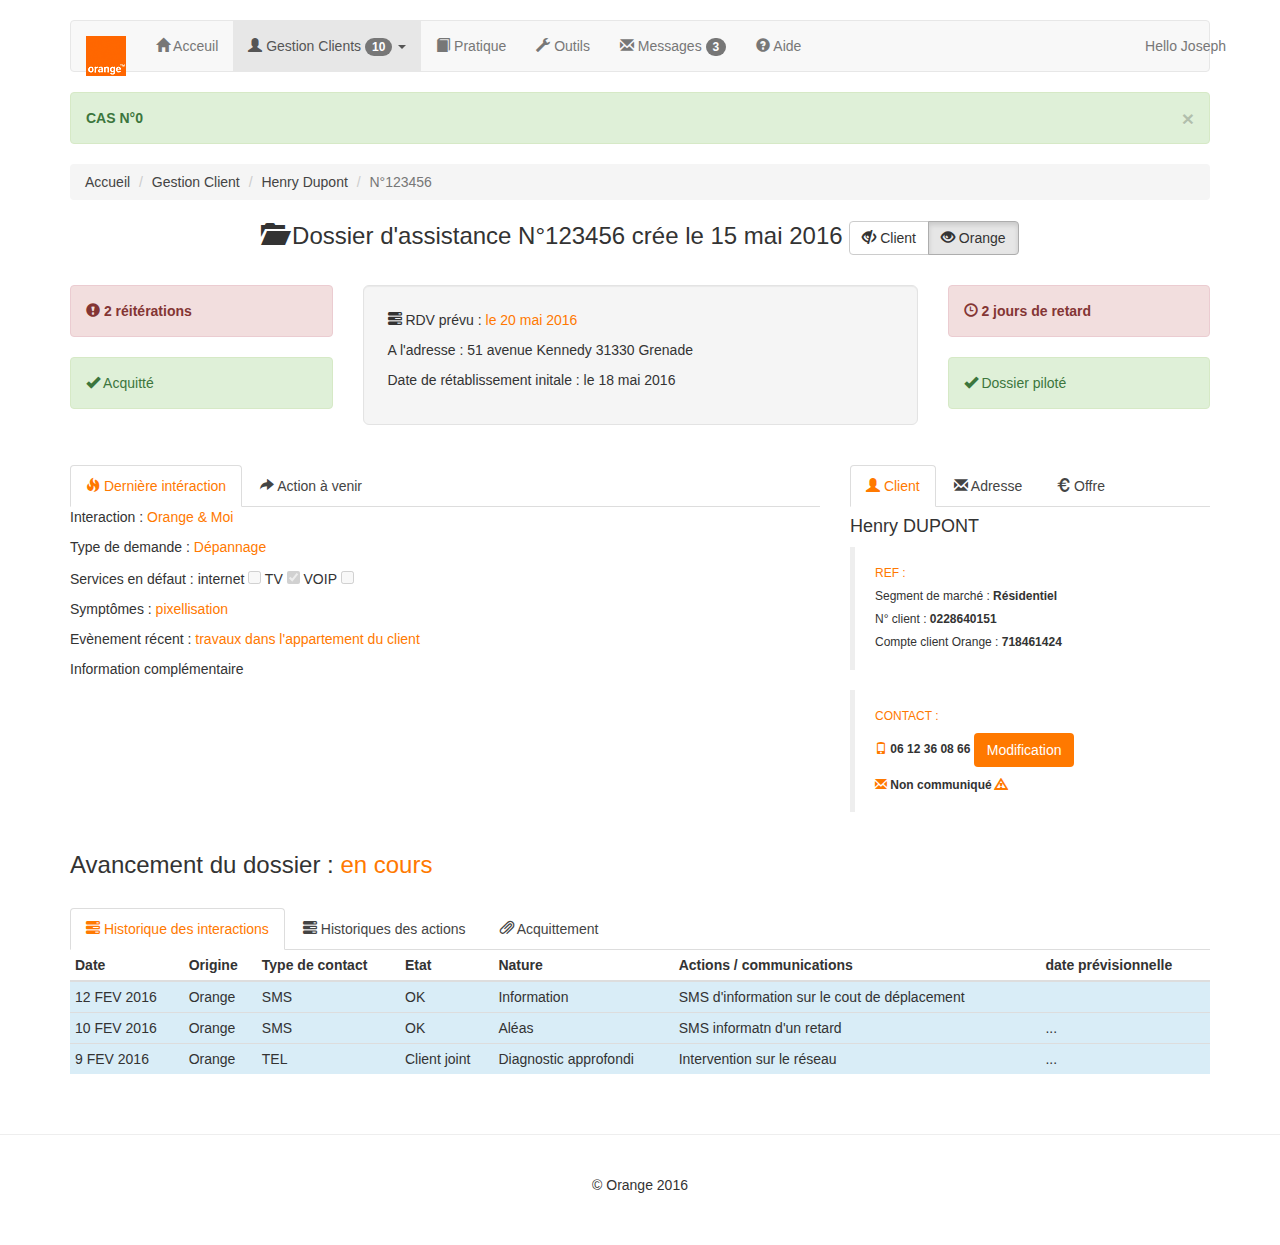
<file: index.html>
<!DOCTYPE html>
<html lang="en">

<head>
  <meta charset="utf-8">
  <meta http-equiv="X-UA-Compatible" content="IE=edge">
  <meta name="viewport" content="width=device-width, initial-scale=1">
  <meta name="description" content="">
  <meta name="author" content="Serafini, Boulanger">
  <link rel="icon" href="icon/orange.ico">

  <title>Mon Dossier d'assistance</title>

  <!-- Bootstrap core CSS -->
  <link href="css/bootstrap.min.css" rel="stylesheet">
  <!-- <link href="https://maxcdn.bootstrapcdn.com/bootswatch/3.2.0/united/bootstrap.min.css" rel="stylesheet" data-mbcode_theme="true"> -->

  <!-- Custom styles for this template -->
  <link href="css/normalize.css" rel="stylesheet">
  <link href="css/justified-nav.css" rel="stylesheet">
  <!--link href="css/orange.bootstrap.min.css" rel="stylesheet"-->
  <!--link href="css/orange.main.less" rel="stylesheet"-->
  <link href="css/specific.css" rel="stylesheet">
  <!-- <link href="css/theme.less" rel="stylesheet"> -->

  <!-- HTML5 shim and Respond.js IE8 support of HTML5 elements and media queries -->
  <!--[if lt IE 9]>
  <script src="https://oss.maxcdn.com/html5shiv/3.7.2/html5shiv.min.js"></script>
  <script src="https://oss.maxcdn.com/respond/1.4.2/respond.min.js"></script>
  <!--[endif]---->
</head>

<body>
  <!-- header -->
  <div class="container">
    <div class="masthead">
      <nav role="navigation" class="navbar  navbar-default ">
        <!-- navbar-fixed-top -->
        <div class="container">
          <!-- Brand and toggle get grouped for better mobile display -->
          <div class="navbar-header">
            <button type="button" class="navbar-toggle collapsed" data-toggle="collapse" data-target="#bs-example-navbar-collapse-1" aria-expanded="false">
              <span class="sr-only">Toggle navigation</span>
              <span class="icon-bar"></span>
              <span class="icon-bar"></span>
              <span class="icon-bar"></span>
            </button>
            <a class="navbar-brand" href="#"><img alt="Brand" src="img/orange_logo.png"></a>
          </div>

          <!-- Collect the nav links, forms, and other content for toggling -->
          <div class="collapse navbar-collapse" id="bs-example-navbar-collapse-1">
            <ul class="nav navbar-nav">
              <li><a href="#"><span class="glyphicon glyphicon-home" aria-hidden="true"></span> Acceuil<span class="sr-only">(current)</span></a></li>
              <li class="dropdown active">
                <a href="#" class="dropdown-toggle" data-toggle="dropdown" role="button" aria-haspopup="true" aria-expanded="false">
                  <span class="glyphicon glyphicon-user" aria-hidden="true"></span> Gestion Clients <span class="badge">10</span> <span class="caret"></span></a>
                <ul class="dropdown-menu">


                  <li><a href="123451_tech.html">Dossier 123451</a></li>
                  <li><a href="123452_tech.html">Dossier 123452</a></li>
                  <li><a href="123453_tech.html">Dossier 123453</a></li>
                  <li><a href="123454_tech.html">Dossier 123454</a></li>
                  <li><a href="123455_tech.html">Dossier 123455</a></li>
                  <li><a href="index.html">Dossier 123456</a></li>
                </ul>

              </li>
              <li><a href="index.html#"><span class="glyphicon glyphicon-book" aria-hidden="true"></span> Pratique</a></li>
              <li><a href="index.html#"><span class="glyphicon glyphicon-wrench" aria-hidden="true"></span> Outils</a></li>
              <li><a href="index.html#"><span class="glyphicon glyphicon-envelope" aria-hidden="true"></span> Messages <span class="badge">3</span></a></li>
              <li><a href="index.html#"><span class="glyphicon glyphicon-question-sign" aria-hidden="true"></span> Aide</a></li>

            </ul>

            <p class="navbar-text navbar-right">Hello <a href="#" class="navbar-link">Joseph</a></p>
          </div>
          <!-- /.navbar-collapse -->
        </div>
        <!-- /.container-fluid -->
      </nav>


    </div>
    <!-- masterhead -->
  </div>
  <!-- header -->

  <!-- container dossier d'assistance spécifique -->
  <div id="assitance" class="container">
    <!-- message temporaire pour la demo maquette -->
    <div id="message" class="">
      <i class="fa fa-star"></i>
      <div style="" class="alert alert-success">
        <button type="button" class="close" data-dismiss="alert" aria-hidden="true">×</button>
        <strong>CAS N°0</strong>
      </div>
    </div>
    <!-- bare de navigation -->
    <ol class="breadcrumb">
      <li><a href="#">Accueil</a></li>
      <li><a href="#">Gestion Client</a></li>
      <li><a href="#">Henry Dupont</a></li>
      <li class="active">N°123456</li>
    </ol>

    <h3 class="text-center">
        <span class="glyphicon glyphicon-folder-open" aria-hidden="true"></span>   Dossier d'assistance N°123456 crée le 15 mai 2016

        <div class="btn-group" role="group" aria-label="...">
              <a class="btn btn-default" href="index_client.html" role="button"><span class="glyphicon glyphicon-eye-close" aria-hidden="true"></span> Client</a>
              <a class="btn btn-default active" href="index.html" role="button"><span class="glyphicon glyphicon-eye-open" aria-hidden="true"></span> Orange</a>
          </div>
        <i class="fa fa-archive"></i>
      </h3>

    <br>
    <!-- a virer, gérer le padding -->
    <div id="row-rdv" class="row">
      <div class="col-md-3">
        <div class="alert alert-danger" role="alert"><a href="#" class="alert-link"><span class="glyphicon glyphicon-exclamation-sign" aria-hidden="true"></span> 2 réitérations</a></div>
        <div class="alert alert-success" role="alert"><span class="glyphicon glyphicon-ok" aria-hidden="true"></span> Acquitté</div>
      </div>
      <div class="col-md-6">
        <div class="well well-lg">

          <p><span class="glyphicon glyphicon-tasks" aria-hidden="true"></span> RDV prévu : <span class="digital_orange_color">le 20 mai 2016</span></p>
          <p>A l'adresse : 51 avenue Kennedy 31330 Grenade</p>
          <p>Date de rétablissement initale : le 18 mai 2016</p>
        </div>
      </div>
      <div class="col-md-3">
        <div class="alert alert-danger" role="alert"><a href="#" class="alert-link"><span class="glyphicon glyphicon-time" aria-hidden="true"></span> 2 jours de retard</a></div>
        <div class="alert alert-success" role="alert"><span class="glyphicon glyphicon-ok" aria-hidden="true"></span> Dossier piloté</div>
      </div>
    </div>
    <!-- row-rdv -->
    <br>
    <!-- a virer, gérer le padding -->
    <div id="row-actions" class="row">
      <div id="col-actions" class="col-md-8">
        <ul class="nav nav-tabs">
          <li class="active"><a data-toggle="tab" href="#last"><span class="glyphicon glyphicon-fire" aria-hidden="true"></span> Dernière intéraction</a></li>
          <li><a data-toggle="tab" href="#action"><span class="glyphicon glyphicon-share-alt" aria-hidden="true"></span> Action à venir</a></li>
        </ul>
        <div class="tab-content">
          <div id="last" class="tab-pane fade in active">
            <p>Interaction : <span class="digital_orange_color">Orange &amp; Moi</span></p>
            <p>Type de demande : <span class="digital_orange_color">Dépannage</span></p>
            <p>Services en défaut : internet
              <input type="checkbox" value="" disabled> TV
              <input class="digital_orange_color" type="checkbox" value="" checked="checked" disabled> VOIP
              <input type="checkbox" value="" disabled>
            </p>
            <p>Symptômes : <span class="digital_orange_color">pixellisation</span></p>
            <p>Evènement récent : <span class="digital_orange_color">travaux dans l'appartement du client</span></p>
            <p>Information complémentaire</p>
          </div>
          <div id="action" class="tab-pane fade">
            <table class="table table-hover table-condensed">
              <!-- <caption>Interaction/action</caption> -->
              <thead>
                <tr>
                  <th>Date</th>
                  <th>Acteur</th>
                  <th>description</th>
                  <th>RDV</th>
                  <th>Cout</th>
                </tr>
              </thead>
              <tbody>
                <tr class="warning">
                  <td>12 FEV 2016</td>
                  <td>Orange</td>
                  <td>descritption de l'action à venir</td>
                  <td></td>
                  <td></td>
                </tr>
                <tr class="success">
                  <td>10 FEV 2016</td>
                  <td>Orange</td>
                  <td>descritption de l'action à venir</td>
                  <td>
                    <input type="checkbox" value="" disabled>
                  </td>
                  <td>69€</td>
                </tr>
                <tr class="info">
                  <td>8 FEV 2016</td>
                  <td>Orange</td>
                  <td>descritption de l'action à venir</td>
                  <td>
                    <input type="checkbox" value="" disabled>
                  </td>
                  <td>19€</td>
                </tr>
                <tr class="info">
                  <td>5 FEV 2016</td>
                  <td>Orange</td>
                  <td>descritption de l'action à venir</td>
                  <td>
                    <input type="checkbox" value="">
                  </td>
                  <td>89€</td>
                </tr>
              </tbody>
            </table>
          </div>
        </div>
      </div>
      <!-- col-actions -->
      <div id="col-info_client" class="col-md-4">
        <ul class="nav nav-tabs">
          <li class="active"><a data-toggle="tab" href="#client"><span class="glyphicon glyphicon-user" aria-hidden="true"></span> Client</a></li>
          <li><a data-toggle="tab" href="#adresse"><span class="glyphicon glyphicon-envelope" aria-hidden="true"></span> Adresse</a></li>
          <li><a data-toggle="tab" href="#offre"><span class="glyphicon glyphicon-euro" aria-hidden="true"></span> Offre</a></li>
          <li></li>
        </ul>
        <div class="tab-content">
          <div id="client" class="tab-pane fade in active">
            <h4>Henry DUPONT</h4>
            <blockquote>
              <h6 class="digital_orange_color">REF : </h6>
              <h6>Segment de marché : <strong>Résidentiel</strong></h6>
              <h6>N° client : <strong>0228640151</strong></h6>
              <h6>Compte client Orange : <strong>718461424</strong></h6>
            </blockquote>
            <blockquote>
              <h6 class="digital_orange_color">CONTACT : </h6>
              <h6>
                    <span class="glyphicon glyphicon-phone digital_orange_color" aria-hidden="true">
                    </span> <strong>06 12 36 08 66   </strong>
                    <button type="button" class="btn">Modification</button>
                  </h6>
              <h6>
                    <span class="glyphicon glyphicon-envelope digital_orange_color" aria-hidden="true"></span>
                    <strong>Non communiqué</strong>
                    <span class="glyphicon glyphicon-warning-sign digital_orange_color" aria-hidden="true"></span>
                  </h6>
              <p></p>
            </blockquote>
          </div>
          <div id="adresse" class="tab-pane fade">
            <h3>adresse</h3>
          </div>
          <div id="offre" class="tab-pane fade">
            <h3>Offre</h3>
          </div>
        </div>
      </div>
      <!-- col-info_client -->
    </div>
    <!-- row-actions -->

    <h3><p>Avancement du dossier : <span class="digital_orange_color">en cours</span></p></h3>

    <br>
    <!-- a virer, gérer le padding -->
    <div id="row-historique" class="row">
      <div id="col-historique" class="col-md-12">
        <ul class="nav nav-tabs">
          <li class="active"><a data-toggle="tab" href="#historique-interactions"><span class="glyphicon glyphicon-tasks" aria-hidden="true"></span> Historique des interactions</a></li>
          <li><a data-toggle="tab" href="#historique-actions"><span class="glyphicon glyphicon-tasks" aria-hidden="true"></span> Historiques des actions</a></li>
          <li><a data-toggle="tab" href="#historique-acquittement"><span class="glyphicon glyphicon-paperclip" aria-hidden="true"></span> Acquittement</a></li>
        </ul>
        <div class="tab-content">
          <div id="historique-interactions" class="tab-pane fade in active">

            <table class="table table-hover table-condensed">
              <!-- <caption>Interaction/action</caption> -->

              <thead>
                <tr>
                  <th>Date</th>
                  <th>Origine</th>
                  <th>Type de contact</th>
                  <th>Etat</th>
                  <th>Nature</th>
                  <th>Actions / communications</th>
                  <th>date prévisionnelle</th>
                </tr>
              </thead>
              <tbody>
                <tr class="info">
                  <td>12 FEV 2016</td>
                  <td>Orange</td>
                  <td>SMS</td>
                  <td>OK</td>
                  <td>Information</td>
                  <td>SMS d'information sur le cout de déplacement</td>
                  <td></td>
                </tr>
                <tr class="info">
                  <td>10 FEV 2016</td>
                  <td>Orange</td>
                  <td>SMS</td>
                  <td>OK</td>
                  <td>Aléas</td>
                  <td>SMS informatn d'un retard</td>
                  <td>...</td>
                </tr>
                <tr class="info">
                  <td>9 FEV 2016</td>
                  <td>Orange</td>
                  <td>TEL</td>
                  <td>Client joint</td>
                  <td>Diagnostic approfondi</td>
                  <td>Intervention sur le réseau</td>
                  <td>...</td>
                </tr>
              </tbody>
            </table>
          </div>
          <div id="historique-actions" class="tab-pane fade">
            <table class="table table-hover table-condensed">
              <!-- <caption>Interaction/action</caption> -->
              <thead>
                <tr>
                  <th>Date</th>
                  <th>Acteur</th>
                  <th>Etat</th>
                  <th>Nature</th>
                  <th>Compte rendu</th>
                  <th>Vérifications de bon fonctionnement</th>
                  <th>Suite à donner</th>
                </tr>
              </thead>
              <tbody>
                <tr class="info">
                  <td>12 FEV 2016</td>
                  <td>Orange</td>
                  <td>Réalisée</td>
                  <td></td>
                  <td></td>
                  <td></td>
                  <td></td>
                </tr>
                <tr class="info">
                  <td>10 FEV 2016</td>
                  <td>Orange</td>
                  <td>Reportée</td>
                  <td></td>
                  <td></td>
                  <td></td>
                  <td>...</td>
                </tr>
                <tr class="info">
                  <td>9 FEV 2016</td>
                  <td>Orange</td>
                  <td>Annulée</td>
                  <td></td>
                  <td></td>
                  <td></td>
                  <td>...</td>
                </tr>
              </tbody>
            </table>
          </div>
          <div id="historique-acquittement" class="tab-pane fade">
            Acquittements
          </div>
        </div>
      </div>
      <!-- col-historique -->
    </div>
    <!-- row-historique -->



  </div>
  <!-- container assistance -->

  <!-- Site footer -->
  <div class="footer">
    <p>© Orange 2016</p>
  </div>
  <!-- /container -->

  <!-- Bootstrap core JavaScript
          ================================================== -->
  <!-- Placed at the end of the document so the pages load faster -->
  <script src="js/jquery-1.12.1.min.js"></script>
  <script src="js/bootstrap.min.js"></script>
</body>

</html>
</file>
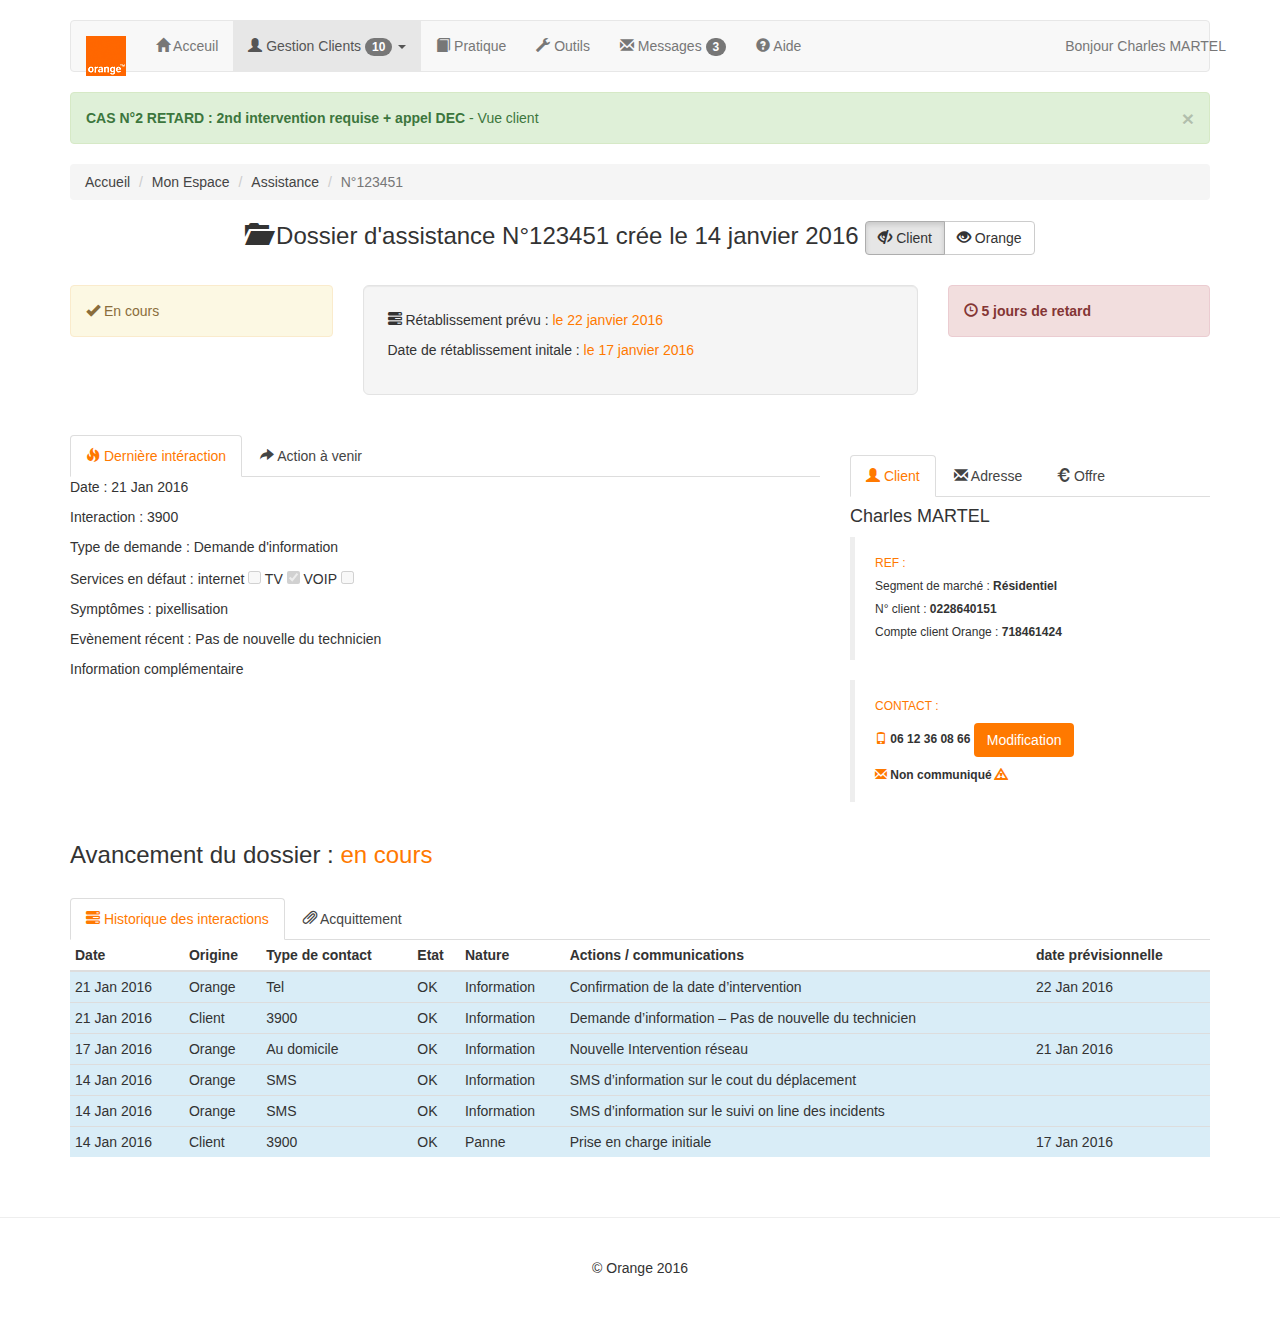
<file: 123451_client.html>
<!DOCTYPE html>
<html lang="en">

<head>
  <meta charset="utf-8">
  <meta http-equiv="X-UA-Compatible" content="IE=edge">
  <meta name="viewport" content="width=device-width, initial-scale=1">
  <meta name="description" content="">
  <meta name="author" content="Serafini, Boulanger">
  <link rel="icon" href="icon/orange.ico">

  <title>Mon Dossier d'assistance</title>

  <!-- Bootstrap core CSS -->
  <link href="css/bootstrap.min.css" rel="stylesheet">
  <!-- <link href="https://maxcdn.bootstrapcdn.com/bootswatch/3.2.0/united/bootstrap.min.css" rel="stylesheet" data-mbcode_theme="true"> -->

  <!-- Custom styles for this template -->
  <link href="css/normalize.css" rel="stylesheet">
  <link href="css/justified-nav.css" rel="stylesheet">
  <!--link href="css/orange.bootstrap.min.css" rel="stylesheet"-->
  <!--link href="css/orange.main.less" rel="stylesheet"-->
  <link href="css/specific.css" rel="stylesheet">
  <!-- <link href="css/theme.less" rel="stylesheet"> -->

  <!-- HTML5 shim and Respond.js IE8 support of HTML5 elements and media queries -->
  <!--[if lt IE 9]>
  <script src="https://oss.maxcdn.com/html5shiv/3.7.2/html5shiv.min.js"></script>
  <script src="https://oss.maxcdn.com/respond/1.4.2/respond.min.js"></script>
  <!--[endif]---->
</head>

<body>
  <!-- header -->
  <div class="container">
    <div class="masthead">
      <nav role="navigation" class="navbar  navbar-default ">
        <!-- navbar-fixed-top -->
        <div class="container">
          <!-- Brand and toggle get grouped for better mobile display -->
          <div class="navbar-header">
            <button type="button" class="navbar-toggle collapsed" data-toggle="collapse" data-target="#bs-example-navbar-collapse-1" aria-expanded="false">
              <span class="sr-only">Toggle navigation</span>
              <span class="icon-bar"></span>
              <span class="icon-bar"></span>
              <span class="icon-bar"></span>
            </button>
            <a class="navbar-brand" href="#"><img alt="Brand" src="img/orange_logo.png"></a>
          </div>

          <!-- Collect the nav links, forms, and other content for toggling -->
          <div class="collapse navbar-collapse" id="bs-example-navbar-collapse-1">
            <ul class="nav navbar-nav">
              <li>
                <a href="#">
                  <span class="glyphicon glyphicon-home" aria-hidden="true"></span>
                  Acceuil<span class="sr-only">(current)</span>
                </a>
              </li>
              <li class="dropdown active">
                <a href="#" class="dropdown-toggle" data-toggle="dropdown" role="button" aria-haspopup="true" aria-expanded="false">
                  <span class="glyphicon glyphicon-user" aria-hidden="true"></span>
                  Gestion Clients
                  <span class="badge">10</span>
                  <span class="caret"></span>
                </a>
                <ul class="dropdown-menu">
                  <li>
                    <a href="123451_tech.html">Dossier 123451</a>
                  </li>
                  <li>
                    <a href="123452_tech.html">Dossier 123452</a>
                  </li>
                  <li>
                    <a href="123453_tech.html">Dossier 123453</a>
                  </li>
                  <li>
                    <a href="123454_tech.html">Dossier 123454</a>
                  </li>
                  <li>
                    <a href="123455_tech.html">Dossier 123455</a>
                  </li>
                  <li>
                    <a href="index.html">Dossier 123456</a>
                  </li>
                </ul>
              </li>
              <li>
                <a href="index.html#">
                  <span class="glyphicon glyphicon-book" aria-hidden="true"></span>
                  Pratique</a>
              </li>
              <li>
                <a href="index.html#">
                  <span class="glyphicon glyphicon-wrench" aria-hidden="true"></span>
                  Outils</a>
              </li>
              <li>
                <a href="index.html#">
                  <span class="glyphicon glyphicon-envelope" aria-hidden="true"></span>
                  Messages
                  <span class="badge">3</span>
                </a>
              </li>
              <li>
                <a href="index.html#">
                  <span class="glyphicon glyphicon-question-sign" aria-hidden="true"></span>
                  Aide</a>
              </li>

            </ul>



            <p class="navbar-text navbar-right">Bonjour <a href="#" class="navbar-link">Charles MARTEL</a></p>
          </div>
          <!-- /.navbar-collapse -->
        </div>
        <!-- /.container-fluid -->
      </nav>


    </div>
    <!-- masterhead -->
  </div>
  <!-- header -->

  <!-- container dossier d'assistance spécifique -->
  <div id="assitance" class="container">
    <!-- message temporaire pour la demo maquette -->
    <div id="message" class="">
      <i class="fa fa-star"></i>
      <div style="" class="alert alert-success">
        <button type="button" class="close" data-dismiss="alert" aria-hidden="true">×</button>
        <strong>CAS N°2 RETARD : 2nd intervention requise + appel DEC</strong> - Vue client
      </div>
    </div>
    <!-- bare de navigation -->
    <ol class="breadcrumb">
      <li><a href="#">Accueil</a></li>
      <li><a href="#">Mon Espace</a></li>
      <li><a href="#">Assistance</a></li>
      <li class="active">N°123451</li>
    </ol>

    <h3 class="text-center">
        <span class="glyphicon glyphicon-folder-open" aria-hidden="true"></span>   Dossier d'assistance N°123451 crée le 14 janvier 2016

        <div class="btn-group" role="group" aria-label="...">
          <a class="btn btn-default active" href="123451_client.html" role="button"><span class="glyphicon glyphicon-eye-close" aria-hidden="true"></span> Client</a>
          <a class="btn btn-default" href="123451_tech.html" role="button"><span class="glyphicon glyphicon-eye-open" aria-hidden="true"></span> Orange</a>
        </div>

        <i class="fa fa-archive"></i>
      </h3>
    <br>
    <!-- a virer, gérer le padding -->
    <div id="row-rdv" class="row">
      <div class="col-md-3">
        <div class="alert alert-warning" role="alert"><span class="glyphicon glyphicon-ok" aria-hidden="true"></span> En cours</div>
      </div>
      <div class="col-md-6">
        <div class="well well-lg">

          <p><span class="glyphicon glyphicon-tasks" aria-hidden="true"></span> Rétablissement prévu : <span class="digital_orange_color">le 22 janvier 2016</span></p>
          <p>Date de rétablissement initale : <span class="digital_orange_color">le 17 janvier 2016</span></p>
        </div>
      </div>
      <div class="col-md-3">
        <div class="alert alert-danger" role="alert"><a href="#" class="alert-link"><span class="glyphicon glyphicon-time" aria-hidden="true"></span> 5 jours de retard</a></div>
      </div>
    </div>
    <!-- row-rdv -->
    <br>
    <!-- a virer, gérer le padding -->
    <div id="row-actions" class="row">
      <div id="col-actions" class="col-md-8">
        <ul class="nav nav-tabs">
          <li class="active"><a data-toggle="tab" href="#last"><span class="glyphicon glyphicon-fire" aria-hidden="true"></span> Dernière intéraction</a></li>
          <li><a data-toggle="tab" href="#action"><span class="glyphicon glyphicon-share-alt" aria-hidden="true"></span> Action à venir</a></li>
        </ul>
        <div class="tab-content">
          <div id="last" class="tab-pane fade in active">
            <p>Date : 21 Jan 2016</p>
            <p>Interaction : 3900</p>
            <p>Type de demande : Demande d'information</p>
            <p>Services en défaut : internet
              <input type="checkbox" value="" disabled> TV
              <input type="checkbox" value="" checked="" disabled> VOIP
              <input type="checkbox" value="" disabled>
            </p>
            <p>Symptômes : pixellisation</p>
            <p>Evènement récent : Pas de nouvelle du technicien</p>
            <p>Information complémentaire</p>
          </div>
          <div id="action" class="tab-pane fade">
            <table class="table table-hover table-condensed">
              <!-- <caption>Interaction/action</caption> -->
              <thead>
                <tr>
                  <th>Date</th>
                  <th>Acteur</th>
                  <th>description</th>
                  <th>RDV</th>
                  <th>Cout</th>
                </tr>
              </thead>
              <tbody>
                <tr class="info">
                  <td>22 Jan 2016</td>
                  <td>Orange</td>
                  <td>Intervention sur réseau</td>
                  <td>
                    <input type="checkbox" value="" disabled>
                  </td>
                  <td>0€</td>
                </tr>
              </tbody>
            </table>
          </div>
        </div>
      </div>
      <!-- col-actions -->
      <br/>
      <div id="col-info_client" class="col-md-4">
        <ul class="nav nav-tabs">
          <li class="active"><a data-toggle="tab" href="#client"><span class="glyphicon glyphicon-user" aria-hidden="true"></span> Client</a></li>
          <li><a data-toggle="tab" href="#adresse"><span class="glyphicon glyphicon-envelope" aria-hidden="true"></span> Adresse</a></li>
          <li><a data-toggle="tab" href="#offre"><span class="glyphicon glyphicon-euro" aria-hidden="true"></span> Offre</a></li>
          <li></li>
        </ul>
        <div class="tab-content">
          <div id="client" class="tab-pane fade in active">
            <h4>Charles MARTEL</h4>
            <blockquote>
              <h6 class="digital_orange_color">REF : </h6>
              <h6>Segment de marché : <strong>Résidentiel</strong></h6>
              <h6>N° client : <strong>0228640151</strong></h6>
              <h6>Compte client Orange : <strong>718461424</strong></h6>
            </blockquote>
            <blockquote>
              <h6 class="digital_orange_color">CONTACT : </h6>
              <h6>
                    <span class="glyphicon glyphicon-phone digital_orange_color" aria-hidden="true">
                    </span> <strong>06 12 36 08 66   </strong>
                    <button type="button" class="btn">Modification</button>
                  </h6>
              <h6>
                    <span class="glyphicon glyphicon-envelope digital_orange_color" aria-hidden="true"></span>
                    <strong>Non communiqué</strong>
                    <span class="glyphicon glyphicon-warning-sign digital_orange_color" aria-hidden="true"></span>
                  </h6>
              <p></p>
            </blockquote>
          </div>
          <div id="adresse" class="tab-pane fade">
            <h3>Adresse</h3>
          </div>
          <div id="offre" class="tab-pane fade">
            <h3>Offre</h3>
          </div>
        </div>
      </div>
      <!-- col-info_client -->
    </div>
    <!-- row-actions -->

    <h3><p>Avancement du dossier : <span class="digital_orange_color">en cours</span></p></h3>

    <br>
    <!-- a virer, gérer le padding -->
    <div id="row-historique" class="row">
      <div id="col-historique" class="col-md-12">
        <ul class="nav nav-tabs">
          <li class="active"><a data-toggle="tab" href="#historique-interactions"><span class="glyphicon glyphicon-tasks" aria-hidden="true"></span> Historique des interactions</a></li>
          <li><a data-toggle="tab" href="#historique-acquittement"><span class="glyphicon glyphicon-paperclip" aria-hidden="true"></span> Acquittement</a></li>
        </ul>
        <div class="tab-content">
          <div id="historique-interactions" class="tab-pane fade in active">
            <!-- <caption>Interaction/action</caption> -->
            <table class="table table-hover table-condensed">
              <thead>
                <tr>
                  <th>Date</th>
                  <th>Origine</th>
                  <th>Type de contact</th>
                  <th>Etat</th>
                  <th>Nature</th>
                  <th>Actions / communications</th>
                  <th>date prévisionnelle</th>
                </tr>
              </thead>
              <tbody>
                <tr class="info">
                  <td>21 Jan 2016</td>
                  <td>Orange</td>
                  <td>Tel</td>
                  <td>OK</td>
                  <td>Information</td>
                  <td>Confirmation de la date d’intervention</td>
                  <td>22 Jan 2016</td>
                </tr>
                <tr class="info">
                  <td>21 Jan 2016</td>
                  <td>Client</td>
                  <td>3900</td>
                  <td>OK</td>
                  <td>Information</td>
                  <td>Demande d’information – Pas de nouvelle du technicien</td>
                  <td></td>
                </tr>
                <tr class="info">
                  <td>17 Jan 2016</td>
                  <td>Orange</td>
                  <td>Au domicile</td>
                  <td>OK</td>
                  <td>Information</td>
                  <td>Nouvelle Intervention réseau</td>
                  <td>21 Jan 2016</td>
                </tr>
                <tr class="info">
                  <td>14 Jan 2016</td>
                  <td>Orange</td>
                  <td>SMS</td>
                  <td>OK</td>
                  <td>Information</td>
                  <td>SMS d’information sur le cout du déplacement</td>
                  <td></td>
                </tr>
                <tr class="info">
                  <td>14 Jan 2016</td>
                  <td>Orange</td>
                  <td>SMS</td>
                  <td>OK</td>
                  <td>Information</td>
                  <td>SMS d’information sur le suivi on line des incidents</td>
                  <td></td>
                </tr>
                <tr class="info">
                  <td>14 Jan 2016</td>
                  <td>Client</td>
                  <td>3900</td>
                  <td>OK</td>
                  <td>Panne</td>
                  <td>Prise en charge initiale</td>
                  <td>17 Jan 2016</td>
                </tr>
              </tbody>
            </table>
          </div>

          <div id="historique-acquittement" class="tab-pane fade">
            Acquittements
          </div>
        </div>
      </div>
      <!-- col-historique -->
    </div>
    <!-- row-historique -->



  </div>
  <!-- container assistance -->

  <!-- Site footer -->
  <div class="footer">
    <p>© Orange 2016</p>
  </div>
  <!-- /container -->

  <!-- Bootstrap core JavaScript
          ================================================== -->
  <!-- Placed at the end of the document so the pages load faster -->
  <script src="js/jquery-1.12.1.min.js"></script>
  <script src="js/bootstrap.min.js"></script>

</body>

</html>
</file>
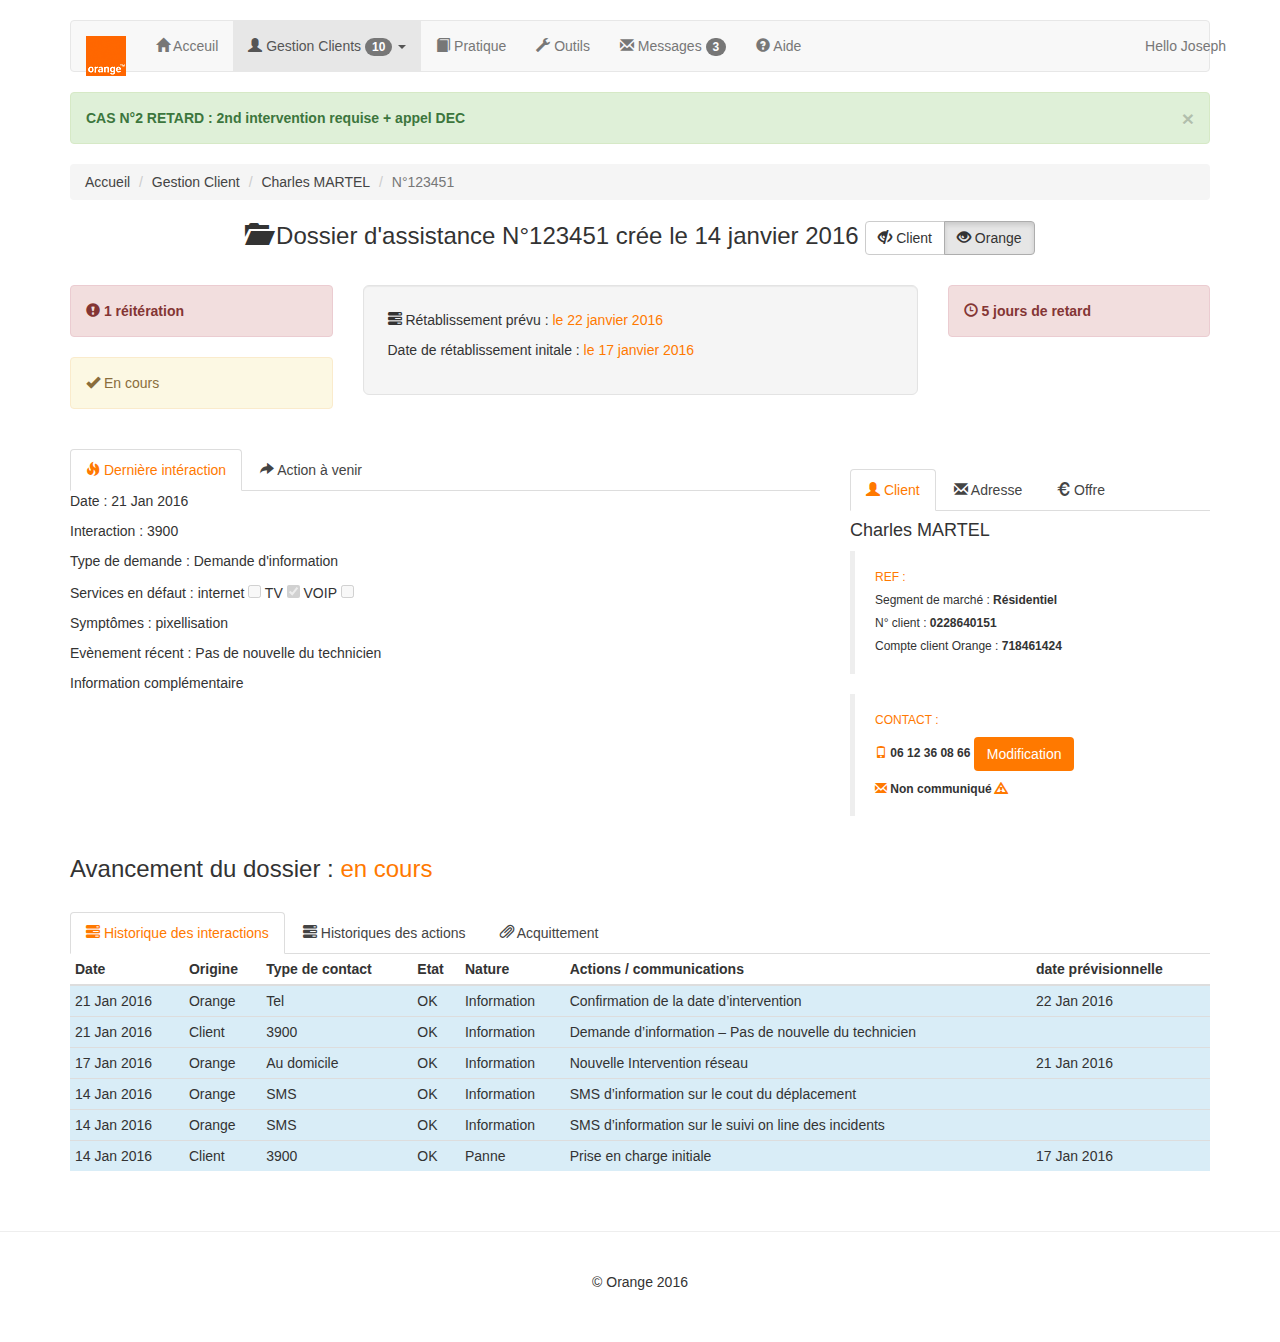
<file: 123451_tech.html>
<!DOCTYPE html>
<html lang="en">

<head>
  <meta charset="utf-8">
  <meta http-equiv="X-UA-Compatible" content="IE=edge">
  <meta name="viewport" content="width=device-width, initial-scale=1">
  <meta name="description" content="">
  <meta name="author" content="Serafini, Boulanger">
  <link rel="icon" href="icon/orange.ico">

  <title>Mon Dossier d'assistance</title>

  <!-- Bootstrap core CSS -->
  <link href="css/bootstrap.min.css" rel="stylesheet">
  <!-- <link href="https://maxcdn.bootstrapcdn.com/bootswatch/3.2.0/united/bootstrap.min.css" rel="stylesheet" data-mbcode_theme="true"> -->

  <!-- Custom styles for this template -->
  <link href="css/normalize.css" rel="stylesheet">
  <link href="css/justified-nav.css" rel="stylesheet">
  <!--link href="css/orange.bootstrap.min.css" rel="stylesheet"-->
  <!--link href="css/orange.main.less" rel="stylesheet"-->
  <link href="css/specific.css" rel="stylesheet">
  <!-- <link href="css/theme.less" rel="stylesheet"> -->

  <!-- HTML5 shim and Respond.js IE8 support of HTML5 elements and media queries -->
  <!--[if lt IE 9]>
  <script src="https://oss.maxcdn.com/html5shiv/3.7.2/html5shiv.min.js"></script>
  <script src="https://oss.maxcdn.com/respond/1.4.2/respond.min.js"></script>
  <!--[endif]---->
</head>

<body>
  <!-- header -->
  <div class="container">
    <div class="masthead">
      <nav role="navigation" class="navbar  navbar-default ">
        <!-- navbar-fixed-top -->
        <div class="container">
          <!-- Brand and toggle get grouped for better mobile display -->
          <div class="navbar-header">
            <button type="button" class="navbar-toggle collapsed" data-toggle="collapse" data-target="#bs-example-navbar-collapse-1" aria-expanded="false">
              <span class="sr-only">Toggle navigation</span>
              <span class="icon-bar"></span>
              <span class="icon-bar"></span>
              <span class="icon-bar"></span>
            </button>
            <a class="navbar-brand" href="#"><img alt="Brand" src="img/orange_logo.png"></a>
          </div>

          <!-- Collect the nav links, forms, and other content for toggling -->
          <div class="collapse navbar-collapse" id="bs-example-navbar-collapse-1">
            <ul class="nav navbar-nav">
              <li><a href="#"><span class="glyphicon glyphicon-home" aria-hidden="true"></span> Acceuil<span class="sr-only">(current)</span></a></li>
              <li class="dropdown active">
                <a href="#" class="dropdown-toggle" data-toggle="dropdown" role="button" aria-haspopup="true" aria-expanded="false">
                  <span class="glyphicon glyphicon-user" aria-hidden="true"></span> Gestion Clients <span class="badge">10</span> <span class="caret"></span></a>
                <ul class="dropdown-menu">
                  <li><a href="123451_tech.html">Dossier 123451</a></li>
                  <li><a href="123452_tech.html">Dossier 123452</a></li>
                  <li><a href="123453_tech.html">Dossier 123453</a></li>
                  <li><a href="123454_tech.html">Dossier 123454</a></li>
                  <li><a href="123455_tech.html">Dossier 123455</a></li>
                  <li><a href="index.html">Dossier 123456</a></li>
                </ul>
              </li>
              <li><a href="index.html#"><span class="glyphicon glyphicon-book" aria-hidden="true"></span> Pratique</a></li>
              <li><a href="index.html#"><span class="glyphicon glyphicon-wrench" aria-hidden="true"></span> Outils</a></li>
              <li><a href="index.html#"><span class="glyphicon glyphicon-envelope" aria-hidden="true"></span> Messages <span class="badge">3</span></a></li>
              <li><a href="index.html#"><span class="glyphicon glyphicon-question-sign" aria-hidden="true"></span> Aide</a></li>

            </ul>

            <p class="navbar-text navbar-right">Hello <a href="#" class="navbar-link">Joseph</a></p>
          </div>
          <!-- /.navbar-collapse -->
        </div>
        <!-- /.container-fluid -->
      </nav>


    </div>
    <!-- masterhead -->
  </div>
  <!-- header -->

  <!-- container dossier d'assistance spécifique -->
  <div id="assitance" class="container">
    <!-- message temporaire pour la demo maquette -->
    <div id="message" class="">
      <i class="fa fa-star"></i>
      <div style="" class="alert alert-success">
        <button type="button" class="close" data-dismiss="alert" aria-hidden="true">×</button>
        <strong>CAS N°2 RETARD : 2nd intervention requise + appel DEC</strong>
      </div>
    </div>
    <!-- bare de navigation -->
    <ol class="breadcrumb">
      <li><a href="#">Accueil</a></li>
      <li><a href="#">Gestion Client</a></li>
      <li><a href="#">Charles MARTEL</a></li>
      <li class="active">N°123451</li>
    </ol>

    <h3 class="text-center">
        <span class="glyphicon glyphicon-folder-open" aria-hidden="true"></span>   Dossier d'assistance N°123451 crée le 14 janvier 2016

        <div class="btn-group" role="group" aria-label="...">
          <a class="btn btn-default" href="123451_client.html" role="button"><span class="glyphicon glyphicon-eye-close" aria-hidden="true"></span> Client</a>
          <a class="btn btn-default active" href="123451_tech.html" role="button"><span class="glyphicon glyphicon-eye-open" aria-hidden="true"></span> Orange</a>
        </div>

        <i class="fa fa-archive"></i>
      </h3>
    <br>
    <!-- a virer, gérer le padding -->
    <div id="row-rdv" class="row">
      <div class="col-md-3">
        <div class="alert alert-danger" role="alert"><a href="#" class="alert-link"><span class="glyphicon glyphicon-exclamation-sign" aria-hidden="true"></span> 1 réitération</a></div>
        <div class="alert alert-warning" role="alert"><span class="glyphicon glyphicon-ok" aria-hidden="true"></span> En cours</div>
      </div>
      <div class="col-md-6">
        <div class="well well-lg">

          <p><span class="glyphicon glyphicon-tasks" aria-hidden="true"></span> Rétablissement prévu : <span class="digital_orange_color">le 22 janvier 2016</span></p>
          <p>Date de rétablissement initale : <span class="digital_orange_color">le 17 janvier 2016</span></p>
        </div>
      </div>
      <div class="col-md-3">
        <div class="alert alert-danger" role="alert"><a href="#" class="alert-link"><span class="glyphicon glyphicon-time" aria-hidden="true"></span> 5 jours de retard</a></div>
      </div>
    </div>
    <!-- row-rdv -->
    <br>
    <!-- a virer, gérer le padding -->
    <div id="row-actions" class="row">
      <div id="col-actions" class="col-md-8">
        <ul class="nav nav-tabs">
          <li class="active"><a data-toggle="tab" href="#last"><span class="glyphicon glyphicon-fire" aria-hidden="true"></span> Dernière intéraction</a></li>
          <li><a data-toggle="tab" href="#action"><span class="glyphicon glyphicon-share-alt" aria-hidden="true"></span> Action à venir</a></li>
        </ul>
        <div class="tab-content">
          <div id="last" class="tab-pane fade in active">
            <p>Date : 21 Jan 2016</p>
            <p>Interaction : 3900</p>
            <p>Type de demande : Demande d'information</p>
            <p>Services en défaut : internet
              <input type="checkbox" value="" disabled> TV
              <input type="checkbox" value="" checked="" disabled> VOIP
              <input type="checkbox" value="" disabled>
            </p>
            <p>Symptômes : pixellisation</p>
            <p>Evènement récent : Pas de nouvelle du technicien</p>
            <p>Information complémentaire</p>
          </div>
          <div id="action" class="tab-pane fade">
            <table class="table table-hover table-condensed">
              <!-- <caption>Interaction/action</caption> -->
              <thead>
                <tr>
                  <th>Date</th>
                  <th>Acteur</th>
                  <th>description</th>
                  <th>RDV</th>
                  <th>Cout</th>
                </tr>
              </thead>
              <tbody>
                <tr class="info">
                  <td>22 Jan 2016</td>
                  <td>Orange</td>
                  <td>Intervention sur réseau</td>
                  <td>
                    <input type="checkbox" value="" disabled>
                  </td>
                  <td>0€</td>
                </tr>
              </tbody>
            </table>
          </div>
        </div>
      </div>
      <!-- col-actions -->
      <br/>
      <div id="col-info_client" class="col-md-4">
        <ul class="nav nav-tabs">
          <li class="active"><a data-toggle="tab" href="#client"><span class="glyphicon glyphicon-user" aria-hidden="true"></span> Client</a></li>
          <li><a data-toggle="tab" href="#adresse"><span class="glyphicon glyphicon-envelope" aria-hidden="true"></span> Adresse</a></li>
          <li><a data-toggle="tab" href="#offre"><span class="glyphicon glyphicon-euro" aria-hidden="true"></span> Offre</a></li>
          <li></li>
        </ul>
        <div class="tab-content">
          <div id="client" class="tab-pane fade in active">
            <h4>Charles MARTEL</h4>
            <blockquote>
              <h6 class="digital_orange_color">REF : </h6>
              <h6>Segment de marché : <strong>Résidentiel</strong></h6>
              <h6>N° client : <strong>0228640151</strong></h6>
              <h6>Compte client Orange : <strong>718461424</strong></h6>
            </blockquote>
            <blockquote>
              <h6 class="digital_orange_color">CONTACT : </h6>
              <h6>
                    <span class="glyphicon glyphicon-phone digital_orange_color" aria-hidden="true">
                    </span> <strong>06 12 36 08 66   </strong>
                    <button type="button" class="btn">Modification</button>
                  </h6>
              <h6>
                    <span class="glyphicon glyphicon-envelope digital_orange_color" aria-hidden="true"></span>
                    <strong>Non communiqué</strong>
                    <span class="glyphicon glyphicon-warning-sign digital_orange_color" aria-hidden="true"></span>
                  </h6>
              <p></p>
            </blockquote>
          </div>
          <div id="adresse" class="tab-pane fade">
            <h3>Adresse</h3>
          </div>
          <div id="offre" class="tab-pane fade">
            <h3>Offre</h3>
          </div>
        </div>
      </div>
      <!-- col-info_client -->
    </div>
    <!-- row-actions -->

    <h3><p>Avancement du dossier : <span class="digital_orange_color">en cours</span></p></h3>

    <br>
    <!-- a virer, gérer le padding -->
    <div id="row-historique" class="row">
      <div id="col-historique" class="col-md-12">
        <ul class="nav nav-tabs">
          <li class="active"><a data-toggle="tab" href="#historique-interactions"><span class="glyphicon glyphicon-tasks" aria-hidden="true"></span> Historique des interactions</a></li>
          <li><a data-toggle="tab" href="#historique-actions"><span class="glyphicon glyphicon-tasks" aria-hidden="true"></span> Historiques des actions</a></li>
          <li><a data-toggle="tab" href="#historique-acquittement"><span class="glyphicon glyphicon-paperclip" aria-hidden="true"></span> Acquittement</a></li>
        </ul>
        <div class="tab-content">
          <div id="historique-interactions" class="tab-pane fade in active">
            <table class="table table-hover table-condensed">
              <!-- <caption>Interaction/action</caption> -->
              <thead>
                <tr>
                  <th>Date</th>
                  <th>Origine</th>
                  <th>Type de contact</th>
                  <th>Etat</th>
                  <th>Nature</th>
                  <th>Actions / communications</th>
                  <th>date prévisionnelle</th>
                </tr>
              </thead>
              <tbody>
                <tr class="info">
                  <td>21 Jan 2016</td>
                  <td>Orange</td>
                  <td>Tel</td>
                  <td>OK</td>
                  <td>Information</td>
                  <td>Confirmation de la date d’intervention</td>
                  <td>22 Jan 2016</td>
                </tr>
                <tr class="info">
                  <td>21 Jan 2016</td>
                  <td>Client</td>
                  <td>3900</td>
                  <td>OK</td>
                  <td>Information</td>
                  <td>Demande d’information – Pas de nouvelle du technicien</td>
                  <td></td>
                </tr>
                <tr class="info">
                  <td>17 Jan 2016</td>
                  <td>Orange</td>
                  <td>Au domicile</td>
                  <td>OK</td>
                  <td>Information</td>
                  <td>Nouvelle Intervention réseau</td>
                  <td>21 Jan 2016</td>
                </tr>
                <tr class="info">
                  <td>14 Jan 2016</td>
                  <td>Orange</td>
                  <td>SMS</td>
                  <td>OK</td>
                  <td>Information</td>
                  <td>SMS d’information sur le cout du déplacement</td>
                  <td></td>
                </tr>
                <tr class="info">
                  <td>14 Jan 2016</td>
                  <td>Orange</td>
                  <td>SMS</td>
                  <td>OK</td>
                  <td>Information</td>
                  <td>SMS d’information sur le suivi on line des incidents</td>
                  <td></td>
                </tr>
                <tr class="info">
                  <td>14 Jan 2016</td>
                  <td>Client</td>
                  <td>3900</td>
                  <td>OK</td>
                  <td>Panne</td>
                  <td>Prise en charge initiale</td>
                  <td>17 Jan 2016</td>
                </tr>
              </tbody>
            </table>
          </div>
          <div id="historique-actions" class="tab-pane fade">
            <table class="table table-hover table-condensed">
              <!-- <caption>Interaction/action</caption> -->
              <thead>
                <tr>
                  <th>Date</th>
                  <th>Acteur</th>
                  <th>Etat</th>
                  <th>Nature</th>
                  <th>Compte rendu</th>
                  <th>Vérifications de bon fonctionnement</th>
                  <th>Suite à donner</th>
                </tr>
              </thead>
              <tbody>
                <tr class="info">
                  <td>17 Jan 2016</td>
                  <td>UAT</td>
                  <td></td>
                  <td>Appel DEC</td>
                  <td>Demande d’information - TOC N°12563478</td>
                  <td></td>
                  <td>Rappel client par UI</td>
                </tr>
                <tr class="info">
                  <td>17 Jan 2016</td>
                  <td>UI</td>
                  <td></td>
                  <td>Interv PMS</td>
                  <td>Défaut au PC en hauteur</td>
                  <td>KO</td>
                  <td>REO sécurité</td>
                </tr>
                <tr class="info">
                  <td>14 Jan 2016</td>
                  <td>UAT</td>
                  <td></td>
                  <td>Prise en charge</td>
                  <td>Défaut au domicile </td>
                  <td></td>
                  <td>Inter PMS</td>
                </tr>
              </tbody>
            </table>
          </div>
          <div id="historique-acquittement" class="tab-pane fade">
            Acquittements
          </div>
        </div>
      </div>
      <!-- col-historique -->
    </div>
    <!-- row-historique -->



  </div>
  <!-- container assistance -->

  <!-- Site footer -->
  <div class="footer">
    <p>© Orange 2016</p>
  </div>
  <!-- /container -->

  <!-- Bootstrap core JavaScript
          ================================================== -->
  <!-- Placed at the end of the document so the pages load faster -->
  <script src="js/jquery-1.12.1.min.js"></script>
  <script src="js/bootstrap.min.js"></script>

</body>

</html>
</file>
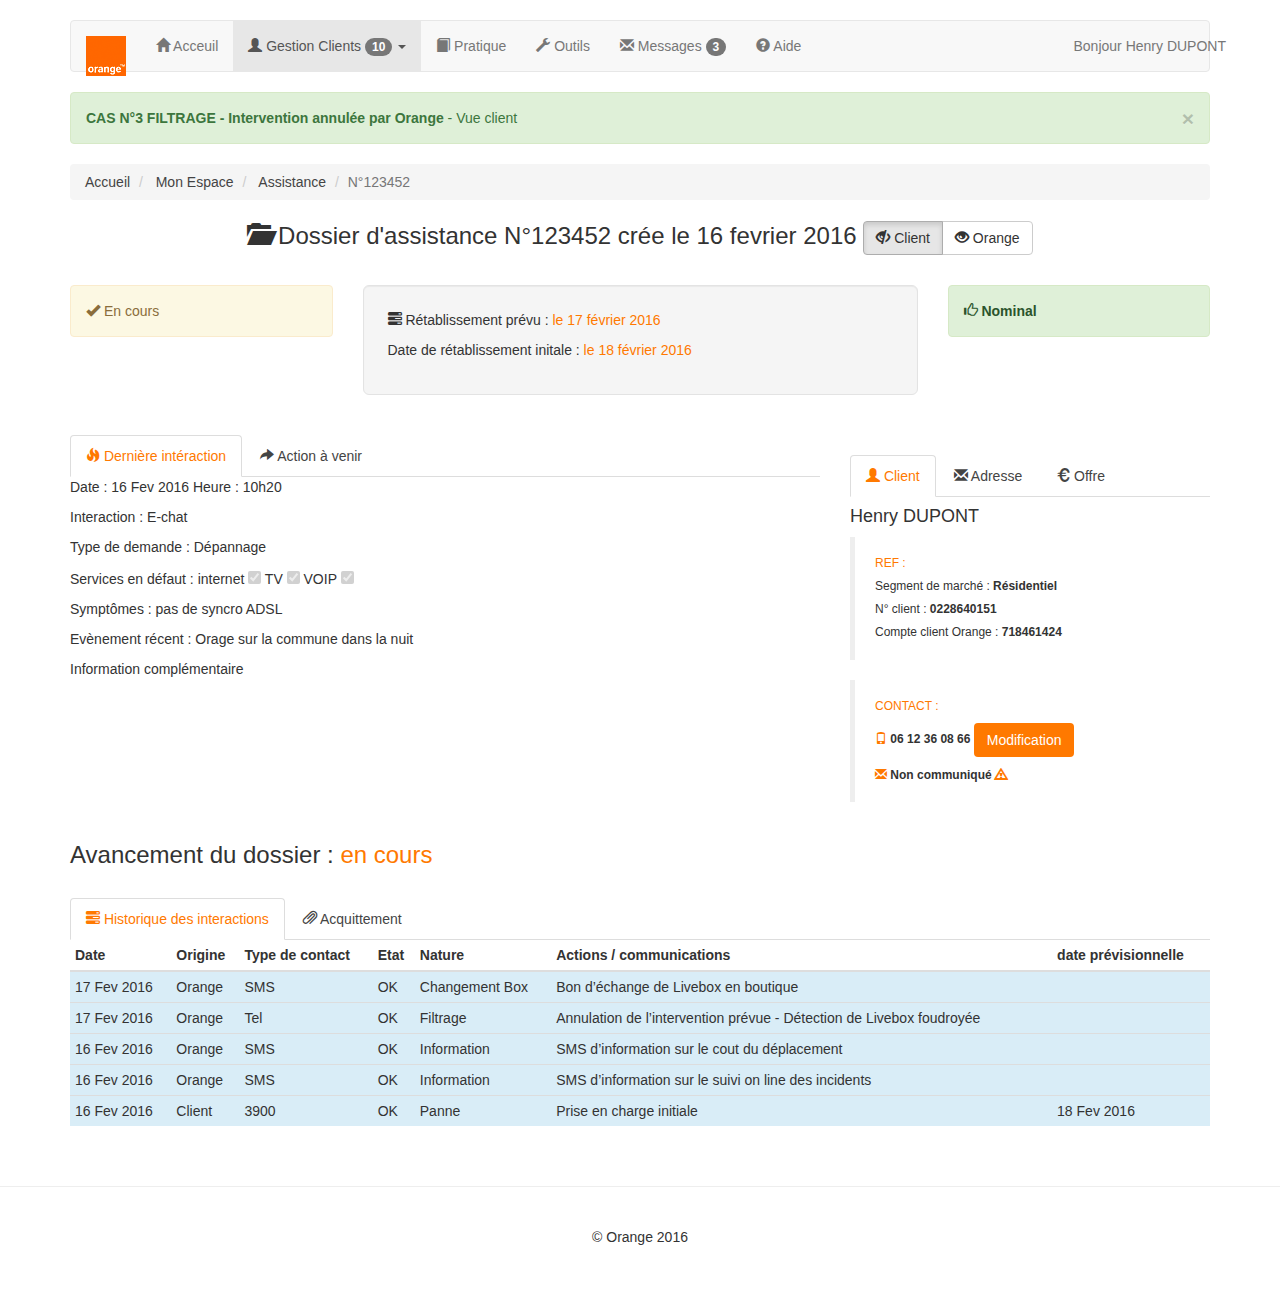
<file: 123452_client.html>
<!DOCTYPE html>
<html lang="en">

  <head>
    <meta charset="utf-8">
    <meta http-equiv="X-UA-Compatible" content="IE=edge">
    <meta name="viewport" content="width=device-width, initial-scale=1">
    <meta name="description" content="">
    <meta name="author" content="Serafini, Boulanger">
    <link rel="icon" href="icon/orange.ico">

    <title>Mon Dossier d'assistance</title>

    <!-- Bootstrap core CSS -->
    <link href="css/bootstrap.min.css" rel="stylesheet">
    <!-- <link href="https://maxcdn.bootstrapcdn.com/bootswatch/3.2.0/united/bootstrap.min.css" rel="stylesheet" data-mbcode_theme="true"> -->

    <!-- Custom styles for this template -->
    <link href="css/normalize.css" rel="stylesheet">
    <link href="css/justified-nav.css" rel="stylesheet">
    <!--link href="css/orange.bootstrap.min.css" rel="stylesheet"-->
    <!--link href="css/orange.main.less" rel="stylesheet"-->
    <link href="css/specific.css" rel="stylesheet">
    <!-- <link href="css/theme.less" rel="stylesheet"> -->

    <!-- HTML5 shim and Respond.js IE8 support of HTML5 elements and media queries -->
    <!--[if lt IE 9]> <script src="https://oss.maxcdn.com/html5shiv/3.7.2/html5shiv.min.js"></script> <script src="https://oss.maxcdn.com/respond/1.4.2/respond.min.js"></script> <!--[endif]---->
  </head>

  <body>
    <!-- header -->
    <div class="container">
      <div class="masthead">
        <nav role="navigation" class="navbar  navbar-default ">
          <!-- navbar-fixed-top -->
          <div class="container">
            <!-- Brand and toggle get grouped for better mobile display -->
            <div class="navbar-header">
              <button type="button" class="navbar-toggle collapsed" data-toggle="collapse" data-target="#bs-example-navbar-collapse-1" aria-expanded="false">
                <span class="sr-only">Toggle navigation</span>
                <span class="icon-bar"></span>
                <span class="icon-bar"></span>
                <span class="icon-bar"></span>
              </button>
              <a class="navbar-brand" href="#"><img alt="Brand" src="img/orange_logo.png"></a>
            </div>

            <!-- Collect the nav links, forms, and other content for toggling -->
            <div class="collapse navbar-collapse" id="bs-example-navbar-collapse-1">
              <ul class="nav navbar-nav">
                <li>
                  <a href="#">
                    <span class="glyphicon glyphicon-home" aria-hidden="true"></span>
                    Acceuil<span class="sr-only">(current)</span>
                  </a>
                </li>
                <li class="dropdown active">
                  <a href="#" class="dropdown-toggle" data-toggle="dropdown" role="button" aria-haspopup="true" aria-expanded="false">
                    <span class="glyphicon glyphicon-user" aria-hidden="true"></span>
                    Gestion Clients
                    <span class="badge">10</span>
                    <span class="caret"></span>
                  </a>
                  <ul class="dropdown-menu">
                    <li>
                      <a href="123451_tech.html">Dossier 123451</a>
                    </li>
                    <li>
                      <a href="123452_tech.html">Dossier 123452</a>
                    </li>
                    <li>
                      <a href="123453_tech.html">Dossier 123453</a>
                    </li>
                    <li>
                      <a href="123454_tech.html">Dossier 123454</a>
                    </li>
                    <li>
                      <a href="123455_tech.html">Dossier 123455</a>
                    </li>
                    <li>
                      <a href="index.html">Dossier 123456</a>
                    </li>
                  </ul>
                </li>
                <li>
                  <a href="index.html#">
                    <span class="glyphicon glyphicon-book" aria-hidden="true"></span>
                    Pratique</a>
                </li>
                <li>
                  <a href="index.html#">
                    <span class="glyphicon glyphicon-wrench" aria-hidden="true"></span>
                    Outils</a>
                </li>
                <li>
                  <a href="index.html#">
                    <span class="glyphicon glyphicon-envelope" aria-hidden="true"></span>
                    Messages
                    <span class="badge">3</span>
                  </a>
                </li>
                <li>
                  <a href="index.html#">
                    <span class="glyphicon glyphicon-question-sign" aria-hidden="true"></span>
                    Aide</a>
                </li>

              </ul>


              <p class="navbar-text navbar-right">Bonjour
                <a href="#" class="navbar-link">Henry DUPONT</a>
              </p>
            </div>
            <!-- /.navbar-collapse -->
          </div>
          <!-- /.container-fluid -->
        </nav>

      </div>
      <!-- masterhead -->
    </div>
    <!-- header -->

    <!-- container dossier d'assistance spécifique -->
    <div id="assitance" class="container">
      <!-- message temporaire pour la demo maquette -->
      <div id="message" class="">
        <i class="fa fa-star"></i>
        <div style="" class="alert alert-success">
          <button type="button" class="close" data-dismiss="alert" aria-hidden="true">×</button>
          <strong>CAS N°3 FILTRAGE - Intervention annulée par Orange</strong>
          - Vue client
        </div>
      </div>
      <!-- bare de navigation -->
      <ol class="breadcrumb">
        <li>
          <a href="#">Accueil</a>
        </li>
        <li>
          <a href="#">Mon Espace</a>
        </li>
        <li>
          <a href="#">Assistance</a>
        </li>
        <li class="active">N°123452</li>
      </ol>

      <h3 class="text-center">
        <span class="glyphicon glyphicon-folder-open" aria-hidden="true"></span>
        Dossier d'assistance N°123452 crée le 16 fevrier 2016

        <div class="btn-group" role="group" aria-label="...">
          <a class="btn btn-default active" href="123452_client.html" role="button">
            <span class="glyphicon glyphicon-eye-close" aria-hidden="true"></span>
            Client</a>
          <a class="btn btn-default" href="123452_tech.html" role="button">
            <span class="glyphicon glyphicon-eye-open" aria-hidden="true"></span>
            Orange</a>
        </div>

        <i class="fa fa-archive"></i>
      </h3>
      <br>
      <!-- a virer, gérer le padding -->
      <div id="row-rdv" class="row">
        <div class="col-md-3">
          <div class="alert alert-warning" role="alert">
            <span class="glyphicon glyphicon-ok" aria-hidden="true"></span>
            En cours</div>
        </div>
        <div class="col-md-6">
          <div class="well well-lg">

            <p>
              <span class="glyphicon glyphicon-tasks" aria-hidden="true"></span>
              Rétablissement prévu : <span class="digital_orange_color">le 17 février 2016</span></p>
            <p>Date de rétablissement initale : <span class="digital_orange_color">le 18 février 2016</span></p>
          </div>
        </div>
        <div class="col-md-3">
          <div class="alert alert-success" role="alert">
            <a href="#" class="alert-link">
              <span class="glyphicon glyphicon-thumbs-up" aria-hidden="true"></span>
              Nominal</a>
          </div>
        </div>
      </div>
      <!-- row-rdv -->
      <br>
      <!-- a virer, gérer le padding -->
      <div id="row-actions" class="row">
        <div id="col-actions" class="col-md-8">
          <ul class="nav nav-tabs">
            <li class="active">
              <a data-toggle="tab" href="#last">
                <span class="glyphicon glyphicon-fire" aria-hidden="true"></span>
                Dernière intéraction</a>
            </li>
            <li>
              <a data-toggle="tab" href="#action">
                <span class="glyphicon glyphicon-share-alt" aria-hidden="true"></span>
                Action à venir</a>
            </li>
          </ul>
          <div class="tab-content">
            <div id="last" class="tab-pane fade in active">
              <p>Date : 16 Fev 2016 Heure : 10h20</p>
              <p>Interaction : E-chat</p>
              <p>Type de demande : Dépannage</p>
              <p>Services en défaut : internet
                <input type="checkbox" checked="" value="" disabled>
                TV
                <input type="checkbox" value="" checked="" disabled>
                VOIP
                <input type="checkbox" value="" checked="" disabled>
              </p>
              <p>Symptômes : pas de syncro ADSL</p>
              <p>Evènement récent : Orage sur la commune dans la nuit</p>
              <p>Information complémentaire</p>
            </div>
            <div id="action" class="tab-pane fade">
              <table class="table table-hover table-condensed">
                <!-- <caption>Interaction/action</caption> -->
                <thead>
                  <tr>
                    <th>Date</th>
                    <th>Acteur</th>
                    <th>description</th>
                    <th>RDV</th>
                    <th>Cout</th>
                  </tr>
                </thead>
                <tbody>
                  <tr class="info">
                    <td></td>
                    <td>Client</td>
                    <td>Acquittement pour clôture du dossier</td>
                    <td></td>
                    <td></td>
                  </tr>
                </tbody>
              </table>
            </div>
          </div>
        </div>
        <!-- col-actions -->
        <br/>
        <div id="col-info_client" class="col-md-4">
          <ul class="nav nav-tabs">
            <li class="active">
              <a data-toggle="tab" href="#client">
                <span class="glyphicon glyphicon-user" aria-hidden="true"></span>
                Client</a>
            </li>
            <li>
              <a data-toggle="tab" href="#adresse">
                <span class="glyphicon glyphicon-envelope" aria-hidden="true"></span>
                Adresse</a>
            </li>
            <li>
              <a data-toggle="tab" href="#offre">
                <span class="glyphicon glyphicon-euro" aria-hidden="true"></span>
                Offre</a>
            </li>
            <li></li>
          </ul>
          <div class="tab-content">
            <div id="client" class="tab-pane fade in active">
              <h4>Henry DUPONT</h4>
              <blockquote>
                <h6 class="digital_orange_color">REF :
                </h6>
                <h6>Segment de marché :
                  <strong>Résidentiel</strong>
                </h6>
                <h6>N° client :
                  <strong>0228640151</strong>
                </h6>
                <h6>Compte client Orange :
                  <strong>718461424</strong>
                </h6>
              </blockquote>
              <blockquote>
                <h6 class="digital_orange_color">CONTACT :
                </h6>
                <h6>
                  <span class="glyphicon glyphicon-phone digital_orange_color" aria-hidden="true"></span>
                  <strong>06 12 36 08 66
                  </strong>
                  <button type="button" class="btn">Modification</button>
                </h6>
                <h6>
                  <span class="glyphicon glyphicon-envelope digital_orange_color" aria-hidden="true"></span>
                  <strong>Non communiqué</strong>
                  <span class="glyphicon glyphicon-warning-sign digital_orange_color" aria-hidden="true"></span>
                </h6>
                <p></p>
              </blockquote>
            </div>
            <div id="adresse" class="tab-pane fade">
              <h3>Adresse</h3>
            </div>
            <div id="offre" class="tab-pane fade">
              <h3>Offre</h3>
            </div>
          </div>
        </div>
        <!-- col-info_client -->
      </div>
      <!-- row-actions -->

      <h3>
        <p>Avancement du dossier :
          <span class="digital_orange_color">en cours</span>
        </p>
      </h3>

      <br>
      <!-- a virer, gérer le padding -->
      <div id="row-historique" class="row">
        <div id="col-historique" class="col-md-12">
          <ul class="nav nav-tabs">
            <li class="active">
              <a data-toggle="tab" href="#historique-interactions">
                <span class="glyphicon glyphicon-tasks" aria-hidden="true"></span>
                Historique des interactions</a>
            </li>
            <li>
              <a data-toggle="tab" href="#historique-acquittement">
                <span class="glyphicon glyphicon-paperclip" aria-hidden="true"></span>
                Acquittement</a>
            </li>
          </ul>
          <div class="tab-content">
            <div id="historique-interactions" class="tab-pane fade in active">
              <!-- <caption>Interaction/action</caption> -->
              <table class="table table-hover table-condensed">
                <thead>
                  <tr>
                    <th>Date</th>
                    <th>Origine</th>
                    <th>Type de contact</th>
                    <th>Etat</th>
                    <th>Nature</th>
                    <th>Actions / communications</th>
                    <th>date prévisionnelle</th>
                  </tr>
                </thead>
                <tbody>
                  <tr class="info">
                    <td>17 Fev 2016</td>
                    <td>Orange</td>
                    <td>SMS</td>
                    <td>OK</td>
                    <td>Changement Box</td>
                    <td>Bon d’échange de Livebox en boutique</td>
                    <td></td>
                  </tr>
                  <tr class="info">
                    <td>17 Fev 2016</td>
                    <td>Orange</td>
                    <td>Tel</td>
                    <td>OK</td>
                    <td>Filtrage</td>
                    <td>Annulation de l’intervention prévue - Détection de Livebox foudroyée</td>
                    <td></td>
                  </tr>
                  <tr class="info">
                    <td>16 Fev 2016</td>
                    <td>Orange</td>
                    <td>SMS</td>
                    <td>OK</td>
                    <td>Information</td>
                    <td>SMS d’information sur le cout du déplacement</td>
                    <td></td>
                  </tr>
                  <tr class="info">
                    <td>16 Fev 2016</td>
                    <td>Orange</td>
                    <td>SMS</td>
                    <td>OK</td>
                    <td>Information</td>
                    <td>SMS d’information sur le suivi on line des incidents</td>
                    <td></td>
                  </tr>
                  <tr class="info">
                    <td>16 Fev 2016</td>
                    <td>Client</td>
                    <td>3900</td>
                    <td>OK</td>
                    <td>Panne</td>
                    <td>Prise en charge initiale</td>
                    <td>18 Fev 2016</td>
                  </tr>
                </tbody>
              </table>
            </div>

            <div id="historique-acquittement" class="tab-pane fade">
              Acquittements
            </div>
          </div>
        </div>
        <!-- col-historique -->
      </div>
      <!-- row-historique -->

    </div>
    <!-- container assistance -->

    <!-- Site footer -->
    <div class="footer">
      <p>© Orange 2016</p>
    </div>
    <!-- /container -->

    <!-- Bootstrap core JavaScript
          ================================================== -->
    <!-- Placed at the end of the document so the pages load faster -->
    <script src="js/jquery-1.12.1.min.js"></script>
    <script src="js/bootstrap.min.js"></script>

  </body>

</html>
</file>
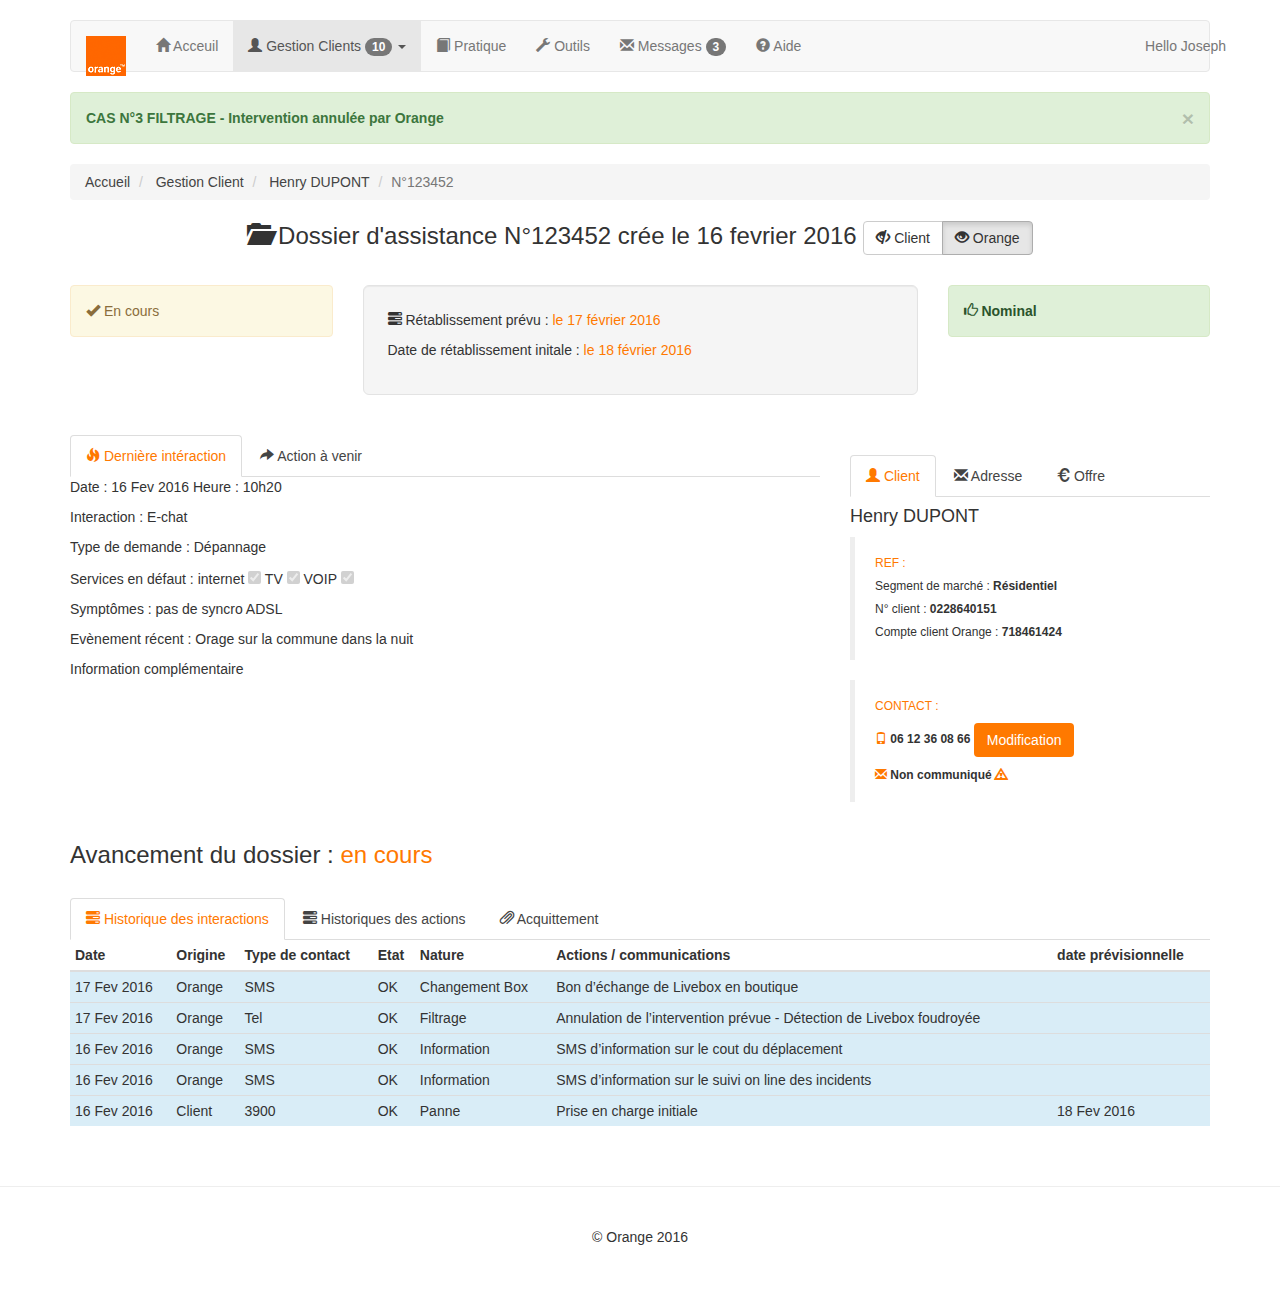
<file: 123452_tech.html>
<!DOCTYPE html>
<html lang="en">

  <head>
    <meta charset="utf-8">
    <meta http-equiv="X-UA-Compatible" content="IE=edge">
    <meta name="viewport" content="width=device-width, initial-scale=1">
    <meta name="description" content="">
    <meta name="author" content="Serafini, Boulanger">
    <link rel="icon" href="icon/orange.ico">

    <title>Mon Dossier d'assistance</title>

    <!-- Bootstrap core CSS -->
    <link href="css/bootstrap.min.css" rel="stylesheet">
    <!-- <link href="https://maxcdn.bootstrapcdn.com/bootswatch/3.2.0/united/bootstrap.min.css" rel="stylesheet" data-mbcode_theme="true"> -->

    <!-- Custom styles for this template -->
    <link href="css/normalize.css" rel="stylesheet">
    <link href="css/justified-nav.css" rel="stylesheet">
    <!--link href="css/orange.bootstrap.min.css" rel="stylesheet"-->
    <!--link href="css/orange.main.less" rel="stylesheet"-->
    <link href="css/specific.css" rel="stylesheet">
    <!-- <link href="css/theme.less" rel="stylesheet"> -->

    <!-- HTML5 shim and Respond.js IE8 support of HTML5 elements and media queries -->
    <!--[if lt IE 9]> <script src="https://oss.maxcdn.com/html5shiv/3.7.2/html5shiv.min.js"></script> <script src="https://oss.maxcdn.com/respond/1.4.2/respond.min.js"></script> <!--[endif]---->
  </head>

  <body>
    <!-- header -->
    <div class="container">
      <div class="masthead">
        <nav role="navigation" class="navbar  navbar-default ">
          <!-- navbar-fixed-top -->
          <div class="container">
            <!-- Brand and toggle get grouped for better mobile display -->
            <div class="navbar-header">
              <button type="button" class="navbar-toggle collapsed" data-toggle="collapse" data-target="#bs-example-navbar-collapse-1" aria-expanded="false">
                <span class="sr-only">Toggle navigation</span>
                <span class="icon-bar"></span>
                <span class="icon-bar"></span>
                <span class="icon-bar"></span>
              </button>
              <a class="navbar-brand" href="#"><img alt="Brand" src="img/orange_logo.png"></a>
            </div>

            <!-- Collect the nav links, forms, and other content for toggling -->
            <div class="collapse navbar-collapse" id="bs-example-navbar-collapse-1">
              <ul class="nav navbar-nav">
                <li>
                  <a href="#">
                    <span class="glyphicon glyphicon-home" aria-hidden="true"></span>
                    Acceuil<span class="sr-only">(current)</span>
                  </a>
                </li>
                <li class="dropdown active">
                  <a href="#" class="dropdown-toggle" data-toggle="dropdown" role="button" aria-haspopup="true" aria-expanded="false">
                    <span class="glyphicon glyphicon-user" aria-hidden="true"></span>
                    Gestion Clients
                    <span class="badge">10</span>
                    <span class="caret"></span>
                  </a>
                  <ul class="dropdown-menu">
                    <li>
                      <a href="123451_tech.html">Dossier 123451</a>
                    </li>
                    <li>
                      <a href="123452_tech.html">Dossier 123452</a>
                    </li>
                    <li>
                      <a href="123453_tech.html">Dossier 123453</a>
                    </li>
                    <li>
                      <a href="123454_tech.html">Dossier 123454</a>
                    </li>
                    <li>
                      <a href="123455_tech.html">Dossier 123455</a>
                    </li>
                    <li>
                      <a href="index.html">Dossier 123456</a>
                    </li>
                  </ul>
                </li>
                <li>
                  <a href="index.html#">
                    <span class="glyphicon glyphicon-book" aria-hidden="true"></span>
                    Pratique</a>
                </li>
                <li>
                  <a href="index.html#">
                    <span class="glyphicon glyphicon-wrench" aria-hidden="true"></span>
                    Outils</a>
                </li>
                <li>
                  <a href="index.html#">
                    <span class="glyphicon glyphicon-envelope" aria-hidden="true"></span>
                    Messages
                    <span class="badge">3</span>
                  </a>
                </li>
                <li>
                  <a href="index.html#">
                    <span class="glyphicon glyphicon-question-sign" aria-hidden="true"></span>
                    Aide</a>
                </li>

              </ul>

              <p class="navbar-text navbar-right">Hello
                <a href="#" class="navbar-link">Joseph</a>
              </p>
            </div>
            <!-- /.navbar-collapse -->
          </div>
          <!-- /.container-fluid -->
        </nav>

      </div>
      <!-- masterhead -->
    </div>
    <!-- header -->

    <!-- container dossier d'assistance spécifique -->
    <div id="assitance" class="container">
      <!-- message temporaire pour la demo maquette -->
      <div id="message" class="">
        <i class="fa fa-star"></i>
        <div style="" class="alert alert-success">
          <button type="button" class="close" data-dismiss="alert" aria-hidden="true">×</button>
          <strong>CAS N°3 FILTRAGE - Intervention annulée par Orange</strong>
        </div>
      </div>
      <!-- bare de navigation -->
      <ol class="breadcrumb">
        <li>
          <a href="#">Accueil</a>
        </li>
        <li>
          <a href="#">Gestion Client</a>
        </li>
        <li>
          <a href="#">Henry DUPONT</a>
        </li>
        <li class="active">N°123452</li>
      </ol>

      <h3 class="text-center">
        <span class="glyphicon glyphicon-folder-open" aria-hidden="true"></span>
        Dossier d'assistance N°123452 crée le 16 fevrier 2016

        <div class="btn-group" role="group" aria-label="...">
          <a class="btn btn-default" href="123452_client.html" role="button">
            <span class="glyphicon glyphicon-eye-close" aria-hidden="true"></span>
            Client</a>
          <a class="btn btn-default active" href="123452_tech.html" role="button">
            <span class="glyphicon glyphicon-eye-open" aria-hidden="true"></span>
            Orange</a>
        </div>

        <i class="fa fa-archive"></i>
      </h3>
      <br>
      <!-- a virer, gérer le padding -->
      <div id="row-rdv" class="row">
        <div class="col-md-3">
          <div class="alert alert-warning" role="alert">
            <span class="glyphicon glyphicon-ok" aria-hidden="true"></span>
            En cours</div>
        </div>
        <div class="col-md-6">
          <div class="well well-lg">

            <p>
              <span class="glyphicon glyphicon-tasks" aria-hidden="true"></span>
              Rétablissement prévu : <span class="digital_orange_color">le 17 février 2016</span></p>
            <p>Date de rétablissement initale : <span class="digital_orange_color">le 18 février 2016</span></p>
          </div>
        </div>
        <div class="col-md-3">
          <div class="alert alert-success" role="alert">
            <a href="#" class="alert-link">
              <span class="glyphicon glyphicon-thumbs-up" aria-hidden="true"></span>
              Nominal</a>
          </div>
        </div>
      </div>
      <!-- row-rdv -->
      <br>
      <!-- a virer, gérer le padding -->
      <div id="row-actions" class="row">
        <div id="col-actions" class="col-md-8">
          <ul class="nav nav-tabs">
            <li class="active">
              <a data-toggle="tab" href="#last">
                <span class="glyphicon glyphicon-fire" aria-hidden="true"></span>
                Dernière intéraction</a>
            </li>
            <li>
              <a data-toggle="tab" href="#action">
                <span class="glyphicon glyphicon-share-alt" aria-hidden="true"></span>
                Action à venir</a>
            </li>
          </ul>
          <div class="tab-content">
            <div id="last" class="tab-pane fade in active">
              <p>Date : 16 Fev 2016 Heure : 10h20</p>
              <p>Interaction : E-chat</p>
              <p>Type de demande : Dépannage</p>
              <p>Services en défaut : internet
                <input type="checkbox" checked="" value="" disabled>
                TV
                <input type="checkbox" value="" checked="" disabled>
                VOIP
                <input type="checkbox" value="" checked="" disabled>
              </p>
              <p>Symptômes : pas de syncro ADSL</p>
              <p>Evènement récent : Orage sur la commune dans la nuit</p>
              <p>Information complémentaire</p>
            </div>
            <div id="action" class="tab-pane fade">
              <table class="table table-hover table-condensed">
                <!-- <caption>Interaction/action</caption> -->
                <thead>
                  <tr>
                    <th>Date</th>
                    <th>Acteur</th>
                    <th>description</th>
                    <th>RDV</th>
                    <th>Cout</th>
                  </tr>
                </thead>
                <tbody>
                  <tr class="info">
                    <td></td>
                    <td>Client</td>
                    <td>Acquittement pour clôture du dossier</td>
                    <td></td>
                    <td></td>
                  </tr>
                </tbody>
              </table>
            </div>
          </div>
        </div>
        <!-- col-actions -->
        <br/>
        <div id="col-info_client" class="col-md-4">
          <ul class="nav nav-tabs">
            <li class="active">
              <a data-toggle="tab" href="#client">
                <span class="glyphicon glyphicon-user" aria-hidden="true"></span>
                Client</a>
            </li>
            <li>
              <a data-toggle="tab" href="#adresse">
                <span class="glyphicon glyphicon-envelope" aria-hidden="true"></span>
                Adresse</a>
            </li>
            <li>
              <a data-toggle="tab" href="#offre">
                <span class="glyphicon glyphicon-euro" aria-hidden="true"></span>
                Offre</a>
            </li>
            <li></li>
          </ul>
          <div class="tab-content">
            <div id="client" class="tab-pane fade in active">
              <h4>Henry DUPONT</h4>
              <blockquote>
                <h6 class="digital_orange_color">REF :
                </h6>
                <h6>Segment de marché :
                  <strong>Résidentiel</strong>
                </h6>
                <h6>N° client :
                  <strong>0228640151</strong>
                </h6>
                <h6>Compte client Orange :
                  <strong>718461424</strong>
                </h6>
              </blockquote>
              <blockquote>
                <h6 class="digital_orange_color">CONTACT :
                </h6>
                <h6>
                  <span class="glyphicon glyphicon-phone digital_orange_color" aria-hidden="true"></span>
                  <strong>06 12 36 08 66
                  </strong>
                  <button type="button" class="btn">Modification</button>
                </h6>
                <h6>
                  <span class="glyphicon glyphicon-envelope digital_orange_color" aria-hidden="true"></span>
                  <strong>Non communiqué</strong>
                  <span class="glyphicon glyphicon-warning-sign digital_orange_color" aria-hidden="true"></span>
                </h6>
              </blockquote>
            </div>
            <div id="adresse" class="tab-pane fade">
              <h3>Adresse</h3>
            </div>
            <div id="offre" class="tab-pane fade">
              <h3>Offre</h3>
            </div>
          </div>
        </div>
        <!-- col-info_client -->
      </div>
      <!-- row-actions -->

      <h3>
        <p>Avancement du dossier :
          <span class="digital_orange_color">en cours</span>
        </p>
      </h3>

      <br>
      <!-- a virer, gérer le padding -->
      <div id="row-historique" class="row">
        <div id="col-historique" class="col-md-12">
          <ul class="nav nav-tabs">
            <li class="active">
              <a data-toggle="tab" href="#historique-interactions">
                <span class="glyphicon glyphicon-tasks" aria-hidden="true"></span>
                Historique des interactions</a>
            </li>
            <li>
              <a data-toggle="tab" href="#historique-actions">
                <span class="glyphicon glyphicon-tasks" aria-hidden="true"></span>
                Historiques des actions</a>
            </li>
            <li>
              <a data-toggle="tab" href="#historique-acquittement">
                <span class="glyphicon glyphicon-paperclip" aria-hidden="true"></span>
                Acquittement</a>
            </li>
          </ul>
          <div class="tab-content">
            <div id="historique-interactions" class="tab-pane fade in active">
              <!-- <caption>Interaction/action</caption> -->
              <table class="table table-hover table-condensed">
                <thead>
                  <tr>
                    <th>Date</th>
                    <th>Origine</th>
                    <th>Type de contact</th>
                    <th>Etat</th>
                    <th>Nature</th>
                    <th>Actions / communications</th>
                    <th>date prévisionnelle</th>
                  </tr>
                </thead>
                <tbody>
                  <tr class="info">
                    <td>17 Fev 2016</td>
                    <td>Orange</td>
                    <td>SMS</td>
                    <td>OK</td>
                    <td>Changement Box</td>
                    <td>Bon d’échange de Livebox en boutique</td>
                    <td></td>
                  </tr>
                  <tr class="info">
                    <td>17 Fev 2016</td>
                    <td>Orange</td>
                    <td>Tel</td>
                    <td>OK</td>
                    <td>Filtrage</td>
                    <td>Annulation de l’intervention prévue - Détection de Livebox foudroyée</td>
                    <td></td>
                  </tr>
                  <tr class="info">
                    <td>16 Fev 2016</td>
                    <td>Orange</td>
                    <td>SMS</td>
                    <td>OK</td>
                    <td>Information</td>
                    <td>SMS d’information sur le cout du déplacement</td>
                    <td></td>
                  </tr>
                  <tr class="info">
                    <td>16 Fev 2016</td>
                    <td>Orange</td>
                    <td>SMS</td>
                    <td>OK</td>
                    <td>Information</td>
                    <td>SMS d’information sur le suivi on line des incidents</td>
                    <td></td>
                  </tr>
                  <tr class="info">
                    <td>16 Fev 2016</td>
                    <td>Client</td>
                    <td>3900</td>
                    <td>OK</td>
                    <td>Panne</td>
                    <td>Prise en charge initiale</td>
                    <td>18 Fev 2016</td>
                  </tr>
                </tbody>
              </table>
            </div>
            <div id="historique-actions" class="tab-pane fade">
              <table class="table table-hover table-condensed">
                <!-- <caption>Interaction/action</caption> -->
                <thead>
                  <tr>
                    <th>Date</th>
                    <th>Acteur</th>
                    <th>Etat</th>
                    <th>Nature</th>
                    <th>Compte rendu</th>
                    <th>Vérifications de bon fonctionnement</th>
                    <th>Suite à donner</th>
                  </tr>
                </thead>
                <tbody>
                  <tr class="info">
                    <td>18 Fev 2016</td>
                    <td>Boutique</td>
                    <td></td>
                    <td>Panne</td>
                    <td>Changement de Livebox</td>
                    <td></td>
                    <td>Rappel client par UI</td>
                  </tr>
                  <tr class="info">
                    <td>17 Fev 2016</td>
                    <td>STREAM</td>
                    <td></td>
                    <td>Filtrage</td>
                    <td>PMS annulée avec accord client - Envoi d’un bon SAVi pour changement de Livebox</td>
                    <td></td>
                    <td>Changement de Livebox</td>
                  </tr>
                  <tr class="info">
                    <td>16 Fev 2016</td>
                    <td>UAT</td>
                    <td></td>
                    <td>Prise en charge</td>
                    <td>Défaut au domicile
                    </td>
                    <td></td>
                    <td>Inter PMS</td>
                  </tr>
                </tbody>
              </table>
            </div>
            <div id="historique-acquittement" class="tab-pane fade">
              Acquittements
            </div>
          </div>
        </div>
        <!-- col-historique -->
      </div>
      <!-- row-historique -->

    </div>
    <!-- container assistance -->

    <!-- Site footer -->
    <div class="footer">
      <p>© Orange 2016</p>
    </div>
    <!-- /container -->

    <!-- Bootstrap core JavaScript
          ================================================== -->
    <!-- Placed at the end of the document so the pages load faster -->
    <script src="js/jquery-1.12.1.min.js"></script>
    <script src="js/bootstrap.min.js"></script>

  </body>

</html>
</file>
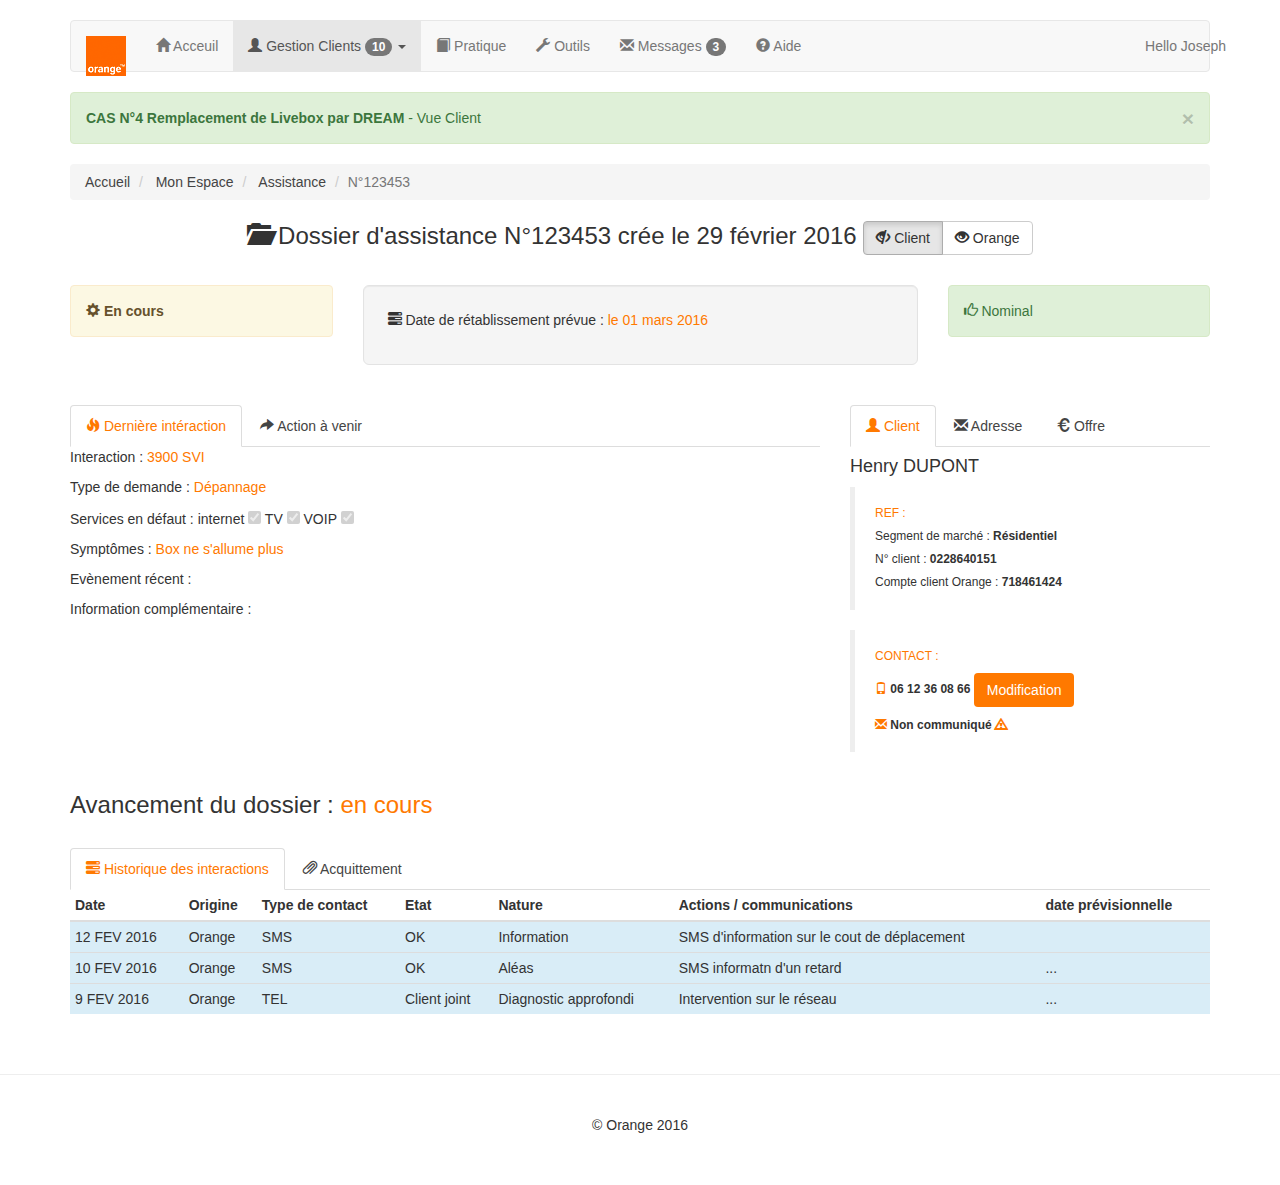
<file: 123453_client.html>
<!DOCTYPE html>
<html lang="en">

  <head>
    <meta charset="utf-8">
    <meta http-equiv="X-UA-Compatible" content="IE=edge">
    <meta name="viewport" content="width=device-width, initial-scale=1">
    <meta name="description" content="">
    <meta name="author" content="Serafini, Boulanger">
    <link rel="icon" href="icon/orange.ico">

    <title>Mon Dossier d'assistance</title>

    <!-- Bootstrap core CSS -->
    <link href="css/bootstrap.min.css" rel="stylesheet">
    <!-- <link href="https://maxcdn.bootstrapcdn.com/bootswatch/3.2.0/united/bootstrap.min.css" rel="stylesheet" data-mbcode_theme="true"> -->

    <!-- Custom styles for this template -->
    <link href="css/normalize.css" rel="stylesheet">
    <link href="css/justified-nav.css" rel="stylesheet">
    <!--link href="css/orange.bootstrap.min.css" rel="stylesheet"-->
    <!--link href="css/orange.main.less" rel="stylesheet"-->
    <link href="css/specific.css" rel="stylesheet">
    <!-- <link href="css/theme.less" rel="stylesheet"> -->

    <!-- HTML5 shim and Respond.js IE8 support of HTML5 elements and media queries -->
    <!--[if lt IE 9]> <script src="https://oss.maxcdn.com/html5shiv/3.7.2/html5shiv.min.js"></script> <script src="https://oss.maxcdn.com/respond/1.4.2/respond.min.js"></script> <!--[endif]---->
  </head>

  <body>
    <!-- header -->
    <div class="container">
      <div class="masthead">
        <nav role="navigation" class="navbar  navbar-default ">
          <!-- navbar-fixed-top -->
          <div class="container">
            <!-- Brand and toggle get grouped for better mobile display -->
            <div class="navbar-header">
              <button type="button" class="navbar-toggle collapsed" data-toggle="collapse" data-target="#bs-example-navbar-collapse-1" aria-expanded="false">
                <span class="sr-only">Toggle navigation</span>
                <span class="icon-bar"></span>
                <span class="icon-bar"></span>
                <span class="icon-bar"></span>
              </button>
              <a class="navbar-brand" href="#"><img alt="Brand" src="img/orange_logo.png"></a>
            </div>

            <!-- Collect the nav links, forms, and other content for toggling -->
            <div class="collapse navbar-collapse" id="bs-example-navbar-collapse-1">
              <ul class="nav navbar-nav">
                <li>
                  <a href="#">
                    <span class="glyphicon glyphicon-home" aria-hidden="true"></span>
                    Acceuil<span class="sr-only">(current)</span>
                  </a>
                </li>
                <li class="dropdown active">
                  <a href="#" class="dropdown-toggle" data-toggle="dropdown" role="button" aria-haspopup="true" aria-expanded="false">
                    <span class="glyphicon glyphicon-user" aria-hidden="true"></span>
                    Gestion Clients
                    <span class="badge">10</span>
                    <span class="caret"></span>
                  </a>
                  <ul class="dropdown-menu">
                    <li>
                      <a href="123451_tech.html">Dossier 123451</a>
                    </li>
                    <li>
                      <a href="123452_tech.html">Dossier 123452</a>
                    </li>
                    <li>
                      <a href="123453_tech.html">Dossier 123453</a>
                    </li>
                    <li>
                      <a href="123454_tech.html">Dossier 123454</a>
                    </li>
                    <li>
                      <a href="123455_tech.html">Dossier 123455</a>
                    </li>
                    <li>
                      <a href="index.html">Dossier 123456</a>
                    </li>
                  </ul>
                </li>
                <li>
                  <a href="index.html#">
                    <span class="glyphicon glyphicon-book" aria-hidden="true"></span>
                    Pratique</a>
                </li>
                <li>
                  <a href="index.html#">
                    <span class="glyphicon glyphicon-wrench" aria-hidden="true"></span>
                    Outils</a>
                </li>
                <li>
                  <a href="index.html#">
                    <span class="glyphicon glyphicon-envelope" aria-hidden="true"></span>
                    Messages
                    <span class="badge">3</span>
                  </a>
                </li>
                <li>
                  <a href="index.html#">
                    <span class="glyphicon glyphicon-question-sign" aria-hidden="true"></span>
                    Aide</a>
                </li>

              </ul>
              <p class="navbar-text navbar-right">Hello
                <a href="#" class="navbar-link">Joseph</a>
              </p>
            </div>
            <!-- /.navbar-collapse -->
          </div>
          <!-- /.container-fluid -->
        </nav>

      </div>
      <!-- masterhead -->
    </div>
    <!-- header -->

    <!-- container dossier d'assistance spécifique -->
    <div id="assitance" class="container">
      <!-- message temporaire pour la demo maquette -->
      <div id="message" class="">
        <i class="fa fa-star"></i>
        <div style="" class="alert alert-success">
          <button type="button" class="close" data-dismiss="alert" aria-hidden="true">×</button>
          <strong>CAS N°4 Remplacement de Livebox par DREAM</strong>
          - Vue Client
        </div>
      </div>
      <!-- bare de navigation -->
      <ol class="breadcrumb">
        <li>
          <a href="#">Accueil</a>
        </li>
        <li>
          <a href="#">Mon Espace</a>
        </li>
        <li>
          <a href="#">Assistance</a>
        </li>
        <li class="active">N°123453</li>
      </ol>

      <h3 class="text-center">
        <span class="glyphicon glyphicon-folder-open" aria-hidden="true"></span>
        Dossier d'assistance N°123453 crée le 29 février 2016
        <i class="fa fa-archive"></i>
        <div class="btn-group" role="group" aria-label="...">
          <a class="btn btn-default active" href="123453_client.html" role="button">
            <span class="glyphicon glyphicon-eye-close" aria-hidden="true"></span>
            Client</a>
          <a class="btn btn-default" href="123453_tech.html" role="button">
            <span class="glyphicon glyphicon-eye-open" aria-hidden="true"></span>
            Orange</a>
        </div>
      </h3>
      <br>
      <!-- a virer, gérer le padding -->
      <div id="row-rdv" class="row">
        <div class="col-md-3">
          <div class="alert alert-warning" role="alert">
            <a href="#" class="alert-link">
              <span class="glyphicon glyphicon-cog" aria-hidden="true"></span>
              En cours</a>
          </div>
        </div>
        <div class="col-md-6">
          <div class="well well-lg">

            <p>
              <span class="glyphicon glyphicon-tasks" aria-hidden="true"></span>
              Date de rétablissement prévue :
              <span class="digital_orange_color">le 01 mars 2016</span>
            </p>

          </div>
        </div>
        <div class="col-md-3">
          <div class="alert alert-success" role="alert">
            <span class="glyphicon glyphicon-thumbs-up" aria-hidden="true"></span>
            Nominal</div>
        </div>
      </div>
      <!-- row-rdv -->
      <br>
      <!-- a virer, gérer le padding -->
      <div id="row-actions" class="row">
        <div id="col-actions" class="col-md-8">
          <ul class="nav nav-tabs">
            <li class="active">
              <a data-toggle="tab" href="#last">
                <span class="glyphicon glyphicon-fire" aria-hidden="true"></span>
                Dernière intéraction</a>
            </li>
            <li>
              <a data-toggle="tab" href="#action">
                <span class="glyphicon glyphicon-share-alt" aria-hidden="true"></span>
                Action à venir</a>
            </li>
          </ul>
          <div class="tab-content">
            <div id="last" class="tab-pane fade in active">
              <p>Interaction :
                <span class="digital_orange_color">3900 SVI</span>
              </p>
              <p>Type de demande :
                <span class="digital_orange_color">Dépannage</span>
              </p>
              <p>Services en défaut : internet
                <input type="checkbox" value="" checked="checked" disabled>
                TV
                <input type="checkbox" value="" checked="checked" disabled>
                VOIP
                <input type="checkbox" value="" checked="checked" disabled>
              </p>
              <p>Symptômes :
                <span class="digital_orange_color">Box ne s'allume plus</span>
              </p>
              <p>Evènement récent :
              </p>
              <p>Information complémentaire :
              </p>
            </div>
            <div id="action" class="tab-pane fade">
              <table class="table table-hover table-condensed">
                <!-- <caption>Interaction/action</caption> -->
                <thead>
                  <tr>
                    <th>Date</th>
                    <th>Acteur</th>
                    <th>description</th>
                    <th>RDV</th>
                    <th>Cout</th>
                  </tr>
                </thead>
                <tbody>
                  <tr class="warning">
                    <td>12 FEV 2016</td>
                    <td>Orange</td>
                    <td>descritption de l'action à venir</td>
                    <td></td>
                    <td></td>
                  </tr>
                  <tr class="success">
                    <td>10 FEV 2016</td>
                    <td>Orange</td>
                    <td>descritption de l'action à venir</td>
                    <td>
                      <input type="checkbox" value="" disabled>
                    </td>
                    <td>69€</td>
                  </tr>
                  <tr class="info">
                    <td>8 FEV 2016</td>
                    <td>Orange</td>
                    <td>descritption de l'action à venir</td>
                    <td>
                      <input type="checkbox" value="" disabled>
                    </td>
                    <td>19€</td>
                  </tr>
                  <tr class="info">
                    <td>5 FEV 2016</td>
                    <td>Orange</td>
                    <td>descritption de l'action à venir</td>
                    <td>
                      <input type="checkbox" value="">
                    </td>
                    <td>89€</td>
                  </tr>
                </tbody>
              </table>
            </div>
          </div>
        </div>
        <!-- col-actions -->
        <div id="col-info_client" class="col-md-4">
          <ul class="nav nav-tabs">
            <li class="active">
              <a data-toggle="tab" href="#client">
                <span class="glyphicon glyphicon-user" aria-hidden="true"></span>
                Client</a>
            </li>
            <li>
              <a data-toggle="tab" href="#adresse">
                <span class="glyphicon glyphicon-envelope" aria-hidden="true"></span>
                Adresse</a>
            </li>
            <li>
              <a data-toggle="tab" href="#offre">
                <span class="glyphicon glyphicon-euro" aria-hidden="true"></span>
                Offre</a>
            </li>
            <li></li>
          </ul>
          <div class="tab-content">
            <div id="client" class="tab-pane fade in active">
              <h4>Henry DUPONT</h4>
              <blockquote>
                <h6 class="digital_orange_color">REF :
                </h6>
                <h6>Segment de marché :
                  <strong>Résidentiel</strong>
                </h6>
                <h6>N° client :
                  <strong>0228640151</strong>
                </h6>
                <h6>Compte client Orange :
                  <strong>718461424</strong>
                </h6>
              </blockquote>
              <blockquote>
                <h6 class="digital_orange_color">CONTACT :
                </h6>
                <h6>
                  <span class="glyphicon glyphicon-phone digital_orange_color" aria-hidden="true"></span>
                  <strong>06 12 36 08 66
                  </strong>
                  <button type="button" class="btn">Modification</button>
                </h6>
                <h6>
                  <span class="glyphicon glyphicon-envelope digital_orange_color" aria-hidden="true"></span>
                  <strong>Non communiqué</strong>
                  <span class="glyphicon glyphicon-warning-sign digital_orange_color" aria-hidden="true"></span>
                </h6>
                <p></p>
              </blockquote>
            </div>
            <div id="adresse" class="tab-pane fade">
              <h3>adresse</h3>
            </div>
            <div id="offre" class="tab-pane fade">
              <h3>Offre</h3>
            </div>
          </div>
        </div>
        <!-- col-info_client -->
      </div>
      <!-- row-actions -->
      <h3>
        <p>Avancement du dossier :
          <span class="digital_orange_color">en cours</span>
        </p>
      </h3>
      <br>
      <!-- a virer, gérer le padding -->
      <div id="row-historique" class="row">
        <div id="col-historique" class="col-md-12">
          <ul class="nav nav-tabs">
            <li class="active">
              <a data-toggle="tab" href="#historique-interactions">
                <span class="glyphicon glyphicon-tasks" aria-hidden="true"></span>
                Historique des interactions</a>
            </li>
            <li>
              <a data-toggle="tab" href="#historique-acquittement">
                <span class="glyphicon glyphicon-paperclip" aria-hidden="true"></span>
                Acquittement</a>
            </li>
          </ul>
          <div class="tab-content">
            <div id="historique-interactions" class="tab-pane fade in active">
              <table class="table table-hover table-condensed">
                <!-- <caption>Interaction/action</caption> -->
                <thead>
                  <tr>
                    <th>Date</th>
                    <th>Origine</th>
                    <th>Type de contact</th>
                    <th>Etat</th>
                    <th>Nature</th>
                    <th>Actions / communications</th>
                    <th>date prévisionnelle</th>
                  </tr>
                </thead>
                <tbody>
                  <tr class="info">
                    <td>12 FEV 2016</td>
                    <td>Orange</td>
                    <td>SMS</td>
                    <td>OK</td>
                    <td>Information</td>
                    <td>SMS d'information sur le cout de déplacement</td>
                    <td></td>
                  </tr>
                  <tr class="info">
                    <td>10 FEV 2016</td>
                    <td>Orange</td>
                    <td>SMS</td>
                    <td>OK</td>
                    <td>Aléas</td>
                    <td>SMS informatn d'un retard</td>
                    <td>...</td>
                  </tr>
                  <tr class="info">
                    <td>9 FEV 2016</td>
                    <td>Orange</td>
                    <td>TEL</td>
                    <td>Client joint</td>
                    <td>Diagnostic approfondi</td>
                    <td>Intervention sur le réseau</td>
                    <td>...</td>
                  </tr>
                </tbody>
              </table>
            </div>
            <div id="historique-acquittement" class="tab-pane fade">
              acquittements
            </div>
          </div>
        </div>
        <!-- col-historique -->
      </div>
      <!-- row-historique -->

    </div>
    <!-- container assistance -->

    <!-- Site footer -->
    <div class="footer">
      <p>© Orange 2016</p>
    </div>
    <!-- /container -->

    <!-- Bootstrap core JavaScript
          ================================================== -->
    <!-- Placed at the end of the document so the pages load faster -->
    <script src="js/jquery-1.12.1.min.js"></script>
    <script src="js/bootstrap.min.js"></script>

  </body>

</html>
</file>
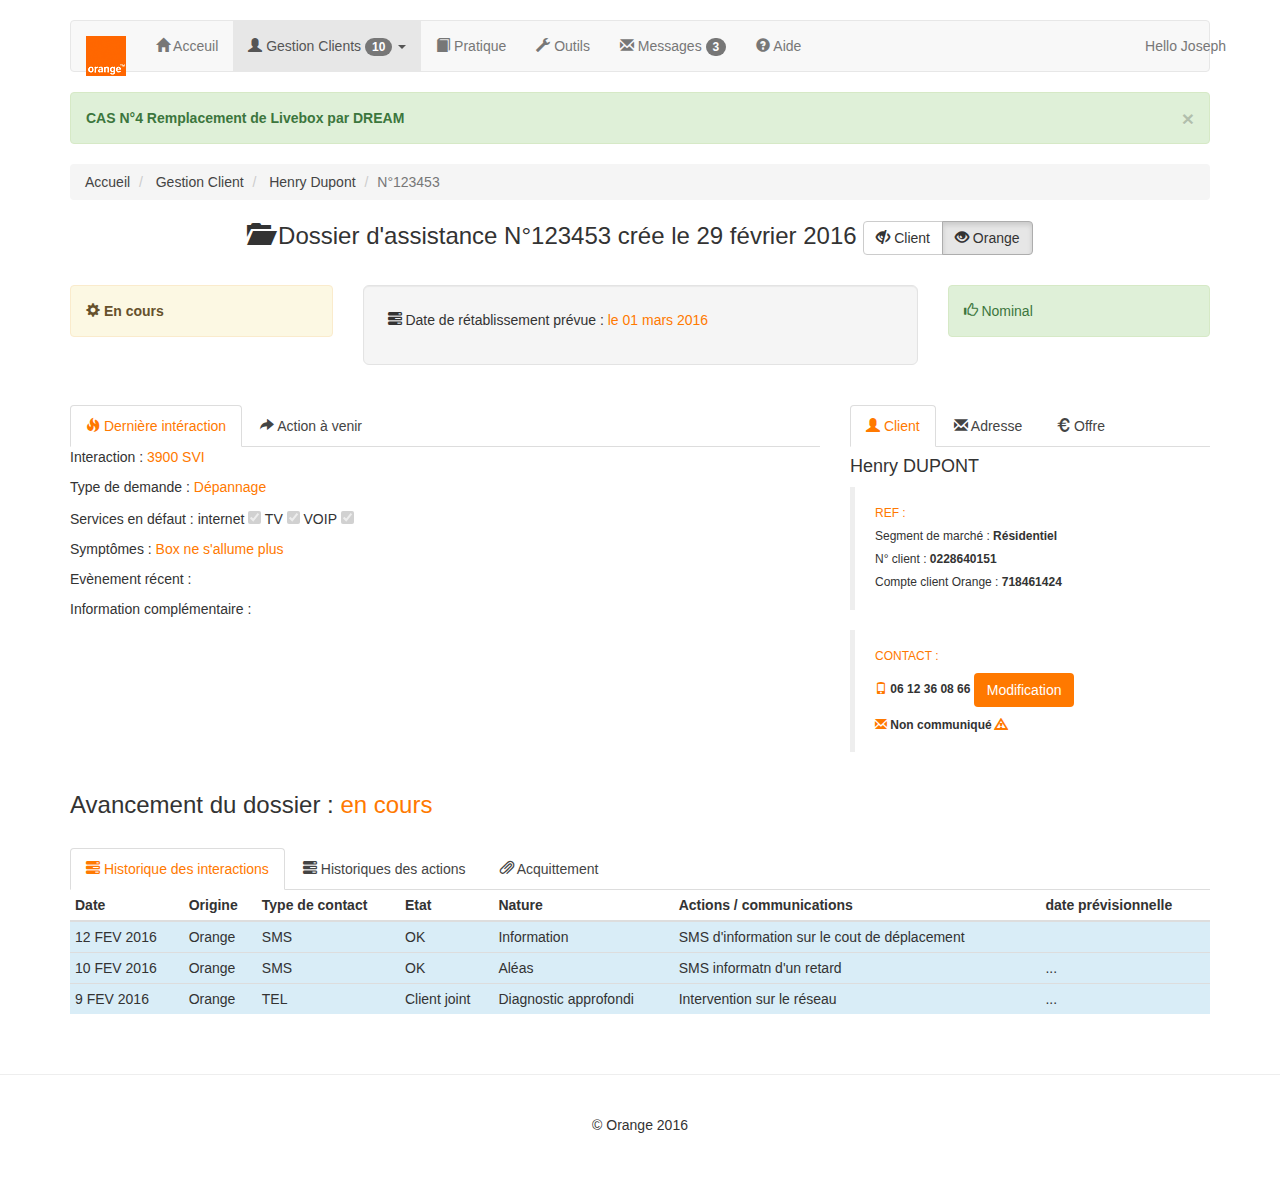
<file: 123453_tech.html>
<!DOCTYPE html>
<html lang="en">

  <head>
    <meta charset="utf-8">
    <meta http-equiv="X-UA-Compatible" content="IE=edge">
    <meta name="viewport" content="width=device-width, initial-scale=1">
    <meta name="description" content="">
    <meta name="author" content="Serafini, Boulanger">
    <link rel="icon" href="icon/orange.ico">

    <title>Mon Dossier d'assistance</title>

    <!-- Bootstrap core CSS -->
    <link href="css/bootstrap.min.css" rel="stylesheet">
    <!-- <link href="https://maxcdn.bootstrapcdn.com/bootswatch/3.2.0/united/bootstrap.min.css" rel="stylesheet" data-mbcode_theme="true"> -->

    <!-- Custom styles for this template -->
    <link href="css/normalize.css" rel="stylesheet">
    <link href="css/justified-nav.css" rel="stylesheet">
    <!--link href="css/orange.bootstrap.min.css" rel="stylesheet"-->
    <!--link href="css/orange.main.less" rel="stylesheet"-->
    <link href="css/specific.css" rel="stylesheet">
    <!-- <link href="css/theme.less" rel="stylesheet"> -->

    <!-- HTML5 shim and Respond.js IE8 support of HTML5 elements and media queries -->
    <!--[if lt IE 9]> <script src="https://oss.maxcdn.com/html5shiv/3.7.2/html5shiv.min.js"></script> <script src="https://oss.maxcdn.com/respond/1.4.2/respond.min.js"></script> <!--[endif]---->
  </head>

  <body>
    <!-- header -->
    <div class="container">
      <div class="masthead">
        <nav role="navigation" class="navbar  navbar-default ">
          <!-- navbar-fixed-top -->
          <div class="container">
            <!-- Brand and toggle get grouped for better mobile display -->
            <div class="navbar-header">
              <button type="button" class="navbar-toggle collapsed" data-toggle="collapse" data-target="#bs-example-navbar-collapse-1" aria-expanded="false">
                <span class="sr-only">Toggle navigation</span>
                <span class="icon-bar"></span>
                <span class="icon-bar"></span>
                <span class="icon-bar"></span>
              </button>
              <a class="navbar-brand" href="#"><img alt="Brand" src="img/orange_logo.png"></a>
            </div>

            <!-- Collect the nav links, forms, and other content for toggling -->
            <div class="collapse navbar-collapse" id="bs-example-navbar-collapse-1">
              <ul class="nav navbar-nav">
                <li>
                  <a href="#">
                    <span class="glyphicon glyphicon-home" aria-hidden="true"></span>
                    Acceuil<span class="sr-only">(current)</span>
                  </a>
                </li>
                <li class="dropdown active">
                  <a href="#" class="dropdown-toggle" data-toggle="dropdown" role="button" aria-haspopup="true" aria-expanded="false">
                    <span class="glyphicon glyphicon-user" aria-hidden="true"></span>
                    Gestion Clients
                    <span class="badge">10</span>
                    <span class="caret"></span>
                  </a>
                  <ul class="dropdown-menu">
                    <li>
                      <a href="123451_tech.html">Dossier 123451</a>
                    </li>
                    <li>
                      <a href="123452_tech.html">Dossier 123452</a>
                    </li>
                    <li>
                      <a href="123453_tech.html">Dossier 123453</a>
                    </li>
                    <li>
                      <a href="123454_tech.html">Dossier 123454</a>
                    </li>
                    <li>
                      <a href="123455_tech.html">Dossier 123455</a>
                    </li>
                    <li>
                      <a href="index.html">Dossier 123456</a>
                    </li>
                  </ul>
                </li>
                <li>
                  <a href="index.html#">
                    <span class="glyphicon glyphicon-book" aria-hidden="true"></span>
                    Pratique</a>
                </li>
                <li>
                  <a href="index.html#">
                    <span class="glyphicon glyphicon-wrench" aria-hidden="true"></span>
                    Outils</a>
                </li>
                <li>
                  <a href="index.html#">
                    <span class="glyphicon glyphicon-envelope" aria-hidden="true"></span>
                    Messages
                    <span class="badge">3</span>
                  </a>
                </li>
                <li>
                  <a href="index.html#">
                    <span class="glyphicon glyphicon-question-sign" aria-hidden="true"></span>
                    Aide</a>
                </li>

              </ul>
              <p class="navbar-text navbar-right">Hello
                <a href="#" class="navbar-link">Joseph</a>
              </p>
            </div>
            <!-- /.navbar-collapse -->
          </div>
          <!-- /.container-fluid -->
        </nav>

      </div>
      <!-- masterhead -->
    </div>
    <!-- header -->

    <!-- container dossier d'assistance spécifique -->
    <div id="assitance" class="container">
      <!-- message temporaire pour la demo maquette -->
      <div id="message" class="">
        <i class="fa fa-star"></i>
        <div style="" class="alert alert-success">
          <button type="button" class="close" data-dismiss="alert" aria-hidden="true">×</button>
          <strong>CAS N°4 Remplacement de Livebox par DREAM</strong>
        </div>
      </div>
      <!-- bare de navigation -->
      <ol class="breadcrumb">
        <li>
          <a href="#">Accueil</a>
        </li>
        <li>
          <a href="#">Gestion Client</a>
        </li>
        <li>
          <a href="#">Henry Dupont</a>
        </li>
        <li class="active">N°123453</li>
      </ol>

      <h3 class="text-center">
        <span class="glyphicon glyphicon-folder-open" aria-hidden="true"></span>
        Dossier d'assistance N°123453 crée le 29 février 2016
        <div class="btn-group" role="group" aria-label="...">
          <a class="btn btn-default" href="123453_client.html" role="button">
            <span class="glyphicon glyphicon-eye-close" aria-hidden="true"></span>
            Client</a>
          <a class="btn btn-default active" href="123453_tech.html" role="button">
            <span class="glyphicon glyphicon-eye-open" aria-hidden="true"></span>
            Orange</a>
        </div>
        <i class="fa fa-archive"></i>
      </h3>
      <br>
      <!-- a virer, gérer le padding -->
      <div id="row-rdv" class="row">
        <div class="col-md-3">
          <div class="alert alert-warning" role="alert">
            <a href="#" class="alert-link">
              <span class="glyphicon glyphicon-cog" aria-hidden="true"></span>
              En cours</a>
          </div>
        </div>
        <div class="col-md-6">
          <div class="well well-lg">

            <p>
              <span class="glyphicon glyphicon-tasks" aria-hidden="true"></span>
              Date de rétablissement prévue :
              <span class="digital_orange_color">le 01 mars 2016</span>
            </p>

          </div>
        </div>
        <div class="col-md-3">
          <div class="alert alert-success" role="alert">
            <span class="glyphicon glyphicon-thumbs-up" aria-hidden="true"></span>
            Nominal</div>
        </div>
      </div>
      <!-- row-rdv -->
      <br>
      <!-- a virer, gérer le padding -->
      <div id="row-actions" class="row">
        <div id="col-actions" class="col-md-8">
          <ul class="nav nav-tabs">
            <li class="active">
              <a data-toggle="tab" href="#last">
                <span class="glyphicon glyphicon-fire" aria-hidden="true"></span>
                Dernière intéraction</a>
            </li>
            <li>
              <a data-toggle="tab" href="#action">
                <span class="glyphicon glyphicon-share-alt" aria-hidden="true"></span>
                Action à venir</a>
            </li>
          </ul>
          <div class="tab-content">
            <div id="last" class="tab-pane fade in active">
              <p>Interaction :
                <span class="digital_orange_color">3900 SVI</span>
              </p>
              <p>Type de demande :
                <span class="digital_orange_color">Dépannage</span>
              </p>
              <p>Services en défaut : internet
                <input type="checkbox" value="" checked="checked" disabled>
                TV
                <input type="checkbox" value="" checked="checked" disabled>
                VOIP
                <input type="checkbox" value="" checked="checked" disabled>
              </p>
              <p>Symptômes :
                <span class="digital_orange_color">Box ne s'allume plus</span>
              </p>
              <p>Evènement récent :
              </p>
              <p>Information complémentaire :
              </p>
            </div>
            <div id="action" class="tab-pane fade">
              <table class="table table-hover table-condensed">
                <!-- <caption>Interaction/action</caption> -->
                <thead>
                  <tr>
                    <th>Date</th>
                    <th>Acteur</th>
                    <th>description</th>
                    <th>RDV</th>
                    <th>Cout</th>
                  </tr>
                </thead>
                <tbody>
                  <tr class="warning">
                    <td>30 FEV 2016</td>
                    <td>client</td>
                    <td>changement de livebox en boutique</td>
                    <td></td>
                    <td>0€</td>
                  </tr>
                </tbody>
              </table>
            </div>
          </div>
        </div>
        <!-- col-actions -->
        <div id="col-info_client" class="col-md-4">
          <ul class="nav nav-tabs">
            <li class="active">
              <a data-toggle="tab" href="#client">
                <span class="glyphicon glyphicon-user" aria-hidden="true"></span>
                Client</a>
            </li>
            <li>
              <a data-toggle="tab" href="#adresse">
                <span class="glyphicon glyphicon-envelope" aria-hidden="true"></span>
                Adresse</a>
            </li>
            <li>
              <a data-toggle="tab" href="#offre">
                <span class="glyphicon glyphicon-euro" aria-hidden="true"></span>
                Offre</a>
            </li>
            <li></li>
          </ul>
          <div class="tab-content">
            <div id="client" class="tab-pane fade in active">
              <h4>Henry DUPONT</h4>
              <blockquote>
                <h6 class="digital_orange_color">REF :
                </h6>
                <h6>Segment de marché :
                  <strong>Résidentiel</strong>
                </h6>
                <h6>N° client :
                  <strong>0228640151</strong>
                </h6>
                <h6>Compte client Orange :
                  <strong>718461424</strong>
                </h6>
              </blockquote>
              <blockquote>
                <h6 class="digital_orange_color">CONTACT :
                </h6>
                <h6>
                  <span class="glyphicon glyphicon-phone digital_orange_color" aria-hidden="true"></span>
                  <strong>06 12 36 08 66
                  </strong>
                  <button type="button" class="btn">Modification</button>
                </h6>
                <h6>
                  <span class="glyphicon glyphicon-envelope digital_orange_color" aria-hidden="true"></span>
                  <strong>Non communiqué</strong>
                  <span class="glyphicon glyphicon-warning-sign digital_orange_color" aria-hidden="true"></span>
                </h6>
                <p></p>
              </blockquote>
            </div>
            <div id="adresse" class="tab-pane fade">
              <h3>adresse</h3>
            </div>
            <div id="offre" class="tab-pane fade">
              <h3>Offre</h3>
            </div>
          </div>
        </div>
        <!-- col-info_client -->
      </div>
      <!-- row-actions -->

      <h3>
        <p>Avancement du dossier :
          <span class="digital_orange_color">en cours</span>
        </p>
      </h3>

      <br>
      <!-- a virer, gérer le padding -->
      <div id="row-historique" class="row">
        <div id="col-historique" class="col-md-12">
          <ul class="nav nav-tabs">
            <li class="active">
              <a data-toggle="tab" href="#historique-interactions">
                <span class="glyphicon glyphicon-tasks" aria-hidden="true"></span>
                Historique des interactions</a>
            </li>
            <li>
              <a data-toggle="tab" href="#historique-actions">
                <span class="glyphicon glyphicon-tasks" aria-hidden="true"></span>
                Historiques des actions</a>
            </li>
            <li>
              <a data-toggle="tab" href="#historique-acquittement">
                <span class="glyphicon glyphicon-paperclip" aria-hidden="true"></span>
                Acquittement</a>
            </li>
          </ul>
          <div class="tab-content">
            <div id="historique-interactions" class="tab-pane fade in active">
              <table class="table table-hover table-condensed">
                <!-- <caption>Interaction/action</caption> -->
                <thead>
                  <tr>
                    <th>Date</th>
                    <th>Origine</th>
                    <th>Type de contact</th>
                    <th>Etat</th>
                    <th>Nature</th>
                    <th>Actions / communications</th>
                    <th>date prévisionnelle</th>
                  </tr>
                </thead>
                <tbody>
                  <tr class="info">
                    <td>12 FEV 2016</td>
                    <td>Orange</td>
                    <td>SMS</td>
                    <td>OK</td>
                    <td>Information</td>
                    <td>SMS d'information sur le cout de déplacement</td>
                    <td></td>
                  </tr>
                  <tr class="info">
                    <td>10 FEV 2016</td>
                    <td>Orange</td>
                    <td>SMS</td>
                    <td>OK</td>
                    <td>Aléas</td>
                    <td>SMS informatn d'un retard</td>
                    <td>...</td>
                  </tr>
                  <tr class="info">
                    <td>9 FEV 2016</td>
                    <td>Orange</td>
                    <td>TEL</td>
                    <td>Client joint</td>
                    <td>Diagnostic approfondi</td>
                    <td>Intervention sur le réseau</td>
                    <td>...</td>
                  </tr>
                </tbody>
              </table>
            </div>
            <div id="historique-actions" class="tab-pane fade">
              <table class="table table-hover table-condensed">
                <!-- <caption>Interaction/action</caption> -->
                <thead>
                  <tr>
                    <th>Date</th>
                    <th>Acteur</th>
                    <th>Etat</th>
                    <th>Nature</th>
                    <th>Compte rendu</th>
                    <th>Vérifications de bon fonctionnement</th>
                    <th>Suite à donner</th>
                  </tr>
                </thead>
                <tbody>
                  <tr class="info">
                    <td>29 FEV 2016</td>
                    <td>SVI</td>
                    <td></td>
                    <td>Prise en charge</td>
                    <td>Livebox HS</td>
                    <td></td>
                    <td>Changement de Livebox</td>
                  </tr>
                </tbody>
              </table>
            </div>
            <div id="historique-acquittement" class="tab-pane fade">
              acquittements
            </div>
          </div>
        </div>
        <!-- col-historique -->
      </div>
      <!-- row-historique -->

    </div>
    <!-- container assistance -->

    <!-- Site footer -->
    <div class="footer">
      <p>© Orange 2016</p>
    </div>
    <!-- /container -->

    <!-- Bootstrap core JavaScript
          ================================================== -->
    <!-- Placed at the end of the document so the pages load faster -->
    <script src="js/jquery-1.12.1.min.js"></script>
    <script src="js/bootstrap.min.js"></script>

  </body>

</html>
</file>
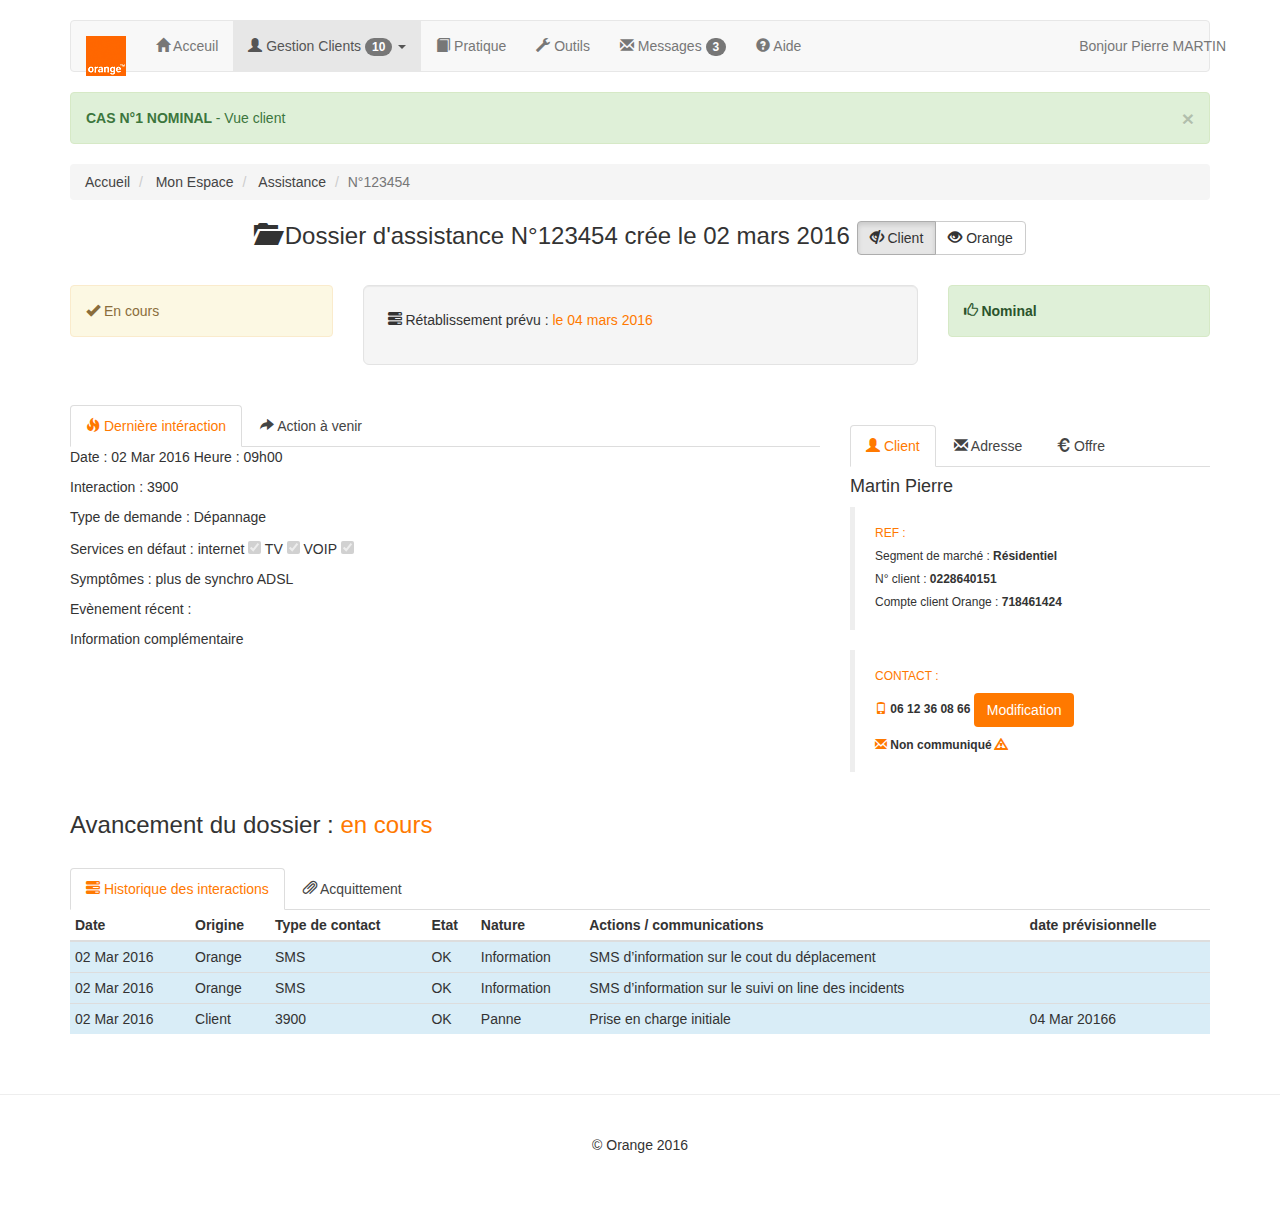
<file: 123454_client.html>
<!DOCTYPE html>
<html lang="en">

  <head>
    <meta charset="utf-8">
    <meta http-equiv="X-UA-Compatible" content="IE=edge">
    <meta name="viewport" content="width=device-width, initial-scale=1">
    <meta name="description" content="">
    <meta name="author" content="Serafini, Boulanger">
    <link rel="icon" href="icon/orange.ico">

    <title>Mon Dossier d'assistance</title>

    <!-- Bootstrap core CSS -->
    <link href="css/bootstrap.min.css" rel="stylesheet">
    <!-- <link href="https://maxcdn.bootstrapcdn.com/bootswatch/3.2.0/united/bootstrap.min.css" rel="stylesheet" data-mbcode_theme="true"> -->

    <!-- Custom styles for this template -->
    <link href="css/normalize.css" rel="stylesheet">
    <link href="css/justified-nav.css" rel="stylesheet">
    <!--link href="css/orange.bootstrap.min.css" rel="stylesheet"-->
    <!--link href="css/orange.main.less" rel="stylesheet"-->
    <link href="css/specific.css" rel="stylesheet">
    <!-- <link href="css/theme.less" rel="stylesheet"> -->

    <!-- HTML5 shim and Respond.js IE8 support of HTML5 elements and media queries -->
    <!--[if lt IE 9]> <script src="https://oss.maxcdn.com/html5shiv/3.7.2/html5shiv.min.js"></script> <script src="https://oss.maxcdn.com/respond/1.4.2/respond.min.js"></script> <!--[endif]---->
  </head>

  <body>
    <!-- header -->
    <div class="container">
      <div class="masthead">
        <nav role="navigation" class="navbar  navbar-default ">
          <!-- navbar-fixed-top -->
          <div class="container">
            <!-- Brand and toggle get grouped for better mobile display -->
            <div class="navbar-header">
              <button type="button" class="navbar-toggle collapsed" data-toggle="collapse" data-target="#bs-example-navbar-collapse-1" aria-expanded="false">
                <span class="sr-only">Toggle navigation</span>
                <span class="icon-bar"></span>
                <span class="icon-bar"></span>
                <span class="icon-bar"></span>
              </button>
              <a class="navbar-brand" href="#"><img alt="Brand" src="img/orange_logo.png"></a>
            </div>

            <!-- Collect the nav links, forms, and other content for toggling -->
            <div class="collapse navbar-collapse" id="bs-example-navbar-collapse-1">
              <ul class="nav navbar-nav">
                <li>
                  <a href="#">
                    <span class="glyphicon glyphicon-home" aria-hidden="true"></span>
                    Acceuil<span class="sr-only">(current)</span>
                  </a>
                </li>
                <li class="dropdown active">
                  <a href="#" class="dropdown-toggle" data-toggle="dropdown" role="button" aria-haspopup="true" aria-expanded="false">
                    <span class="glyphicon glyphicon-user" aria-hidden="true"></span>
                    Gestion Clients
                    <span class="badge">10</span>
                    <span class="caret"></span>
                  </a>
                  <ul class="dropdown-menu">
                    <li>
                      <a href="123451_tech.html">Dossier 123451</a>
                    </li>
                    <li>
                      <a href="123452_tech.html">Dossier 123452</a>
                    </li>
                    <li>
                      <a href="123453_tech.html">Dossier 123453</a>
                    </li>
                    <li>
                      <a href="123454_tech.html">Dossier 123454</a>
                    </li>
                    <li>
                      <a href="123455_tech.html">Dossier 123455</a>
                    </li>
                    <li>
                      <a href="index.html">Dossier 123456</a>
                    </li>
                  </ul>
                </li>
                <li>
                  <a href="index.html#">
                    <span class="glyphicon glyphicon-book" aria-hidden="true"></span>
                    Pratique</a>
                </li>
                <li>
                  <a href="index.html#">
                    <span class="glyphicon glyphicon-wrench" aria-hidden="true"></span>
                    Outils</a>
                </li>
                <li>
                  <a href="index.html#">
                    <span class="glyphicon glyphicon-envelope" aria-hidden="true"></span>
                    Messages
                    <span class="badge">3</span>
                  </a>
                </li>
                <li>
                  <a href="index.html#">
                    <span class="glyphicon glyphicon-question-sign" aria-hidden="true"></span>
                    Aide</a>
                </li>

              </ul>


              <p class="navbar-text navbar-right">Bonjour
                <a href="#" class="navbar-link">Pierre MARTIN</a>
              </p>
            </div>
            <!-- /.navbar-collapse -->
          </div>
          <!-- /.container-fluid -->
        </nav>

      </div>
      <!-- masterhead -->
    </div>
    <!-- header -->

    <!-- container dossier d'assistance spécifique -->
    <div id="assitance" class="container">
      <!-- message temporaire pour la demo maquette -->
      <div id="message" class="">
        <i class="fa fa-star"></i>
        <div style="" class="alert alert-success">
          <button type="button" class="close" data-dismiss="alert" aria-hidden="true">×</button>
          <strong>CAS N°1 NOMINAL
          </strong>
          - Vue client
        </div>
      </div>
      <!-- bare de navigation -->
      <ol class="breadcrumb">
        <li>
          <a href="#">Accueil</a>
        </li>
        <li>
          <a href="#">Mon Espace</a>
        </li>
        <li>
          <a href="#">Assistance</a>
        </li>
        <li class="active">N°123454</li>
      </ol>

      <h3 class="text-center">
        <span class="glyphicon glyphicon-folder-open" aria-hidden="true"></span>
        Dossier d'assistance N°123454 crée le 02 mars 2016

        <div class="btn-group" role="group" aria-label="...">
          <a class="btn btn-default active" href="123454_client.html" role="button">
            <span class="glyphicon glyphicon-eye-close" aria-hidden="true"></span>
            Client</a>
          <a class="btn btn-default" href="123454_tech.html" role="button">
            <span class="glyphicon glyphicon-eye-open" aria-hidden="true"></span>
            Orange</a>
        </div>

        <i class="fa fa-archive"></i>
      </h3>
      <br>
      <!-- a virer, gérer le padding -->
      <div id="row-rdv" class="row">
        <div class="col-md-3">
          <div class="alert alert-warning" role="alert">
            <span class="glyphicon glyphicon-ok" aria-hidden="true"></span>
            En cours</div>
        </div>
        <div class="col-md-6">
          <div class="well well-lg">

            <p>
              <span class="glyphicon glyphicon-tasks" aria-hidden="true"></span>
              Rétablissement prévu : <span class="digital_orange_color">le 04 mars 2016</span></p>
          </div>
        </div>
        <div class="col-md-3">
          <div class="alert alert-success" role="alert">
            <a href="#" class="alert-link">
              <span class="glyphicon glyphicon-thumbs-up" aria-hidden="true"></span>
              Nominal</a>
          </div>
        </div>
      </div>
      <!-- row-rdv -->
      <br>
      <!-- a virer, gérer le padding -->
      <div id="row-actions" class="row">
        <div id="col-actions" class="col-md-8">
          <ul class="nav nav-tabs">
            <li class="active">
              <a data-toggle="tab" href="#last">
                <span class="glyphicon glyphicon-fire" aria-hidden="true"></span>
                Dernière intéraction</a>
            </li>
            <li>
              <a data-toggle="tab" href="#action">
                <span class="glyphicon glyphicon-share-alt" aria-hidden="true"></span>
                Action à venir</a>
            </li>
          </ul>
          <div class="tab-content">
            <div id="last" class="tab-pane fade in active">
              <p>Date : 02 Mar 2016 Heure : 09h00</p>
              <p>Interaction : 3900</p>
              <p>Type de demande : Dépannage</p>
              <p>Services en défaut : internet
                <input type="checkbox" value="" checked="" disabled>
                TV
                <input type="checkbox" value="" checked="" disabled>
                VOIP
                <input type="checkbox" value="" checked="" disabled>
              </p>
              <p>Symptômes : plus de synchro ADSL</p>
              <p>Evènement récent :
              </p>
              <p>Information complémentaire</p>
            </div>
            <div id="action" class="tab-pane fade">
              <!-- <caption>Interaction/action</caption> -->
              <table class="table table-hover table-condensed">
                <thead>
                  <tr>
                    <th>Date</th>
                    <th>Acteur</th>
                    <th>description</th>
                    <th>RDV</th>
                    <th>Cout</th>
                  </tr>
                </thead>
                <tbody>
                  <tr class="info">
                    <td>04 Mar 2016</td>
                    <td>Orange</td>
                    <td>Intervention sur réseau</td>
                    <td>
                      <input type="checkbox" value="" disabled>
                    </td>
                    <td>0€</td>
                  </tr>
                </tbody>
              </table>
            </div>
          </div>
        </div>
        <!-- col-actions -->
        <br/>
        <div id="col-info_client" class="col-md-4">
          <ul class="nav nav-tabs">
            <li class="active">
              <a data-toggle="tab" href="#client">
                <span class="glyphicon glyphicon-user" aria-hidden="true"></span>
                Client</a>
            </li>
            <li>
              <a data-toggle="tab" href="#adresse">
                <span class="glyphicon glyphicon-envelope" aria-hidden="true"></span>
                Adresse</a>
            </li>
            <li>
              <a data-toggle="tab" href="#offre">
                <span class="glyphicon glyphicon-euro" aria-hidden="true"></span>
                Offre</a>
            </li>
            <li></li>
          </ul>
          <div class="tab-content">
            <div id="client" class="tab-pane fade in active">
              <h4>Martin Pierre</h4>
              <blockquote>
                <h6 class="digital_orange_color">REF :
                </h6>
                <h6>Segment de marché :
                  <strong>Résidentiel</strong>
                </h6>
                <h6>N° client :
                  <strong>0228640151</strong>
                </h6>
                <h6>Compte client Orange :
                  <strong>718461424</strong>
                </h6>
              </blockquote>
              <blockquote>
                <h6 class="digital_orange_color">CONTACT :
                </h6>
                <h6>
                  <span class="glyphicon glyphicon-phone digital_orange_color" aria-hidden="true"></span>
                  <strong>06 12 36 08 66
                  </strong>
                  <button type="button" class="btn">Modification</button>
                </h6>
                <h6>
                  <span class="glyphicon glyphicon-envelope digital_orange_color" aria-hidden="true"></span>
                  <strong>Non communiqué</strong>
                  <span class="glyphicon glyphicon-warning-sign digital_orange_color" aria-hidden="true"></span>
                </h6>
                <p></p>
              </blockquote>
            </div>
            <div id="adresse" class="tab-pane fade">
              <h3>Adresse</h3>
            </div>
            <div id="offre" class="tab-pane fade">
              <h3>Offre</h3>
            </div>
          </div>
        </div>
        <!-- col-info_client -->
      </div>
      <!-- row-actions -->

      <h3>
        <p>Avancement du dossier :
          <span class="digital_orange_color">en cours</span>
        </p>
      </h3>

      <br>
      <!-- a virer, gérer le padding -->
      <div id="row-historique" class="row">
        <div id="col-historique" class="col-md-12">
          <ul class="nav nav-tabs">
            <li class="active">
              <a data-toggle="tab" href="#historique-interactions">
                <span class="glyphicon glyphicon-tasks" aria-hidden="true"></span>
                Historique des interactions</a>
            </li>
            <li>
              <a data-toggle="tab" href="#historique-acquittement">
                <span class="glyphicon glyphicon-paperclip" aria-hidden="true"></span>
                Acquittement</a>
            </li>
          </ul>
          <div class="tab-content">
            <div id="historique-interactions" class="tab-pane fade in active">
              <!-- <caption>Interaction/action</caption> -->
              <table class="table table-hover table-condensed">
                <thead>
                  <tr>
                    <th>Date</th>
                    <th>Origine</th>
                    <th>Type de contact</th>
                    <th>Etat</th>
                    <th>Nature</th>
                    <th>Actions / communications</th>
                    <th>date prévisionnelle</th>
                  </tr>
                </thead>
                <tbody>
                  <tr class="info">
                    <td>02 Mar 2016</td>
                    <td>Orange</td>
                    <td>SMS</td>
                    <td>OK</td>
                    <td>Information</td>
                    <td>SMS d’information sur le cout du déplacement</td>
                    <td></td>
                  </tr>
                  <tr class="info">
                    <td>02 Mar 2016</td>
                    <td>Orange</td>
                    <td>SMS</td>
                    <td>OK</td>
                    <td>Information</td>
                    <td>SMS d’information sur le suivi on line des incidents</td>
                    <td></td>
                  </tr>
                  <tr class="info">
                    <td>02 Mar 2016</td>
                    <td>Client</td>
                    <td>3900</td>
                    <td>OK</td>
                    <td>Panne</td>
                    <td>Prise en charge initiale</td>
                    <td>04 Mar 20166</td>
                  </tr>
                </tbody>
              </table>
            </div>
            <div id="historique-acquittement" class="tab-pane fade">
              Acquittements
            </div>
          </div>
        </div>
        <!-- col-historique -->
      </div>
      <!-- row-historique -->

    </div>
    <!-- container assistance -->

    <!-- Site footer -->
    <div class="footer">
      <p>© Orange 2016</p>
    </div>
    <!-- /container -->

    <!-- Bootstrap core JavaScript
          ================================================== -->
    <!-- Placed at the end of the document so the pages load faster -->
    <script src="js/jquery-1.12.1.min.js"></script>
    <script src="js/bootstrap.min.js"></script>

  </body>

</html>
</file>
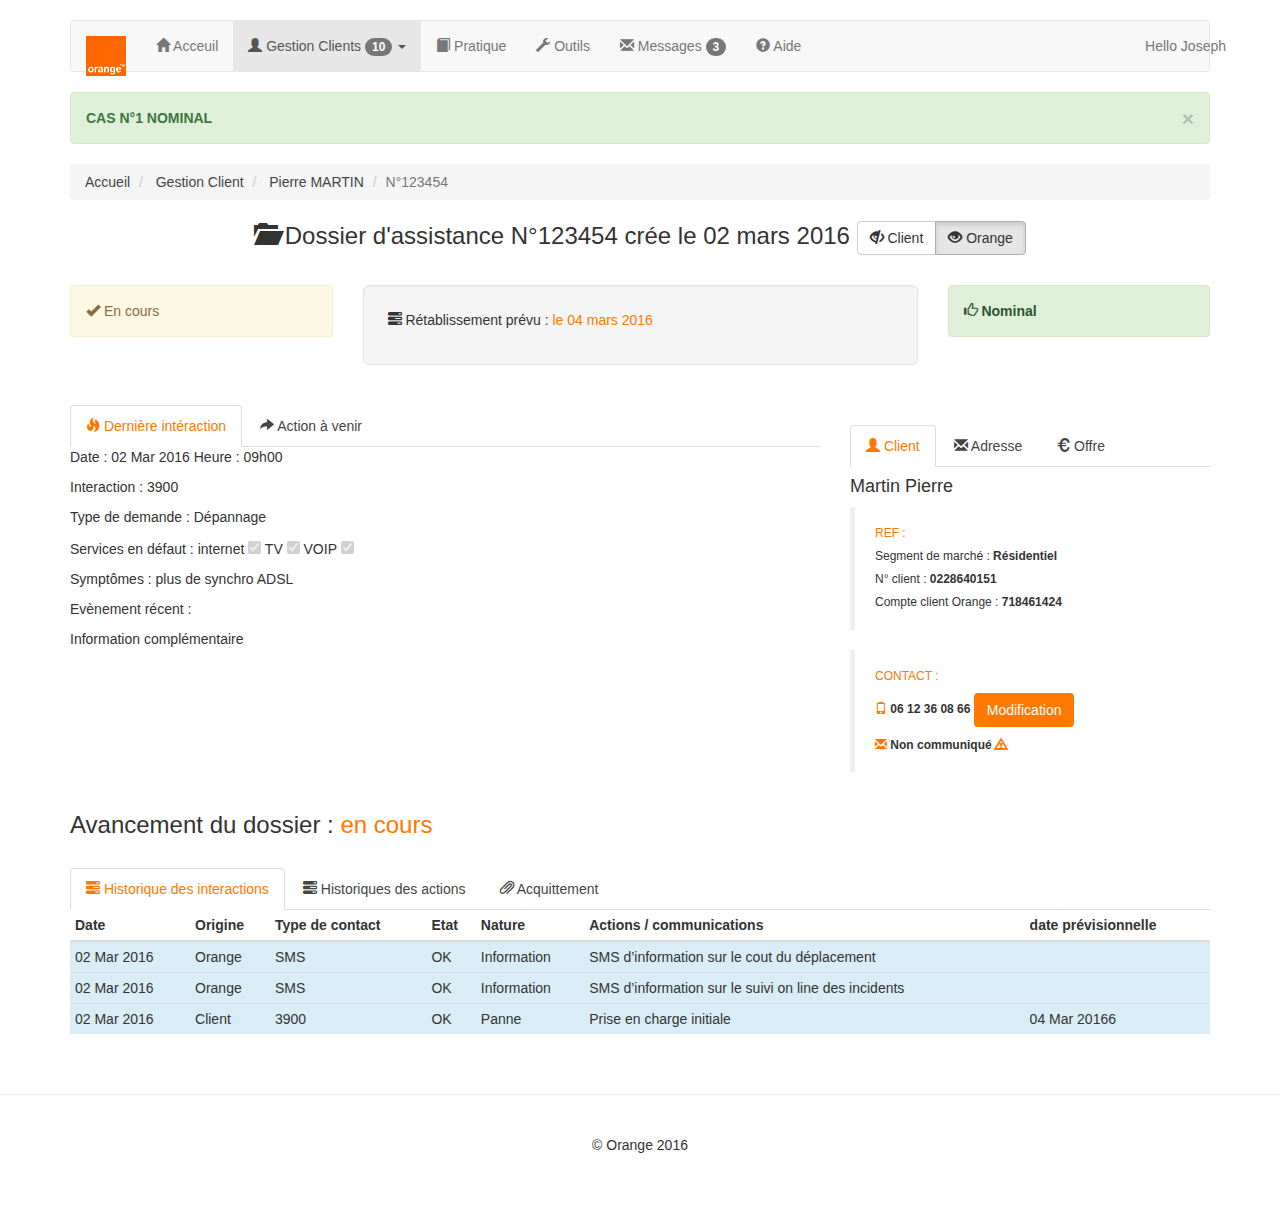
<file: 123454_tech.html>
<!DOCTYPE html>
<html lang="en">

  <head>
    <meta charset="utf-8">
    <meta http-equiv="X-UA-Compatible" content="IE=edge">
    <meta name="viewport" content="width=device-width, initial-scale=1">
    <meta name="description" content="">
    <meta name="author" content="Serafini, Boulanger">
    <link rel="icon" href="icon/orange.ico">

    <title>Mon Dossier d'assistance</title>

    <!-- Bootstrap core CSS -->
    <link href="css/bootstrap.min.css" rel="stylesheet">
    <!-- <link href="https://maxcdn.bootstrapcdn.com/bootswatch/3.2.0/united/bootstrap.min.css" rel="stylesheet" data-mbcode_theme="true"> -->

    <!-- Custom styles for this template -->
    <link href="css/normalize.css" rel="stylesheet">
    <link href="css/justified-nav.css" rel="stylesheet">
    <!--link href="css/orange.bootstrap.min.css" rel="stylesheet"-->
    <!--link href="css/orange.main.less" rel="stylesheet"-->
    <link href="css/specific.css" rel="stylesheet">
    <!-- <link href="css/theme.less" rel="stylesheet"> -->

    <!-- HTML5 shim and Respond.js IE8 support of HTML5 elements and media queries -->
    <!--[if lt IE 9]> <script src="https://oss.maxcdn.com/html5shiv/3.7.2/html5shiv.min.js"></script> <script src="https://oss.maxcdn.com/respond/1.4.2/respond.min.js"></script> <!--[endif]---->
  </head>

  <body>
    <!-- header -->
    <div class="container">
      <div class="masthead">
        <nav role="navigation" class="navbar  navbar-default ">
          <!-- navbar-fixed-top -->
          <div class="container">
            <!-- Brand and toggle get grouped for better mobile display -->
            <div class="navbar-header">
              <button type="button" class="navbar-toggle collapsed" data-toggle="collapse" data-target="#bs-example-navbar-collapse-1" aria-expanded="false">
                <span class="sr-only">Toggle navigation</span>
                <span class="icon-bar"></span>
                <span class="icon-bar"></span>
                <span class="icon-bar"></span>
              </button>
              <a class="navbar-brand" href="#"><img alt="Brand" src="img/orange_logo.png"></a>
            </div>

            <!-- Collect the nav links, forms, and other content for toggling -->
            <div class="collapse navbar-collapse" id="bs-example-navbar-collapse-1">
              <ul class="nav navbar-nav">
                <li>
                  <a href="#">
                    <span class="glyphicon glyphicon-home" aria-hidden="true"></span>
                    Acceuil<span class="sr-only">(current)</span>
                  </a>
                </li>
                <li class="dropdown active">
                  <a href="#" class="dropdown-toggle" data-toggle="dropdown" role="button" aria-haspopup="true" aria-expanded="false">
                    <span class="glyphicon glyphicon-user" aria-hidden="true"></span>
                    Gestion Clients
                    <span class="badge">10</span>
                    <span class="caret"></span>
                  </a>
                  <ul class="dropdown-menu">
                    <li>
                      <a href="123451_tech.html">Dossier 123451</a>
                    </li>
                    <li>
                      <a href="123452_tech.html">Dossier 123452</a>
                    </li>
                    <li>
                      <a href="123453_tech.html">Dossier 123453</a>
                    </li>
                    <li>
                      <a href="123454_tech.html">Dossier 123454</a>
                    </li>
                    <li>
                      <a href="123455_tech.html">Dossier 123455</a>
                    </li>
                    <li>
                      <a href="index.html">Dossier 123456</a>
                    </li>
                  </ul>
                </li>
                <li>
                  <a href="index.html#">
                    <span class="glyphicon glyphicon-book" aria-hidden="true"></span>
                    Pratique</a>
                </li>
                <li>
                  <a href="index.html#">
                    <span class="glyphicon glyphicon-wrench" aria-hidden="true"></span>
                    Outils</a>
                </li>
                <li>
                  <a href="index.html#">
                    <span class="glyphicon glyphicon-envelope" aria-hidden="true"></span>
                    Messages
                    <span class="badge">3</span>
                  </a>
                </li>
                <li>
                  <a href="index.html#">
                    <span class="glyphicon glyphicon-question-sign" aria-hidden="true"></span>
                    Aide</a>
                </li>

              </ul>

              <p class="navbar-text navbar-right">Hello
                <a href="#" class="navbar-link">Joseph</a>
              </p>
            </div>
            <!-- /.navbar-collapse -->
          </div>
          <!-- /.container-fluid -->
        </nav>

      </div>
      <!-- masterhead -->
    </div>
    <!-- header -->

    <!-- container dossier d'assistance spécifique -->
    <div id="assitance" class="container">
      <!-- message temporaire pour la demo maquette -->
      <div id="message" class="">
        <i class="fa fa-star"></i>
        <div style="" class="alert alert-success">
          <button type="button" class="close" data-dismiss="alert" aria-hidden="true">×</button>
          <strong>CAS N°1 NOMINAL
          </strong>
        </div>
      </div>
      <!-- bare de navigation -->
      <ol class="breadcrumb">
        <li>
          <a href="#">Accueil</a>
        </li>
        <li>
          <a href="#">Gestion Client</a>
        </li>
        <li>
          <a href="#">Pierre MARTIN</a>
        </li>
        <li class="active">N°123454</li>
      </ol>

      <h3 class="text-center">
        <span class="glyphicon glyphicon-folder-open" aria-hidden="true"></span>
        Dossier d'assistance N°123454 crée le 02 mars 2016

        <div class="btn-group" role="group" aria-label="...">
          <a class="btn btn-default" href="123454_client.html" role="button">
            <span class="glyphicon glyphicon-eye-close" aria-hidden="true"></span>
            Client</a>
          <a class="btn btn-default active" href="123454_tech.html" role="button">
            <span class="glyphicon glyphicon-eye-open" aria-hidden="true"></span>
            Orange</a>
        </div>

        <i class="fa fa-archive"></i>
      </h3>
      <br>
      <!-- a virer, gérer le padding -->
      <div id="row-rdv" class="row">
        <div class="col-md-3">
          <div class="alert alert-warning" role="alert">
            <span class="glyphicon glyphicon-ok" aria-hidden="true"></span>
            En cours</div>
        </div>
        <div class="col-md-6">
          <div class="well well-lg">

            <p>
              <span class="glyphicon glyphicon-tasks" aria-hidden="true"></span>
              Rétablissement prévu : <span class="digital_orange_color">le 04 mars 2016</span></p>
          </div>
        </div>
        <div class="col-md-3">
          <div class="alert alert-success" role="alert">
            <a href="#" class="alert-link">
              <span class="glyphicon glyphicon-thumbs-up" aria-hidden="true"></span>
              Nominal</a>
          </div>
        </div>
      </div>
      <!-- row-rdv -->
      <br>
      <!-- a virer, gérer le padding -->
      <div id="row-actions" class="row">
        <div id="col-actions" class="col-md-8">
          <ul class="nav nav-tabs">
            <li class="active">
              <a data-toggle="tab" href="#last">
                <span class="glyphicon glyphicon-fire" aria-hidden="true"></span>
                Dernière intéraction</a>
            </li>
            <li>
              <a data-toggle="tab" href="#action">
                <span class="glyphicon glyphicon-share-alt" aria-hidden="true"></span>
                Action à venir</a>
            </li>
          </ul>
          <div class="tab-content">
            <div id="last" class="tab-pane fade in active">
              <p>Date : 02 Mar 2016 Heure : 09h00</p>
              <p>Interaction : 3900</p>
              <p>Type de demande : Dépannage</p>
              <p>Services en défaut : internet
                <input type="checkbox" value="" checked="" disabled>
                TV
                <input type="checkbox" value="" checked="" disabled>
                VOIP
                <input type="checkbox" value="" checked="" disabled>
              </p>
              <p>Symptômes : plus de synchro ADSL</p>
              <p>Evènement récent :
              </p>
              <p>Information complémentaire</p>
            </div>
            <div id="action" class="tab-pane fade">
              <!-- <caption>Interaction/action</caption> -->
              <table class="table table-hover table-condensed">
                <thead>
                  <tr>
                    <th>Date</th>
                    <th>Acteur</th>
                    <th>description</th>
                    <th>RDV</th>
                    <th>Cout</th>
                  </tr>
                </thead>
                <tbody>
                  <tr class="info">
                    <td>04 Mar 2016</td>
                    <td>Orange</td>
                    <td>Intervention sur réseau</td>
                    <td>
                      <input type="checkbox" value="" disabled>
                    </td>
                    <td>0€</td>
                  </tr>
                </tbody>
              </table>
            </div>
          </div>
        </div>
        <!-- col-actions -->
        <br/>
        <div id="col-info_client" class="col-md-4">
          <ul class="nav nav-tabs">
            <li class="active">
              <a data-toggle="tab" href="#client">
                <span class="glyphicon glyphicon-user" aria-hidden="true"></span>
                Client</a>
            </li>
            <li>
              <a data-toggle="tab" href="#adresse">
                <span class="glyphicon glyphicon-envelope" aria-hidden="true"></span>
                Adresse</a>
            </li>
            <li>
              <a data-toggle="tab" href="#offre">
                <span class="glyphicon glyphicon-euro" aria-hidden="true"></span>
                Offre</a>
            </li>
            <li></li>
          </ul>
          <div class="tab-content">
            <div id="client" class="tab-pane fade in active">
              <h4>Martin Pierre</h4>
              <blockquote>
                <h6 class="digital_orange_color">REF :
                </h6>
                <h6>Segment de marché :
                  <strong>Résidentiel</strong>
                </h6>
                <h6>N° client :
                  <strong>0228640151</strong>
                </h6>
                <h6>Compte client Orange :
                  <strong>718461424</strong>
                </h6>
              </blockquote>
              <blockquote>
                <h6 class="digital_orange_color">CONTACT :
                </h6>
                <h6>
                  <span class="glyphicon glyphicon-phone digital_orange_color" aria-hidden="true"></span>
                  <strong>06 12 36 08 66
                  </strong>
                  <button type="button" class="btn">Modification</button>
                </h6>
                <h6>
                  <span class="glyphicon glyphicon-envelope digital_orange_color" aria-hidden="true"></span>
                  <strong>Non communiqué</strong>
                  <span class="glyphicon glyphicon-warning-sign digital_orange_color" aria-hidden="true"></span>
                </h6>
                <p></p>
              </blockquote>
            </div>
            <div id="adresse" class="tab-pane fade">
              <h3>Adresse</h3>
            </div>
            <div id="offre" class="tab-pane fade">
              <h3>Offre</h3>
            </div>
          </div>
        </div>
        <!-- col-info_client -->
      </div>
      <!-- row-actions -->

      <h3>
        <p>Avancement du dossier :
          <span class="digital_orange_color">en cours</span>
        </p>
      </h3>

      <br>
      <!-- a virer, gérer le padding -->
      <div id="row-historique" class="row">
        <div id="col-historique" class="col-md-12">
          <ul class="nav nav-tabs">
            <li class="active">
              <a data-toggle="tab" href="#historique-interactions">
                <span class="glyphicon glyphicon-tasks" aria-hidden="true"></span>
                Historique des interactions</a>
            </li>
            <li>
              <a data-toggle="tab" href="#historique-actions">
                <span class="glyphicon glyphicon-tasks" aria-hidden="true"></span>
                Historiques des actions</a>
            </li>
            <li>
              <a data-toggle="tab" href="#historique-acquittement">
                <span class="glyphicon glyphicon-paperclip" aria-hidden="true"></span>
                Acquittement</a>
            </li>
          </ul>
          <div class="tab-content">
            <div id="historique-interactions" class="tab-pane fade in active">
              <!-- <caption>Interaction/action</caption> -->
              <table class="table table-hover table-condensed">
                <thead>
                  <tr>
                    <th>Date</th>
                    <th>Origine</th>
                    <th>Type de contact</th>
                    <th>Etat</th>
                    <th>Nature</th>
                    <th>Actions / communications</th>
                    <th>date prévisionnelle</th>
                  </tr>
                </thead>
                <tbody>
                  <tr class="info">
                    <td>02 Mar 2016</td>
                    <td>Orange</td>
                    <td>SMS</td>
                    <td>OK</td>
                    <td>Information</td>
                    <td>SMS d’information sur le cout du déplacement</td>
                    <td></td>
                  </tr>
                  <tr class="info">
                    <td>02 Mar 2016</td>
                    <td>Orange</td>
                    <td>SMS</td>
                    <td>OK</td>
                    <td>Information</td>
                    <td>SMS d’information sur le suivi on line des incidents</td>
                    <td></td>
                  </tr>
                  <tr class="info">
                    <td>02 Mar 2016</td>
                    <td>Client</td>
                    <td>3900</td>
                    <td>OK</td>
                    <td>Panne</td>
                    <td>Prise en charge initiale</td>
                    <td>04 Mar 20166</td>
                  </tr>
                </tbody>
              </table>
            </div>
            <div id="historique-actions" class="tab-pane fade">
              <h3>Historique des actions</h3>
              <caption>Interaction/action</caption>
              <table class="table table-hover table-condensed">
                <thead>
                  <tr>
                    <th>Date</th>
                    <th>Acteur</th>
                    <th>Etat</th>
                    <th>Nature</th>
                    <th>Compte rendu</th>
                    <th>Vérifications de bon fonctionnement</th>
                    <th>Suite à donner</th>
                  </tr>
                </thead>
                <tbody>
                  <tr class="info">
                    <td>02 Mar 2016</td>
                    <td>UAT</td>
                    <td></td>
                    <td>Prise en charge</td>
                    <td>Défaut en ligne détecté</td>
                    <td></td>
                    <td>Inter PLI</td>
                  </tr>
                </tbody>
              </table>
            </div>
            <div id="historique-acquittement" class="tab-pane fade">
              Acquittements
            </div>
          </div>
        </div>
        <!-- col-historique -->
      </div>
      <!-- row-historique -->

    </div>
    <!-- container assistance -->

    <!-- Site footer -->
    <div class="footer">
      <p>© Orange 2016</p>
    </div>
    <!-- /container -->

    <!-- Bootstrap core JavaScript
          ================================================== -->
    <!-- Placed at the end of the document so the pages load faster -->
    <script src="js/jquery-1.12.1.min.js"></script>
    <script src="js/bootstrap.min.js"></script>

  </body>

</html>
</file>
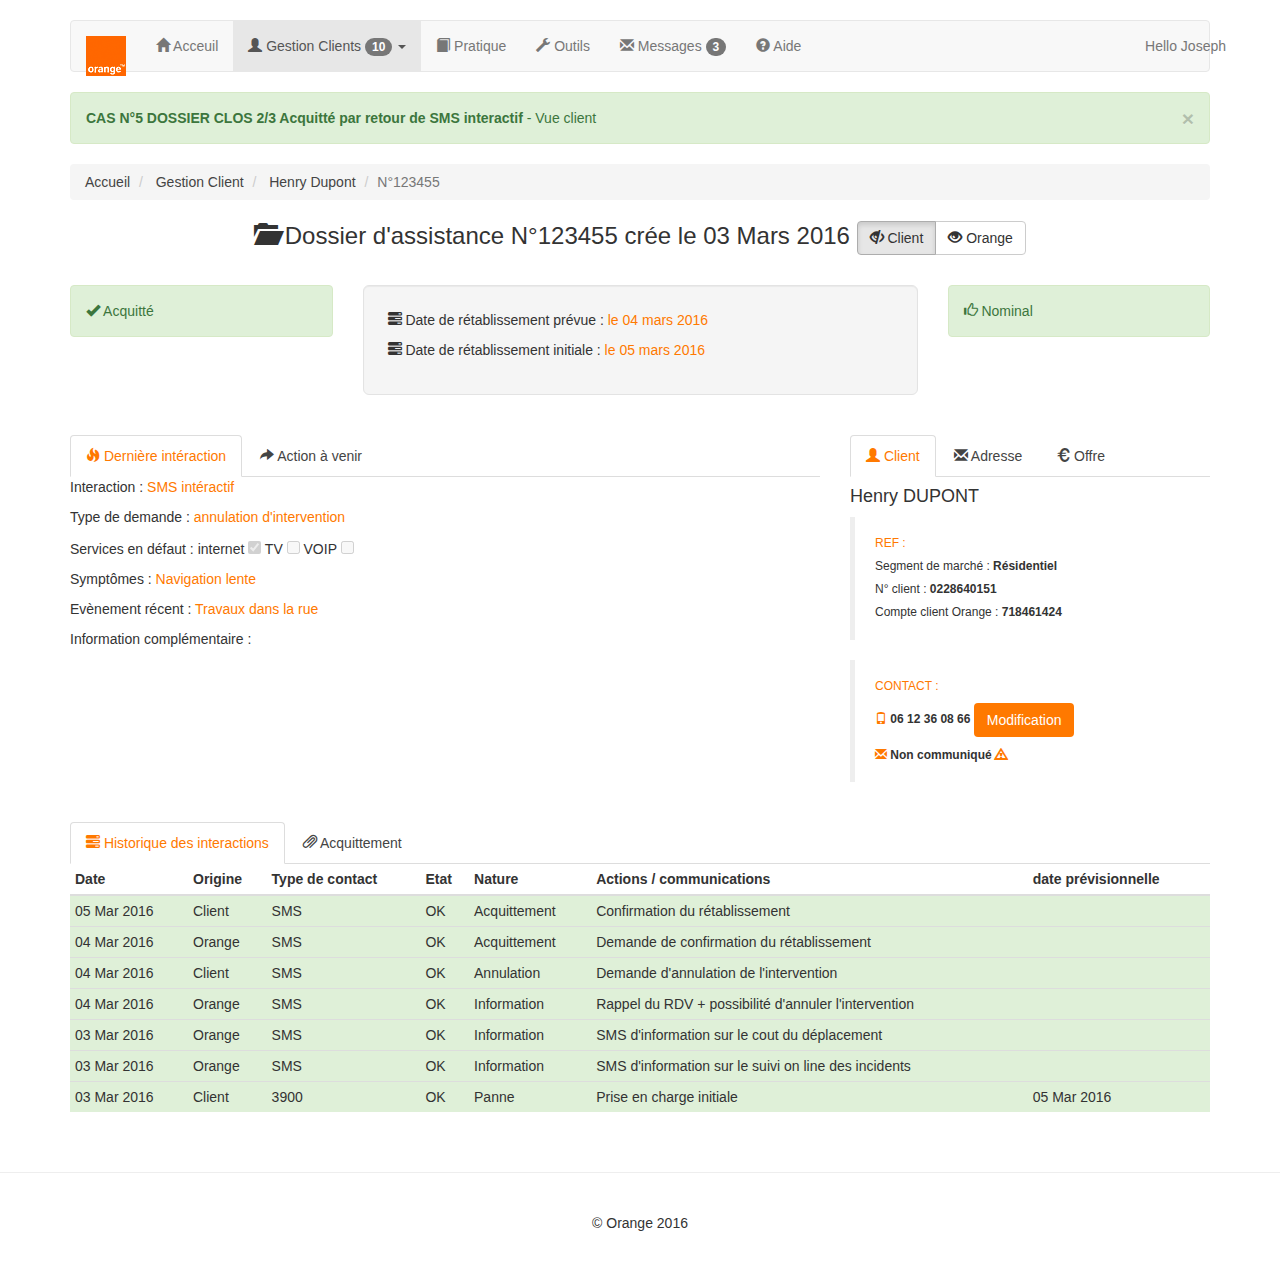
<file: 123455_client.html>
<!DOCTYPE html>
<html lang="en">

  <head>
    <meta charset="utf-8">
    <meta http-equiv="X-UA-Compatible" content="IE=edge">
    <meta name="viewport" content="width=device-width, initial-scale=1">
    <meta name="description" content="">
    <meta name="author" content="Serafini, Boulanger">
    <link rel="icon" href="icon/orange.ico">

    <title>Mon Dossier d'assistance</title>

    <!-- Bootstrap core CSS -->
    <link href="css/bootstrap.min.css" rel="stylesheet">
    <!-- <link href="https://maxcdn.bootstrapcdn.com/bootswatch/3.2.0/united/bootstrap.min.css" rel="stylesheet" data-mbcode_theme="true"> -->

    <!-- Custom styles for this template -->
    <link href="css/normalize.css" rel="stylesheet">
    <link href="css/justified-nav.css" rel="stylesheet">
    <!--link href="css/orange.bootstrap.min.css" rel="stylesheet"-->
    <!--link href="css/orange.main.less" rel="stylesheet"-->
    <link href="css/specific.css" rel="stylesheet">
    <!-- <link href="css/theme.less" rel="stylesheet"> -->

    <!-- HTML5 shim and Respond.js IE8 support of HTML5 elements and media queries -->
    <!--[if lt IE 9]> <script src="https://oss.maxcdn.com/html5shiv/3.7.2/html5shiv.min.js"></script> <script src="https://oss.maxcdn.com/respond/1.4.2/respond.min.js"></script> <!--[endif]---->
  </head>

  <body>
    <!-- header -->
    <div class="container">
      <div class="masthead">
        <nav role="navigation" class="navbar  navbar-default ">
          <!-- navbar-fixed-top -->
          <div class="container">
            <!-- Brand and toggle get grouped for better mobile display -->
            <div class="navbar-header">
              <button type="button" class="navbar-toggle collapsed" data-toggle="collapse" data-target="#bs-example-navbar-collapse-1" aria-expanded="false">
                <span class="sr-only">Toggle navigation</span>
                <span class="icon-bar"></span>
                <span class="icon-bar"></span>
                <span class="icon-bar"></span>
              </button>
              <a class="navbar-brand" href="#"><img alt="Brand" src="img/orange_logo.png"></a>
            </div>

            <!-- Collect the nav links, forms, and other content for toggling -->
            <div class="collapse navbar-collapse" id="bs-example-navbar-collapse-1">
              <ul class="nav navbar-nav">
                <li>
                  <a href="#">
                    <span class="glyphicon glyphicon-home" aria-hidden="true"></span>
                    Acceuil<span class="sr-only">(current)</span>
                  </a>
                </li>
                <li class="dropdown active">
                  <a href="#" class="dropdown-toggle" data-toggle="dropdown" role="button" aria-haspopup="true" aria-expanded="false">
                    <span class="glyphicon glyphicon-user" aria-hidden="true"></span>
                    Gestion Clients
                    <span class="badge">10</span>
                    <span class="caret"></span>
                  </a>
                  <ul class="dropdown-menu">
                    <li>
                      <a href="123451_tech.html">Dossier 123451</a>
                    </li>
                    <li>
                      <a href="123452_tech.html">Dossier 123452</a>
                    </li>
                    <li>
                      <a href="123453_tech.html">Dossier 123453</a>
                    </li>
                    <li>
                      <a href="123454_tech.html">Dossier 123454</a>
                    </li>
                    <li>
                      <a href="123455_tech.html">Dossier 123455</a>
                    </li>
                    <li>
                      <a href="index.html">Dossier 123456</a>
                    </li>
                  </ul>
                </li>
                <li>
                  <a href="index.html#">
                    <span class="glyphicon glyphicon-book" aria-hidden="true"></span>
                    Pratique</a>
                </li>
                <li>
                  <a href="index.html#">
                    <span class="glyphicon glyphicon-wrench" aria-hidden="true"></span>
                    Outils</a>
                </li>
                <li>
                  <a href="index.html#">
                    <span class="glyphicon glyphicon-envelope" aria-hidden="true"></span>
                    Messages
                    <span class="badge">3</span>
                  </a>
                </li>
                <li>
                  <a href="index.html#">
                    <span class="glyphicon glyphicon-question-sign" aria-hidden="true"></span>
                    Aide</a>
                </li>

              </ul>
              <p class="navbar-text navbar-right">Hello
                <a href="#" class="navbar-link">Joseph</a>
              </p>
            </div>
            <!-- /.navbar-collapse -->
          </div>
          <!-- /.container-fluid -->
        </nav>

      </div>
      <!-- masterhead -->
    </div>
    <!-- header -->

    <!-- container dossier d'assistance spécifique -->
    <div id="assitance" class="container">
      <!-- message temporaire pour la demo maquette -->
      <div id="message" class="">
        <i class="fa fa-star"></i>
        <div style="" class="alert alert-success">
          <button type="button" class="close" data-dismiss="alert" aria-hidden="true">×</button>
          <strong>CAS N°5 DOSSIER CLOS 2/3 Acquitté par retour de SMS interactif</strong>
          - Vue client
        </div>
      </div>
      <!-- bare de navigation -->
      <ol class="breadcrumb">
        <li>
          <a href="#">Accueil</a>
        </li>
        <li>
          <a href="#">Gestion Client</a>
        </li>
        <li>
          <a href="#">Henry Dupont</a>
        </li>
        <li class="active">N°123455</li>
      </ol>

      <h3 class="text-center">
        <span class="glyphicon glyphicon-folder-open" aria-hidden="true"></span>
        Dossier d'assistance N°123455 crée le 03 Mars 2016
        <div class="btn-group" role="group" aria-label="...">
          <a class="btn btn-default active" href="123455_client.html" role="button">
            <span class="glyphicon glyphicon-eye-close" aria-hidden="true"></span>
            Client</a>
          <a class="btn btn-default" href="123455_tech.html" role="button">
            <span class="glyphicon glyphicon-eye-open" aria-hidden="true"></span>
            Orange</a>
        </div>
        <i class="fa fa-archive"></i>
      </h3>
      <br>
      <!-- a virer, gérer le padding -->
      <div id="row-rdv" class="row">
        <div class="col-md-3">
          <div class="alert alert-success" role="alert">
            <span class="glyphicon glyphicon-ok" aria-hidden="true"></span>
            Acquitté</div>
        </div>
        <div class="col-md-6">
          <div class="well well-lg">

            <p>
              <span class="glyphicon glyphicon-tasks" aria-hidden="true"></span>
              Date de rétablissement prévue :
              <span class="digital_orange_color">le 04 mars 2016</span>
            </p>
            <p>
              <span class="glyphicon glyphicon-tasks" aria-hidden="true"></span>
              Date de rétablissement initiale :
              <span class="digital_orange_color">le 05 mars 2016</span>
            </p>
          </div>
        </div>
        <div class="col-md-3">
          <div class="alert alert-success" role="alert">
            <span class="glyphicon glyphicon-thumbs-up" aria-hidden="true"></span>
            Nominal</div>
        </div>
      </div>
      <!-- row-rdv -->
      <br>
      <!-- a virer, gérer le padding -->
      <div id="row-actions" class="row">
        <div id="col-actions" class="col-md-8">
          <ul class="nav nav-tabs">
            <li class="active">
              <a data-toggle="tab" href="#last">
                <span class="glyphicon glyphicon-fire" aria-hidden="true"></span>
                Dernière intéraction</a>
            </li>
            <li>
              <a data-toggle="tab" href="#action">
                <span class="glyphicon glyphicon-share-alt" aria-hidden="true"></span>
                Action à venir</a>
            </li>
          </ul>
          <div class="tab-content">
            <div id="last" class="tab-pane fade in active">
              <p>Interaction :
                <span class="digital_orange_color">SMS intéractif</span>
              </p>
              <p>Type de demande :
                <span class="digital_orange_color">annulation d'intervention</span>
              </p>
              <p>Services en défaut : internet
                <input type="checkbox" value="" checked="checked" disabled>
                TV
                <input type="checkbox" value="" disabled>
                VOIP
                <input type="checkbox" value="" disabled>
              </p>
              <p>Symptômes :
                <span class="digital_orange_color">Navigation lente</span>
              </p>
              <p>Evènement récent :
                <span class="digital_orange_color">Travaux dans la rue</span>
              </p>
              <p>Information complémentaire :
              </p>
            </div>
            <div id="action" class="tab-pane fade">
              <table class="table table-hover table-condensed">
                <!-- <caption>Interaction/action</caption> -->
                <thead>
                  <tr>
                    <th>Date</th>
                    <th>Acteur</th>
                    <th>description</th>
                    <th>RDV</th>
                    <th>Cout</th>
                  </tr>
                </thead>
                <tbody>
                  <tr class="success">
                    <td></td>
                    <td></td>
                    <td></td>
                    <td></td>
                    <td></td>
                  </tr>
                </tbody>
              </table>
            </div>
          </div>
        </div>
        <!-- col-actions -->
        <div id="col-info_client" class="col-md-4">
          <ul class="nav nav-tabs">
            <li class="active">
              <a data-toggle="tab" href="#client">
                <span class="glyphicon glyphicon-user" aria-hidden="true"></span>
                Client</a>
            </li>
            <li>
              <a data-toggle="tab" href="#adresse">
                <span class="glyphicon glyphicon-envelope" aria-hidden="true"></span>
                Adresse</a>
            </li>
            <li>
              <a data-toggle="tab" href="#offre">
                <span class="glyphicon glyphicon-euro" aria-hidden="true"></span>
                Offre</a>
            </li>
            <li></li>
          </ul>
          <div class="tab-content">
            <div id="client" class="tab-pane fade in active">
              <h4>Henry DUPONT</h4>
              <blockquote>
                <h6 class="digital_orange_color">REF :
                </h6>
                <h6>Segment de marché :
                  <strong>Résidentiel</strong>
                </h6>
                <h6>N° client :
                  <strong>0228640151</strong>
                </h6>
                <h6>Compte client Orange :
                  <strong>718461424</strong>
                </h6>
              </blockquote>
              <blockquote>
                <h6 class="digital_orange_color">CONTACT :
                </h6>
                <h6>
                  <span class="glyphicon glyphicon-phone digital_orange_color" aria-hidden="true"></span>
                  <strong>06 12 36 08 66
                  </strong>
                  <button type="button" class="btn">Modification</button>
                </h6>
                <h6>
                  <span class="glyphicon glyphicon-envelope digital_orange_color" aria-hidden="true"></span>
                  <strong>Non communiqué</strong>
                  <span class="glyphicon glyphicon-warning-sign digital_orange_color" aria-hidden="true"></span>
                </h6>
                <p></p>
              </blockquote>
            </div>
            <div id="adresse" class="tab-pane fade">
              <h3>adresse</h3>
            </div>
            <div id="offre" class="tab-pane fade">
              <h3>Offre</h3>
            </div>
          </div>
        </div>
        <!-- col-info_client -->
      </div>
      <!-- row-actions -->

      <br>
      <!-- a virer, gérer le padding -->
      <div id="row-historique" class="row">
        <div id="col-historique" class="col-md-12">
          <ul class="nav nav-tabs">
            <li class="active">
              <a data-toggle="tab" href="#historique-interactions">
                <span class="glyphicon glyphicon-tasks" aria-hidden="true"></span>
                Historique des interactions</a>
            </li>
            <li>
              <a data-toggle="tab" href="#historique-acquittement">
                <span class="glyphicon glyphicon-paperclip" aria-hidden="true"></span>
                Acquittement</a>
            </li>
          </ul>
          <div class="tab-content">
            <div id="historique-interactions" class="tab-pane fade in active">
              <table class="table table-hover table-condensed">
                <!-- <caption>Interaction/action</caption> -->
                <thead>
                  <tr>
                    <th>Date</th>
                    <th>Origine</th>
                    <th>Type de contact</th>
                    <th>Etat</th>
                    <th>Nature</th>
                    <th>Actions / communications</th>
                    <th>date prévisionnelle</th>
                  </tr>
                </thead>
                <tbody>
                  <tr class="success">
                    <td>05 Mar 2016</td>
                    <td>Client</td>
                    <td>SMS</td>
                    <td>OK</td>
                    <td>Acquittement</td>
                    <td>Confirmation du rétablissement</td>
                    <td></td>
                  </tr>
                  <tr class="success">
                    <td>04 Mar 2016</td>
                    <td>Orange</td>
                    <td>SMS</td>
                    <td>OK</td>
                    <td>Acquittement</td>
                    <td>Demande de confirmation du rétablissement</td>
                    <td></td>
                  </tr>
                  <tr class="success">
                    <td>04 Mar 2016</td>
                    <td>Client</td>
                    <td>SMS</td>
                    <td>OK</td>
                    <td>Annulation</td>
                    <td>Demande d'annulation de l'intervention</td>
                    <td></td>
                  </tr>
                  <tr class="success">
                    <td>04 Mar 2016</td>
                    <td>Orange</td>
                    <td>SMS</td>
                    <td>OK</td>
                    <td>Information</td>
                    <td>Rappel du RDV + possibilité d'annuler l'intervention</td>
                    <td></td>
                  </tr>
                  <tr class="success">
                    <td>03 Mar 2016</td>
                    <td>Orange</td>
                    <td>SMS</td>
                    <td>OK</td>
                    <td>Information</td>
                    <td>SMS d'information sur le cout du déplacement</td>
                    <td></td>
                  </tr>
                  <tr class="success">
                    <td>03 Mar 2016</td>
                    <td>Orange</td>
                    <td>SMS</td>
                    <td>OK</td>
                    <td>Information</td>
                    <td>SMS d'information sur le suivi on line des incidents</td>
                    <td></td>
                  </tr>
                  <tr class="success">
                    <td>03 Mar 2016</td>
                    <td>Client</td>
                    <td>3900</td>
                    <td>OK</td>
                    <td>Panne</td>
                    <td>Prise en charge initiale</td>
                    <td>05 Mar 2016</td>
                  </tr>
                </tbody>
              </table>
            </div>
            <div id="historique-acquittement" class="tab-pane fade">
              <p>Date :
                <span class="digital_orange_color">04 mars 2016</span>
              </p>
              <p>Mode :
                <span class="digital_orange_color">SMS intéractif</span>
              </p>
              <p>Résultats : OK
                <input type="checkbox" value="" checked="checked" disabled>
                KO
                <input type="checkbox" value="" disabled>
                PARTIEL
                <input type="checkbox" value="" disabled>
              </p>
              <p>Pb résiduel éventuels :
                <span class="digital_orange_color">aucun</span>
              </p>
              <p>Autre demande :
                <span class="digital_orange_color">intéressé par l'offre FIBRE</span>
              </p>
              <p>dédommagement :
                <span class="digital_orange_color">0€</span>
              </p>
            </div>
          </div>
        </div>
        <!-- col-historique -->
      </div>
      <!-- row-historique -->

    </div>
    <!-- container assistance -->

    <!-- Site footer -->
    <div class="footer">
      <p>© Orange 2016</p>
    </div>
    <!-- /container -->

    <!-- Bootstrap core JavaScript
          ================================================== -->
    <!-- Placed at the end of the document so the pages load faster -->
    <script src="js/jquery-1.12.1.min.js"></script>
    <script src="js/bootstrap.min.js"></script>

  </body>

</html>
</file>
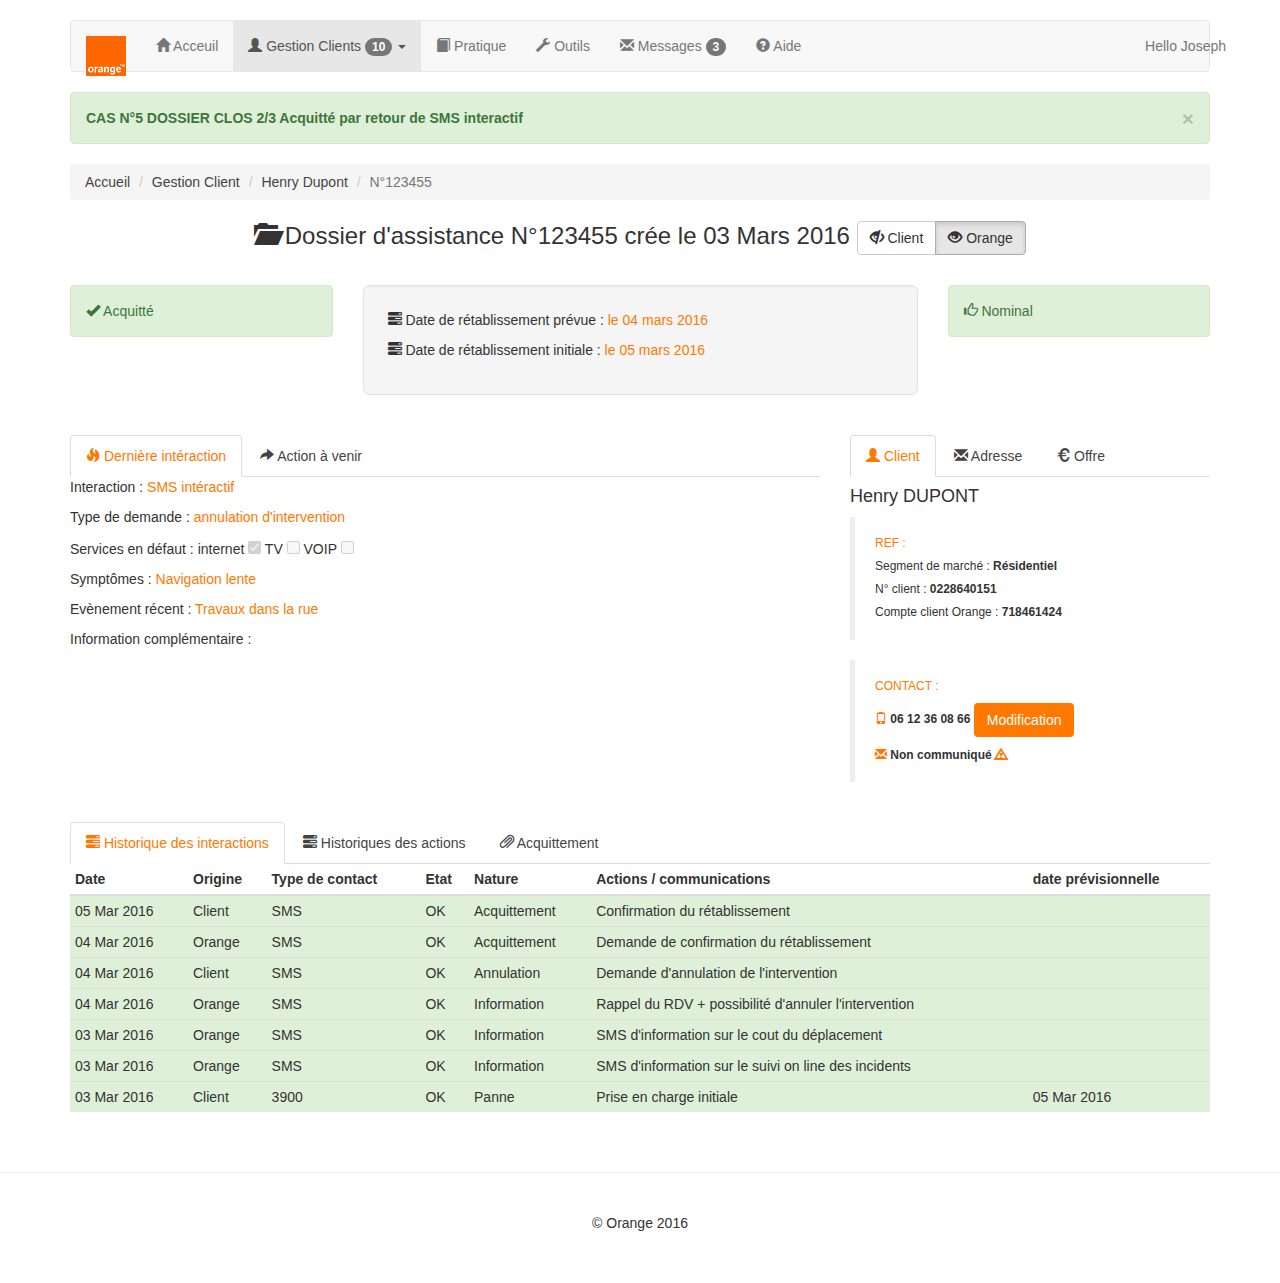
<file: 123455_tech.html>
<!DOCTYPE html>
<html lang="en">

<head>
  <meta charset="utf-8">
  <meta http-equiv="X-UA-Compatible" content="IE=edge">
  <meta name="viewport" content="width=device-width, initial-scale=1">
  <meta name="description" content="">
  <meta name="author" content="Serafini, Boulanger">
  <link rel="icon" href="icon/orange.ico">

  <title>Mon Dossier d'assistance</title>

  <!-- Bootstrap core CSS -->
  <link href="css/bootstrap.min.css" rel="stylesheet">
  <!-- <link href="https://maxcdn.bootstrapcdn.com/bootswatch/3.2.0/united/bootstrap.min.css" rel="stylesheet" data-mbcode_theme="true"> -->

  <!-- Custom styles for this template -->
  <link href="css/normalize.css" rel="stylesheet">
  <link href="css/justified-nav.css" rel="stylesheet">
  <!--link href="css/orange.bootstrap.min.css" rel="stylesheet"-->
  <!--link href="css/orange.main.less" rel="stylesheet"-->
  <link href="css/specific.css" rel="stylesheet">
  <!-- <link href="css/theme.less" rel="stylesheet"> -->

  <!-- HTML5 shim and Respond.js IE8 support of HTML5 elements and media queries -->
  <!--[if lt IE 9]>
  <script src="https://oss.maxcdn.com/html5shiv/3.7.2/html5shiv.min.js"></script>
  <script src="https://oss.maxcdn.com/respond/1.4.2/respond.min.js"></script>
  <!--[endif]---->
</head>

<body>
  <!-- header -->
  <div class="container">
    <div class="masthead">
      <nav role="navigation" class="navbar  navbar-default ">
        <!-- navbar-fixed-top -->
        <div class="container">
          <!-- Brand and toggle get grouped for better mobile display -->
          <div class="navbar-header">
            <button type="button" class="navbar-toggle collapsed" data-toggle="collapse" data-target="#bs-example-navbar-collapse-1" aria-expanded="false">
              <span class="sr-only">Toggle navigation</span>
              <span class="icon-bar"></span>
              <span class="icon-bar"></span>
              <span class="icon-bar"></span>
            </button>
            <a class="navbar-brand" href="#"><img alt="Brand" src="img/orange_logo.png"></a>
          </div>

          <!-- Collect the nav links, forms, and other content for toggling -->
          <div class="collapse navbar-collapse" id="bs-example-navbar-collapse-1">
            <ul class="nav navbar-nav">
              <li><a href="#"><span class="glyphicon glyphicon-home" aria-hidden="true"></span> Acceuil<span class="sr-only">(current)</span></a></li>
              <li class="dropdown active">
                <a href="#" class="dropdown-toggle" data-toggle="dropdown" role="button" aria-haspopup="true" aria-expanded="false">
                  <span class="glyphicon glyphicon-user" aria-hidden="true"></span> Gestion Clients <span class="badge">10</span> <span class="caret"></span></a>
                <ul class="dropdown-menu">
                  <li><a href="123451_tech.html">Dossier 123451</a></li>
                  <li><a href="123452_tech.html">Dossier 123452</a></li>
                  <li><a href="123453_tech.html">Dossier 123453</a></li>
                  <li><a href="123454_tech.html">Dossier 123454</a></li>
                  <li><a href="123455_tech.html">Dossier 123455</a></li>
                  <li><a href="index.html">Dossier 123456</a></li>
                </ul>
              </li>
              <li><a href="index.html#"><span class="glyphicon glyphicon-book" aria-hidden="true"></span> Pratique</a></li>
              <li><a href="index.html#"><span class="glyphicon glyphicon-wrench" aria-hidden="true"></span> Outils</a></li>
              <li><a href="index.html#"><span class="glyphicon glyphicon-envelope" aria-hidden="true"></span> Messages <span class="badge">3</span></a></li>
              <li><a href="index.html#"><span class="glyphicon glyphicon-question-sign" aria-hidden="true"></span> Aide</a></li>

            </ul>
            <p class="navbar-text navbar-right">Hello <a href="#" class="navbar-link">Joseph</a></p>
          </div>
          <!-- /.navbar-collapse -->
        </div>
        <!-- /.container-fluid -->
      </nav>


    </div>
    <!-- masterhead -->
  </div>
  <!-- header -->

  <!-- container dossier d'assistance spécifique -->
  <div id="assitance" class="container">
    <!-- message temporaire pour la demo maquette -->
    <div id="message" class="">
      <i class="fa fa-star"></i>
      <div style="" class="alert alert-success">
        <button type="button" class="close" data-dismiss="alert" aria-hidden="true">×</button>
        <strong>CAS N°5 DOSSIER CLOS 2/3 Acquitté par retour de SMS interactif</strong>
      </div>
    </div>
    <!-- bare de navigation -->
    <ol class="breadcrumb">
      <li><a href="#">Accueil</a></li>
      <li><a href="#">Gestion Client</a></li>
      <li><a href="#">Henry Dupont</a></li>
      <li class="active">N°123455</li>
    </ol>

    <h3 class="text-center">
        <span class="glyphicon glyphicon-folder-open" aria-hidden="true"></span>   Dossier d'assistance N°123455 crée le 03 Mars 2016
        <div class="btn-group" role="group" aria-label="...">
              <a class="btn btn-default" href="123455_client.html" role="button"><span class="glyphicon glyphicon-eye-close" aria-hidden="true"></span> Client</a>
              <a class="btn btn-default active" href="123455_tech.html" role="button"><span class="glyphicon glyphicon-eye-open" aria-hidden="true"></span> Orange</a>
          </div>
        <i class="fa fa-archive"></i>
      </h3>
    <br>
    <!-- a virer, gérer le padding -->
    <div id="row-rdv" class="row">
      <div class="col-md-3">
        <div class="alert alert-success" role="alert"><span class="glyphicon glyphicon-ok" aria-hidden="true"></span> Acquitté</div>
      </div>
      <div class="col-md-6">
        <div class="well well-lg">

          <p><span class="glyphicon glyphicon-tasks" aria-hidden="true"></span> Date de rétablissement prévue : <span class="digital_orange_color">le 04 mars 2016</span> </p>
          <p><span class="glyphicon glyphicon-tasks" aria-hidden="true"></span> Date de rétablissement initiale : <span class="digital_orange_color">le 05 mars 2016</span> </p>
        </div>
      </div>
      <div class="col-md-3">
        <div class="alert alert-success" role="alert"><span class="glyphicon glyphicon-thumbs-up" aria-hidden="true"></span> Nominal</div>
      </div>
    </div>
    <!-- row-rdv -->
    <br>
    <!-- a virer, gérer le padding -->
    <div id="row-actions" class="row">
      <div id="col-actions" class="col-md-8">
        <ul class="nav nav-tabs">
          <li class="active"><a data-toggle="tab" href="#last"><span class="glyphicon glyphicon-fire" aria-hidden="true"></span> Dernière intéraction</a></li>
          <li><a data-toggle="tab" href="#action"><span class="glyphicon glyphicon-share-alt" aria-hidden="true"></span> Action à venir</a></li>
        </ul>
        <div class="tab-content">
          <div id="last" class="tab-pane fade in active">
            <p>Interaction : <span class="digital_orange_color">SMS intéractif</span></p>
            <p>Type de demande : <span class="digital_orange_color">annulation d'intervention</span></p>
            <p>Services en défaut : internet
              <input type="checkbox" value="" checked="checked" disabled> TV
              <input type="checkbox" value="" disabled> VOIP
              <input type="checkbox" value="" disabled>
            </p>
            <p>Symptômes : <span class="digital_orange_color">Navigation lente</span></p>
            <p>Evènement récent : <span class="digital_orange_color">Travaux dans la rue</span></p>
            <p>Information complémentaire : </p>
          </div>
          <div id="action" class="tab-pane fade">
            <table class="table table-hover table-condensed">
              <!-- <caption>Interaction/action</caption> -->
              <thead>
                <tr>
                  <th>Date</th>
                  <th>Acteur</th>
                  <th>description</th>
                  <th>RDV</th>
                  <th>Cout</th>
                </tr>
              </thead>
              <tbody>
                <tr class="success">
                  <td></td>
                  <td></td>
                  <td></td>
                  <td></td>
                  <td></td>
                </tr>
              </tbody>
            </table>
          </div>
        </div>
      </div>
      <!-- col-actions -->
      <div id="col-info_client" class="col-md-4">
        <ul class="nav nav-tabs">
          <li class="active"><a data-toggle="tab" href="#client"><span class="glyphicon glyphicon-user" aria-hidden="true"></span> Client</a></li>
          <li><a data-toggle="tab" href="#adresse"><span class="glyphicon glyphicon-envelope" aria-hidden="true"></span> Adresse</a></li>
          <li><a data-toggle="tab" href="#offre"><span class="glyphicon glyphicon-euro" aria-hidden="true"></span> Offre</a></li>
          <li></li>
        </ul>
        <div class="tab-content">
          <div id="client" class="tab-pane fade in active">
            <h4>Henry DUPONT</h4>
            <blockquote>
              <h6 class="digital_orange_color">REF : </h6>
              <h6>Segment de marché : <strong>Résidentiel</strong></h6>
              <h6>N° client : <strong>0228640151</strong></h6>
              <h6>Compte client Orange : <strong>718461424</strong></h6>
            </blockquote>
            <blockquote>
              <h6 class="digital_orange_color">CONTACT : </h6>
              <h6>
                    <span class="glyphicon glyphicon-phone digital_orange_color" aria-hidden="true">
                    </span> <strong>06 12 36 08 66   </strong>
                    <button type="button" class="btn">Modification</button>
                  </h6>
              <h6>
                    <span class="glyphicon glyphicon-envelope digital_orange_color" aria-hidden="true"></span>
                    <strong>Non communiqué</strong>
                    <span class="glyphicon glyphicon-warning-sign digital_orange_color" aria-hidden="true"></span>
                  </h6>
              <p></p>
            </blockquote>
          </div>
          <div id="adresse" class="tab-pane fade">
            <h3>adresse</h3>
          </div>
          <div id="offre" class="tab-pane fade">
            <h3>Offre</h3>
          </div>
        </div>
      </div>
      <!-- col-info_client -->
    </div>
    <!-- row-actions -->

    <br>
    <!-- a virer, gérer le padding -->
    <div id="row-historique" class="row">
      <div id="col-historique" class="col-md-12">
        <ul class="nav nav-tabs">
          <li class="active"><a data-toggle="tab" href="#historique-interactions"><span class="glyphicon glyphicon-tasks" aria-hidden="true"></span> Historique des interactions</a></li>
          <li><a data-toggle="tab" href="#historique-actions"><span class="glyphicon glyphicon-tasks" aria-hidden="true"></span> Historiques des actions</a></li>
          <li><a data-toggle="tab" href="#historique-acquittement"><span class="glyphicon glyphicon-paperclip" aria-hidden="true"></span> Acquittement</a></li>
        </ul>
        <div class="tab-content">
          <div id="historique-interactions" class="tab-pane fade in active">
            <table class="table table-hover table-condensed">
              <!-- <caption>Interaction/action</caption> -->
              <thead>
                <tr>
                  <th>Date</th>
                  <th>Origine</th>
                  <th>Type de contact</th>
                  <th>Etat</th>
                  <th>Nature</th>
                  <th>Actions / communications</th>
                  <th>date prévisionnelle</th>
                </tr>
              </thead>
              <tbody>
                <tr class="success">
                  <td>05 Mar 2016</td>
                  <td>Client</td>
                  <td>SMS</td>
                  <td>OK</td>
                  <td>Acquittement</td>
                  <td>Confirmation du rétablissement</td>
                  <td></td>
                </tr>
                <tr class="success">
                  <td>04 Mar 2016</td>
                  <td>Orange</td>
                  <td>SMS</td>
                  <td>OK</td>
                  <td>Acquittement</td>
                  <td>Demande de confirmation du rétablissement</td>
                  <td></td>
                </tr>
                <tr class="success">
                  <td>04 Mar 2016</td>
                  <td>Client</td>
                  <td>SMS</td>
                  <td>OK</td>
                  <td>Annulation</td>
                  <td>Demande d'annulation de l'intervention</td>
                  <td></td>
                </tr>
                <tr class="success">
                  <td>04 Mar 2016</td>
                  <td>Orange</td>
                  <td>SMS</td>
                  <td>OK</td>
                  <td>Information</td>
                  <td>Rappel du RDV + possibilité d'annuler l'intervention</td>
                  <td></td>
                </tr>
                <tr class="success">
                  <td>03 Mar 2016</td>
                  <td>Orange</td>
                  <td>SMS</td>
                  <td>OK</td>
                  <td>Information</td>
                  <td>SMS d'information sur le cout du déplacement</td>
                  <td></td>
                </tr>
                <tr class="success">
                  <td>03 Mar 2016</td>
                  <td>Orange</td>
                  <td>SMS</td>
                  <td>OK</td>
                  <td>Information</td>
                  <td>SMS d'information sur le suivi on line des incidents</td>
                  <td></td>
                </tr>
                <tr class="success">
                  <td>03 Mar 2016</td>
                  <td>Client</td>
                  <td>3900</td>
                  <td>OK</td>
                  <td>Panne</td>
                  <td>Prise en charge initiale</td>
                  <td>05 Mar 2016</td>
                </tr>
              </tbody>
            </table>
          </div>
          <div id="historique-actions" class="tab-pane fade">
            <table class="table table-hover table-condensed">
              <!-- <caption>Interaction/action</caption> -->
              <thead>
                <tr>
                  <th>Date</th>
                  <th>Acteur</th>
                  <th>Etat</th>
                  <th>Nature</th>
                  <th>Compte rendu</th>
                  <th>Vérifications de bon fonctionnement</th>
                  <th>Suite à donner</th>
                </tr>
              </thead>
              <tbody>
                <tr class="success">
                  <td>03 Mar 2016</td>
                  <td>UAT</td>
                  <td>OK</td>
                  <td>Prise en charge</td>
                  <td>Ligne en défaut</td>
                  <td></td>
                  <td>inter PFC</td>
                </tr>
              </tbody>
            </table>
          </div>
          <div id="historique-acquittement" class="tab-pane fade">
            <p>Date : <span class="digital_orange_color">04 mars 2016</span></p>
            <p>Mode : <span class="digital_orange_color">SMS intéractif</span></p>
            <p>Résultats : OK
              <input type="checkbox" value="" checked="checked" disabled> KO
              <input type="checkbox" value="" disabled> PARTIEL
              <input type="checkbox" value="" disabled>
            </p>
            <p>Pb résiduel éventuels : <span class="digital_orange_color">aucun</span></p>
            <p>Autre demande : <span class="digital_orange_color">intéressé par l'offre FIBRE</span></p>
            <p>dédommagement : <span class="digital_orange_color">0€</span></p>
          </div>
        </div>
      </div>
      <!-- col-historique -->
    </div>
    <!-- row-historique -->



  </div>
  <!-- container assistance -->

  <!-- Site footer -->
  <div class="footer">
    <p>© Orange 2016</p>
  </div>
  <!-- /container -->

  <!-- Bootstrap core JavaScript
          ================================================== -->
  <!-- Placed at the end of the document so the pages load faster -->
  <script src="js/jquery-1.12.1.min.js"></script>
  <script src="js/bootstrap.min.js"></script>

</body>

</html>
</file>
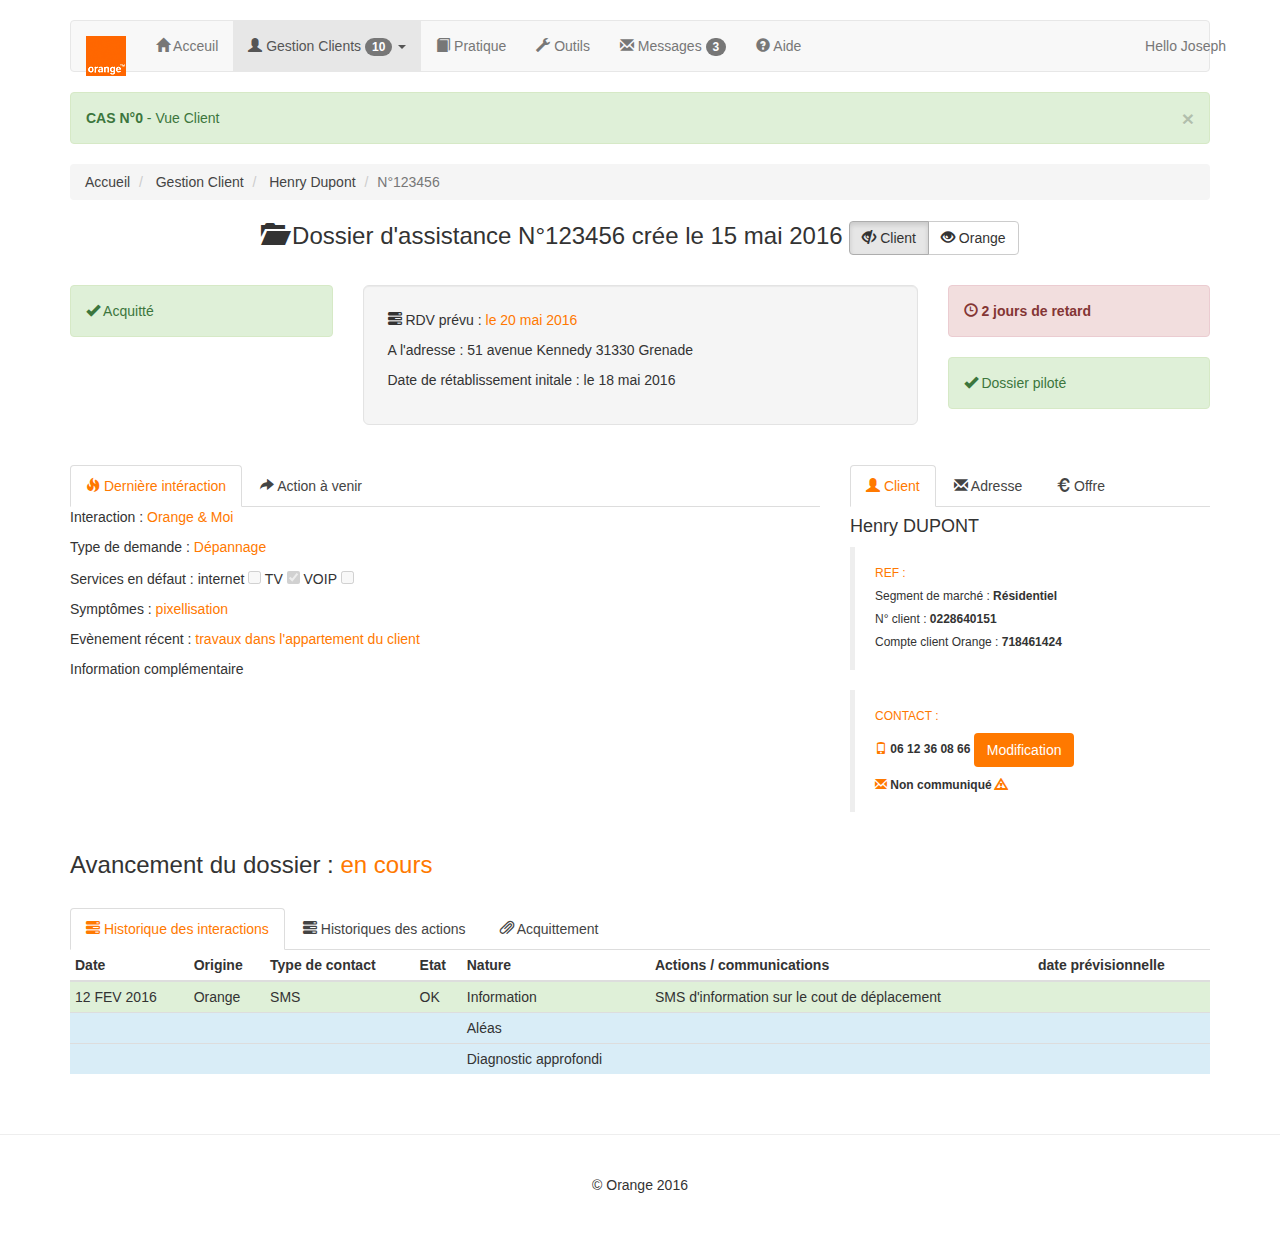
<file: index_client.html>
<!DOCTYPE html>
<html lang="en">

  <head>
    <meta charset="utf-8">
    <meta http-equiv="X-UA-Compatible" content="IE=edge">
    <meta name="viewport" content="width=device-width, initial-scale=1">
    <meta name="description" content="">
    <meta name="author" content="Serafini, Boulanger">
    <link rel="icon" href="icon/orange.ico">

    <title>Mon Dossier d'assistance</title>

    <!-- Bootstrap core CSS -->
    <link href="css/bootstrap.min.css" rel="stylesheet">
    <!-- <link href="https://maxcdn.bootstrapcdn.com/bootswatch/3.2.0/united/bootstrap.min.css" rel="stylesheet" data-mbcode_theme="true"> -->

    <!-- Custom styles for this template -->
    <link href="css/normalize.css" rel="stylesheet">
    <link href="css/justified-nav.css" rel="stylesheet">
    <!--link href="css/orange.bootstrap.min.css" rel="stylesheet"-->
    <!--link href="css/orange.main.less" rel="stylesheet"-->
    <link href="css/specific.css" rel="stylesheet">
    <!-- <link href="css/theme.less" rel="stylesheet"> -->

    <!-- HTML5 shim and Respond.js IE8 support of HTML5 elements and media queries -->
    <!--[if lt IE 9]> <script src="https://oss.maxcdn.com/html5shiv/3.7.2/html5shiv.min.js"></script> <script src="https://oss.maxcdn.com/respond/1.4.2/respond.min.js"></script> <!--[endif]---->
  </head>

  <body>
    <!-- header -->
    <div class="container">
      <div class="masthead">
        <nav role="navigation" class="navbar  navbar-default ">
          <!-- navbar-fixed-top -->
          <div class="container">
            <!-- Brand and toggle get grouped for better mobile display -->
            <div class="navbar-header">
              <button type="button" class="navbar-toggle collapsed" data-toggle="collapse" data-target="#bs-example-navbar-collapse-1" aria-expanded="false">
                <span class="sr-only">Toggle navigation</span>
                <span class="icon-bar"></span>
                <span class="icon-bar"></span>
                <span class="icon-bar"></span>
              </button>
              <a class="navbar-brand" href="#"><img alt="Brand" src="img/orange_logo.png"></a>
            </div>

            <!-- Collect the nav links, forms, and other content for toggling -->
            <div class="collapse navbar-collapse" id="bs-example-navbar-collapse-1">
              <ul class="nav navbar-nav">
                <li>
                  <a href="#">
                    <span class="glyphicon glyphicon-home" aria-hidden="true"></span>
                    Acceuil<span class="sr-only">(current)</span>
                  </a>
                </li>
                <li class="dropdown active">
                  <a href="#" class="dropdown-toggle" data-toggle="dropdown" role="button" aria-haspopup="true" aria-expanded="false">
                    <span class="glyphicon glyphicon-user" aria-hidden="true"></span>
                    Gestion Clients
                    <span class="badge">10</span>
                    <span class="caret"></span>
                  </a>
                  <ul class="dropdown-menu">
                    <li>
                      <a href="123451_tech.html">Dossier 123451</a>
                    </li>
                    <li>
                      <a href="123452_tech.html">Dossier 123452</a>
                    </li>
                    <li>
                      <a href="123453_tech.html">Dossier 123453</a>
                    </li>
                    <li>
                      <a href="123454_tech.html">Dossier 123454</a>
                    </li>
                    <li>
                      <a href="123455_tech.html">Dossier 123455</a>
                    </li>
                    <li>
                      <a href="index.html">Dossier 123456</a>
                    </li>
                  </ul>
                </li>
                <li>
                  <a href="index.html#">
                    <span class="glyphicon glyphicon-book" aria-hidden="true"></span>
                    Pratique</a>
                </li>
                <li>
                  <a href="index.html#">
                    <span class="glyphicon glyphicon-wrench" aria-hidden="true"></span>
                    Outils</a>
                </li>
                <li>
                  <a href="index.html#">
                    <span class="glyphicon glyphicon-envelope" aria-hidden="true"></span>
                    Messages
                    <span class="badge">3</span>
                  </a>
                </li>
                <li>
                  <a href="index.html#">
                    <span class="glyphicon glyphicon-question-sign" aria-hidden="true"></span>
                    Aide</a>
                </li>

              </ul>
              <p class="navbar-text navbar-right">Hello
                <a href="#" class="navbar-link">Joseph</a>
              </p>
            </div>
            <!-- /.navbar-collapse -->
          </div>
          <!-- /.container-fluid -->
        </nav>

      </div>
      <!-- masterhead -->
    </div>
    <!-- header -->

    <!-- container dossier d'assistance spécifique -->
    <div id="assitance" class="container">
      <!-- message temporaire pour la demo maquette -->
      <div id="message" class="">
        <i class="fa fa-star"></i>
        <div style="" class="alert alert-success">
          <button type="button" class="close" data-dismiss="alert" aria-hidden="true">×</button>
          <strong>CAS N°0</strong>
          - Vue Client
        </div>
      </div>
      <!-- bare de navigation -->
      <ol class="breadcrumb">
        <li>
          <a href="#">Accueil</a>
        </li>
        <li>
          <a href="#">Gestion Client</a>
        </li>
        <li>
          <a href="#">Henry Dupont</a>
        </li>
        <li class="active">N°123456</li>
      </ol>

      <h3 class="text-center">
        <span class="glyphicon glyphicon-folder-open" aria-hidden="true"></span>
        Dossier d'assistance N°123456 crée le 15 mai 2016
        <i class="fa fa-archive"></i>
        <div class="btn-group" role="group" aria-label="...">
          <a class="btn btn-default active" href="index_client.html" role="button">
            <span class="glyphicon glyphicon-eye-close" aria-hidden="true"></span>
            Client</a>
          <a class="btn btn-default" href="index.html" role="button">
            <span class="glyphicon glyphicon-eye-open" aria-hidden="true"></span>
            Orange</a>
        </div>
      </h3>

      <br>
      <!-- a virer, gérer le padding -->
      <div id="row-rdv" class="row">
        <div class="col-md-3">
          <div class="alert alert-success" role="alert">
            <span class="glyphicon glyphicon-ok" aria-hidden="true"></span>
            Acquitté</div>
        </div>
        <div class="col-md-6">
          <div class="well well-lg">

            <p>
              <span class="glyphicon glyphicon-tasks" aria-hidden="true"></span>
              RDV prévu :
              <span class="digital_orange_color">le 20 mai 2016</span>
            </p>
            <p>A l'adresse : 51 avenue Kennedy 31330 Grenade</p>
            <p>Date de rétablissement initale : le 18 mai 2016</p>
          </div>
        </div>
        <div class="col-md-3">
          <div class="alert alert-danger" role="alert">
            <a href="#" class="alert-link">
              <span class="glyphicon glyphicon-time" aria-hidden="true"></span>
              2 jours de retard</a>
          </div>
          <div class="alert alert-success" role="alert">
            <span class="glyphicon glyphicon-ok" aria-hidden="true"></span>
            Dossier piloté</div>
        </div>
      </div>
      <!-- row-rdv -->
      <br>
      <!-- a virer, gérer le padding -->
      <div id="row-actions" class="row">
        <div id="col-actions" class="col-md-8">
          <ul class="nav nav-tabs">
            <li class="active">
              <a data-toggle="tab" href="#last">
                <span class="glyphicon glyphicon-fire" aria-hidden="true"></span>
                Dernière intéraction</a>
            </li>
            <li>
              <a data-toggle="tab" href="#action">
                <span class="glyphicon glyphicon-share-alt" aria-hidden="true"></span>
                Action à venir</a>
            </li>
          </ul>
          <div class="tab-content">
            <div id="last" class="tab-pane fade in active">
              <p>Interaction :
                <span class="digital_orange_color">Orange &amp; Moi</span>
              </p>
              <p>Type de demande :
                <span class="digital_orange_color">Dépannage</span>
              </p>
              <p>Services en défaut : internet
                <input type="checkbox" value="" disabled>
                TV
                <input class="digital_orange_color" type="checkbox" value="" checked="checked" disabled>
                VOIP
                <input type="checkbox" value="" disabled>
              </p>
              <p>Symptômes :
                <span class="digital_orange_color">pixellisation</span>
              </p>
              <p>Evènement récent :
                <span class="digital_orange_color">travaux dans l'appartement du client</span>
              </p>
              <p>Information complémentaire</p>
            </div>
            <div id="action" class="tab-pane fade">
              <table class="table table-hover table-condensed">
                <!-- <caption>Interaction/action</caption> -->
                <thead>
                  <tr>
                    <th>Date</th>
                    <th>Acteur</th>
                    <th>description</th>
                    <th>RDV</th>
                    <th>Cout</th>
                  </tr>
                </thead>
                <tbody>
                  <tr class="warning">
                    <td>12 FEV 2016</td>
                    <td>Client</td>
                    <td>Vérifier le câble ethernet</td>
                    <td></td>
                    <td></td>
                  </tr>
                  <tr class="success">
                    <td>12 FEV 2016</td>
                    <td>Orange</td>
                    <td>Intervention au domicile</td>
                    <td>
                      <input type="checkbox" value="" disabled checked="checked">
                    </td>
                    <td>69€</td>
                  </tr>
                </tbody>
              </table>
            </div>
          </div>
        </div>
        <!-- col-actions -->
        <div id="col-info_client" class="col-md-4">
          <ul class="nav nav-tabs">
            <li class="active">
              <a data-toggle="tab" href="#client">
                <span class="glyphicon glyphicon-user" aria-hidden="true"></span>
                Client</a>
            </li>
            <li>
              <a data-toggle="tab" href="#adresse">
                <span class="glyphicon glyphicon-envelope" aria-hidden="true"></span>
                Adresse</a>
            </li>
            <li>
              <a data-toggle="tab" href="#offre">
                <span class="glyphicon glyphicon-euro" aria-hidden="true"></span>
                Offre</a>
            </li>
            <li></li>
          </ul>
          <div class="tab-content">
            <div id="client" class="tab-pane fade in active">
              <h4>Henry DUPONT</h4>
              <blockquote>
                <h6 class="digital_orange_color">REF :
                </h6>
                <h6>Segment de marché :
                  <strong>Résidentiel</strong>
                </h6>
                <h6>N° client :
                  <strong>0228640151</strong>
                </h6>
                <h6>Compte client Orange :
                  <strong>718461424</strong>
                </h6>
              </blockquote>
              <blockquote>
                <h6 class="digital_orange_color">CONTACT :
                </h6>
                <h6>
                  <span class="glyphicon glyphicon-phone digital_orange_color" aria-hidden="true"></span>
                  <strong>06 12 36 08 66
                  </strong>
                  <button type="button" class="btn">Modification</button>
                </h6>
                <h6>
                  <span class="glyphicon glyphicon-envelope digital_orange_color" aria-hidden="true"></span>
                  <strong>Non communiqué</strong>
                  <span class="glyphicon glyphicon-warning-sign digital_orange_color" aria-hidden="true"></span>
                </h6>
                <p></p>
              </blockquote>
            </div>
            <div id="adresse" class="tab-pane fade">
              <h3>adresse</h3>
            </div>
            <div id="offre" class="tab-pane fade">
              <h3>Offre</h3>
            </div>
          </div>
        </div>
        <!-- col-info_client -->
      </div>
      <!-- row-actions -->

      <h3>
        <p>Avancement du dossier :
          <span class="digital_orange_color">en cours</span>
        </p>
      </h3>

      <br>
      <!-- a virer, gérer le padding -->
      <div id="row-historique" class="row">
        <div id="col-historique" class="col-md-12">
          <ul class="nav nav-tabs">
            <li class="active">
              <a data-toggle="tab" href="#historique-interactions">
                <span class="glyphicon glyphicon-tasks" aria-hidden="true"></span>
                Historique des interactions</a>
            </li>
            <li>
              <a data-toggle="tab" href="#historique-actions">
                <span class="glyphicon glyphicon-tasks" aria-hidden="true"></span>
                Historiques des actions</a>
            </li>
            <li>
              <a data-toggle="tab" href="#historique-acquittement">
                <span class="glyphicon glyphicon-paperclip" aria-hidden="true"></span>
                Acquittement</a>
            </li>
          </ul>
          <div class="tab-content">
            <div id="historique-interactions" class="tab-pane fade in active">
              <table class="table table-hover table-condensed">
                <!-- <caption>Interaction/action</caption> -->
                <thead>
                  <tr>
                    <th>Date</th>
                    <th>Origine</th>
                    <th>Type de contact</th>
                    <th>Etat</th>
                    <th>Nature</th>
                    <th>Actions / communications</th>
                    <th>date prévisionnelle</th>
                  </tr>
                </thead>
                <tbody>
                  <tr class="success">
                    <td>12 FEV 2016</td>
                    <td>Orange</td>
                    <td>SMS</td>
                    <td>OK</td>
                    <td>Information</td>
                    <td>SMS d'information sur le cout de déplacement</td>
                    <td></td>
                  </tr>
                  <tr class="info">
                    <td></td>
                    <td></td>
                    <td></td>
                    <td></td>
                    <td>Aléas</td>
                    <td></td>
                    <td></td>
                  </tr>
                  <tr class="info">
                    <td></td>
                    <td></td>
                    <td></td>
                    <td></td>
                    <td>Diagnostic approfondi</td>
                    <td></td>
                    <td></td>
                  </tr>
                </tbody>
              </table>
            </div>
            <div id="historique-actions" class="tab-pane fade">
              <table class="table table-hover table-condensed">
                <!-- <caption>Interaction/action</caption> -->
                <thead>
                  <tr>
                    <th>Date</th>
                    <th>Acteur</th>
                    <th>Etat</th>
                    <th>Nature</th>
                    <th>Compte rendu</th>
                    <th>Vérifications de bon fonctionnement</th>
                    <th>Suite à donner</th>
                  </tr>
                </thead>
                <tbody>
                  <tr class="info">
                    <td>12 FEV 2016</td>
                    <td>Orange</td>
                    <td>Réalisée</td>
                    <td></td>
                    <td></td>
                    <td></td>
                    <td></td>
                  </tr>
                  <tr class="info">
                    <td>10 FEV 2016</td>
                    <td>Orange</td>
                    <td>Reportée</td>
                    <td></td>
                    <td></td>
                    <td></td>
                    <td>...</td>
                  </tr>
                  <tr class="info">
                    <td>9 FEV 2016</td>
                    <td>Orange</td>
                    <td>Annulée</td>
                    <td></td>
                    <td></td>
                    <td></td>
                    <td>...</td>
                  </tr>
                </tbody>
              </table>
            </div>
            <div id="historique-acquittement" class="tab-pane fade">
              acquittements
            </div>
          </div>
        </div>
        <!-- col-historique -->
      </div>
      <!-- row-historique -->

    </div>
    <!-- container assistance -->

    <!-- Site footer -->
    <div class="footer">
      <p>© Orange 2016</p>
    </div>
    <!-- /container -->

    <!-- Bootstrap core JavaScript
          ================================================== -->
    <!-- Placed at the end of the document so the pages load faster -->
    <script src="js/jquery-1.12.1.min.js"></script>
    <script src="js/bootstrap.min.js"></script>

  </body>

</html>
</file>
<file: css/justified-nav.css>
body {
  padding-top: 20px;
}

.footer {
  padding-top: 40px;
  padding-bottom: 40px;
  margin-top: 40px;
  border-top: 1px solid #eee;
}

/* Main marketing message and sign up button */
.jumbotron {
  text-align: center;
  background-color: transparent;
}
.jumbotron .btn {
  padding: 14px 24px;
  font-size: 21px;
}

/* Customize the nav-justified links to be fill the entire space of the .navbar */

.nav-justified {
  background-color: #eee;
  border: 1px solid #ccc;
  border-radius: 5px;
}
.nav-justified > li > a {
  padding-top: 15px;
  padding-bottom: 15px;
  margin-bottom: 0;
  font-weight: bold;
  color: #777;
  text-align: center;
  background-color: #e5e5e5; /* Old browsers */
  background-image: -webkit-gradient(linear, left top, left bottom, from(#f5f5f5), to(#e5e5e5));
  background-image: -webkit-linear-gradient(top, #f5f5f5 0%, #e5e5e5 100%);
  background-image:      -o-linear-gradient(top, #f5f5f5 0%, #e5e5e5 100%);
  background-image: -webkit-gradient(linear, left top, left bottom, from(top), color-stop(0%, #f5f5f5), to(#e5e5e5));
  background-image:         linear-gradient(top, #f5f5f5 0%, #e5e5e5 100%);
  filter: progid:DXImageTransform.Microsoft.gradient( startColorstr='#f5f5f5', endColorstr='#e5e5e5',GradientType=0 ); /* IE6-9 */
  background-repeat: repeat-x; /* Repeat the gradient */
  border-bottom: 1px solid #d5d5d5;
}
.nav-justified > .active > a,
.nav-justified > .active > a:hover,
.nav-justified > .active > a:focus {
  background-color: #ddd;
  background-image: none;
  -webkit-box-shadow: inset 0 3px 7px rgba(0,0,0,.15);
          box-shadow: inset 0 3px 7px rgba(0,0,0,.15);
}
.nav-justified > li:first-child > a {
  border-radius: 5px 5px 0 0;
}
.nav-justified > li:last-child > a {
  border-bottom: 0;
  border-radius: 0 0 5px 5px;
}

@media (min-width: 768px) {
  .nav-justified {
    max-height: 52px;
  }
  .nav-justified > li > a {
    border-right: 1px solid #d5d5d5;
    border-left: 1px solid #fff;
  }
  .nav-justified > li:first-child > a {
    border-left: 0;
    border-radius: 5px 0 0 5px;
  }
  .nav-justified > li:last-child > a {
    border-right: 0;
    border-radius: 0 5px 5px 0;
  }
}

/* Responsive: Portrait tablets and up */
@media screen and (min-width: 768px) {
  /* Remove the padding we set earlier */
  .masthead,
  .marketing,
  .footer {
    padding-right: 0;
    padding-left: 0;
  }
}
</file>
<file: css/specific.css>
body{
font-family: Helvetica Neue,Helvetica,Arial,sans-serif;
}

.navbar.navbar-default:active {
    opacity: 1;
}


.footer{
    text-align: center;
}

.digital_orange_color {
  color : #FF7900;
}

button {
  background-color : #FF7900;
  color : white;
}

button:hover {
  background-color: #000000;
  color : white;
}

a {
  color : #444444;
}

a:hover{
    color : #FF7900;
}

.nav-tabs > li.active > a, .nav-tabs > li.active > a:hover, .nav-tabs > li.active > a:focus {
  color : #FF7900;
}
</file>
